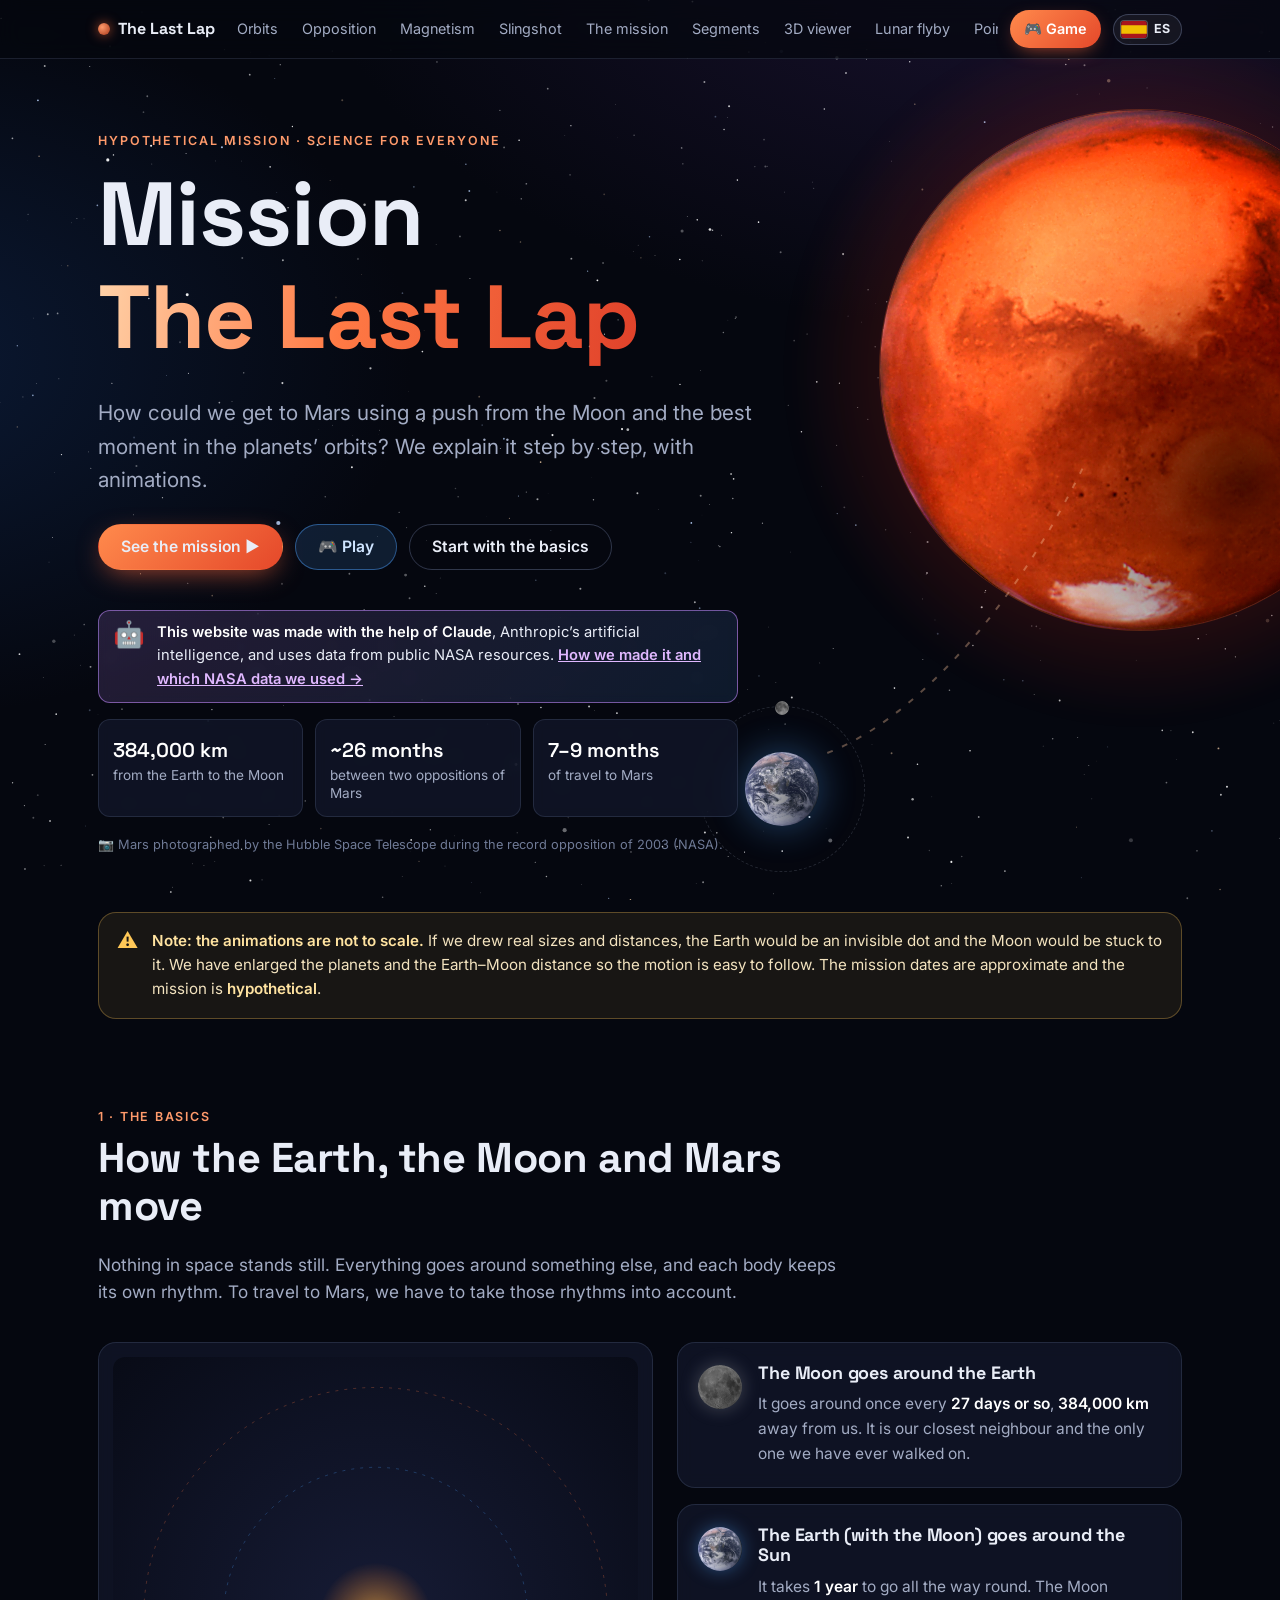
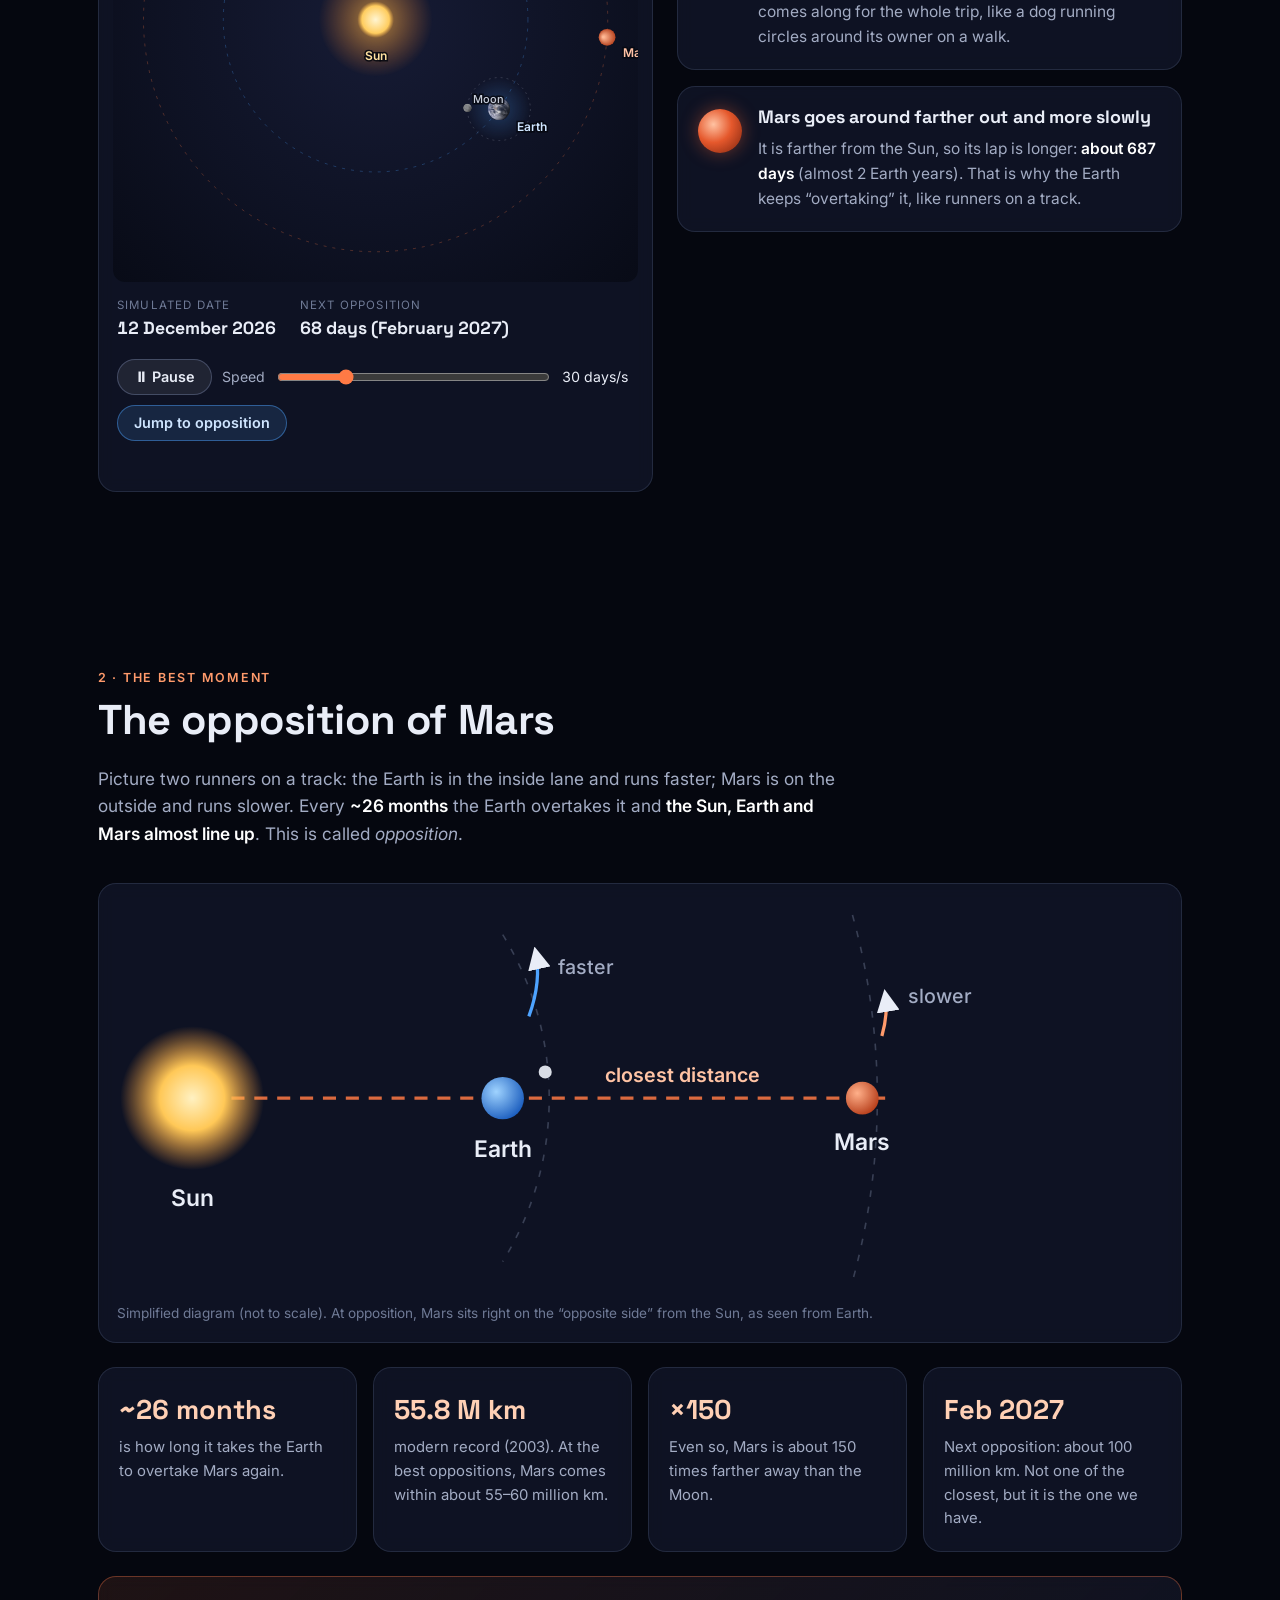
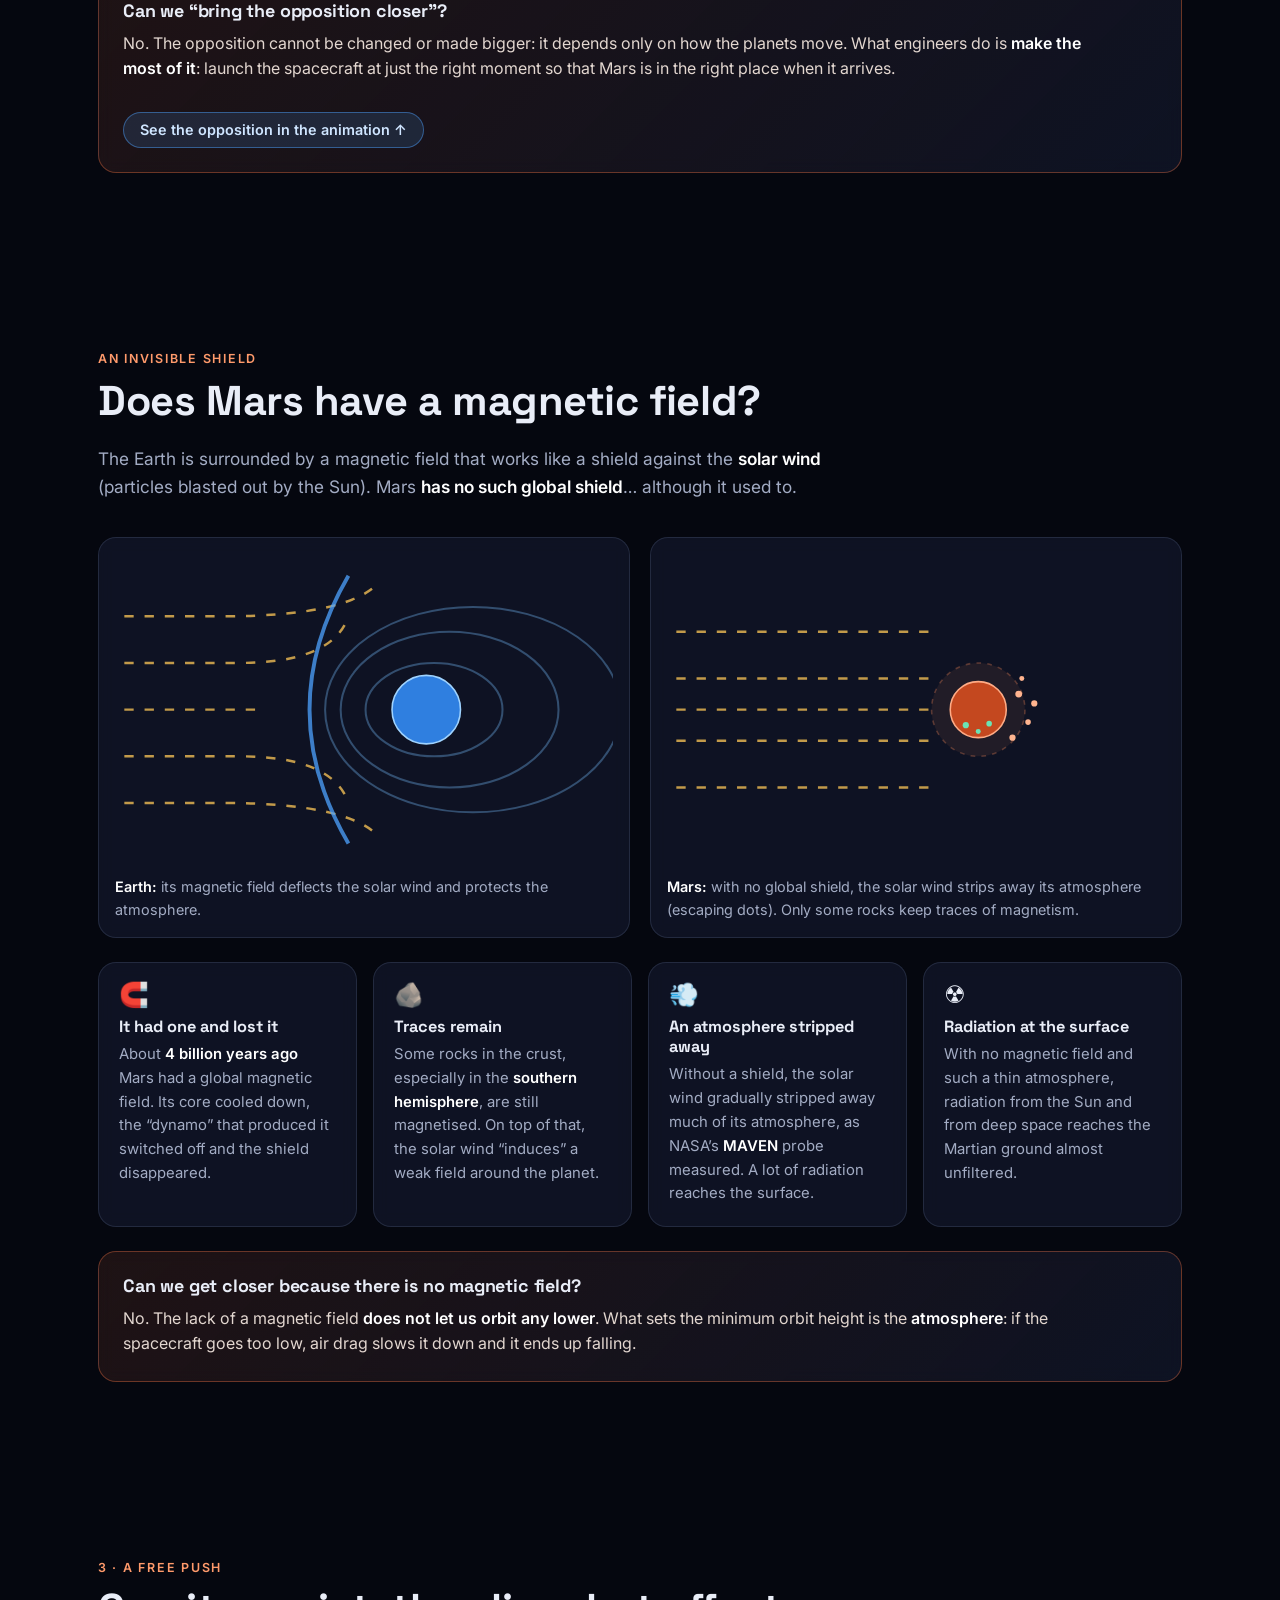
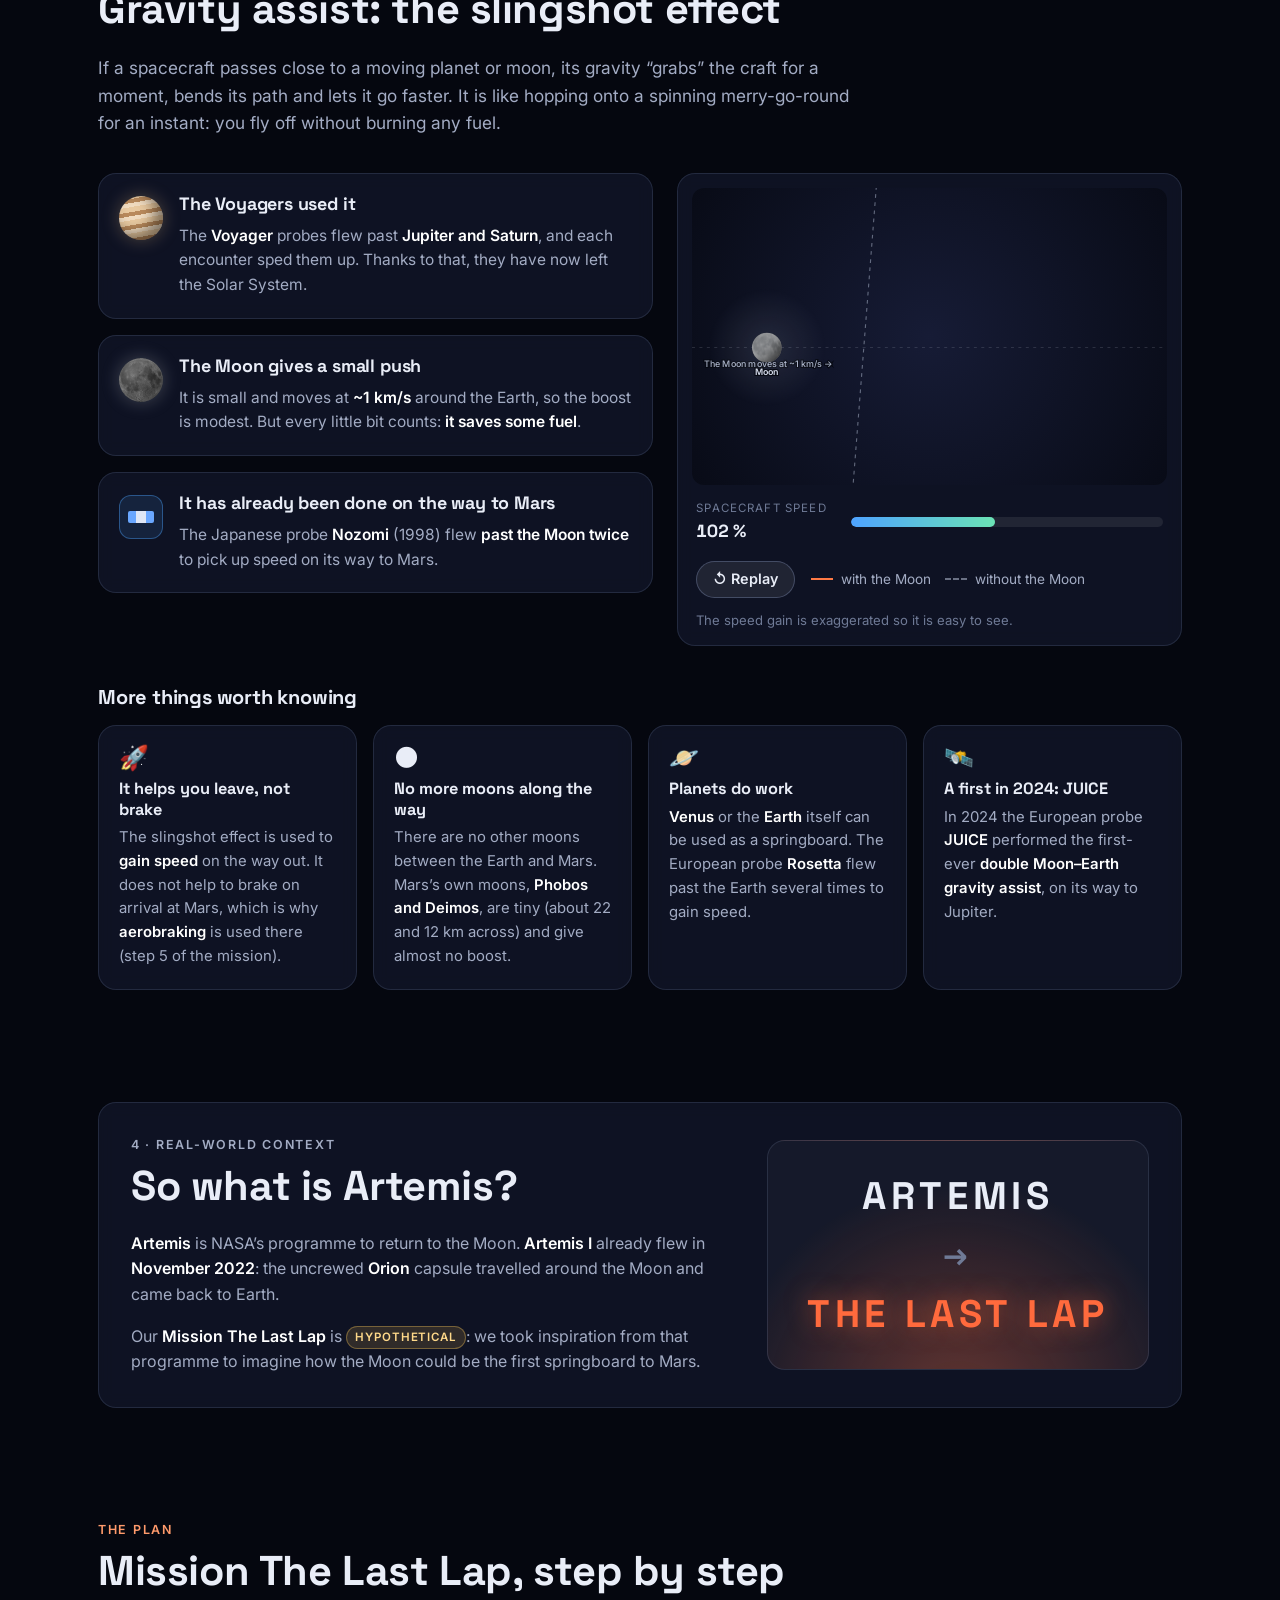
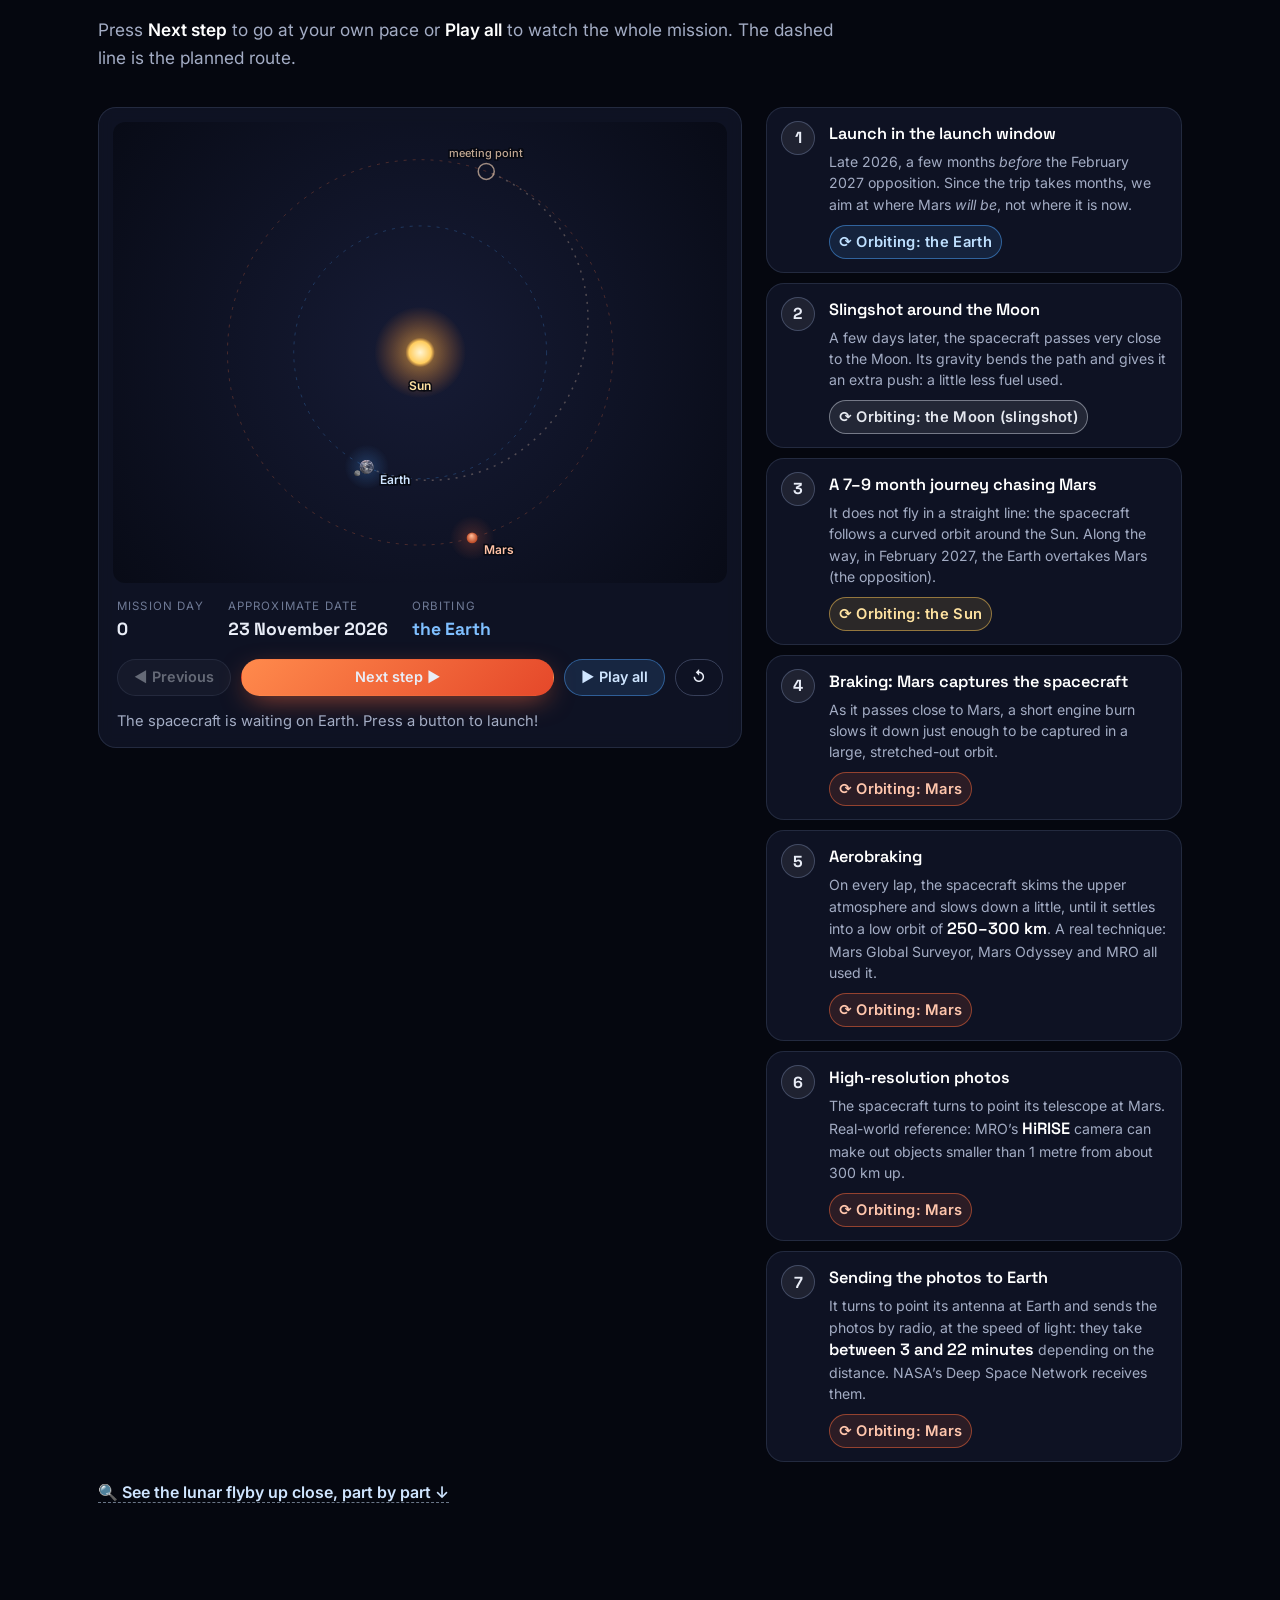
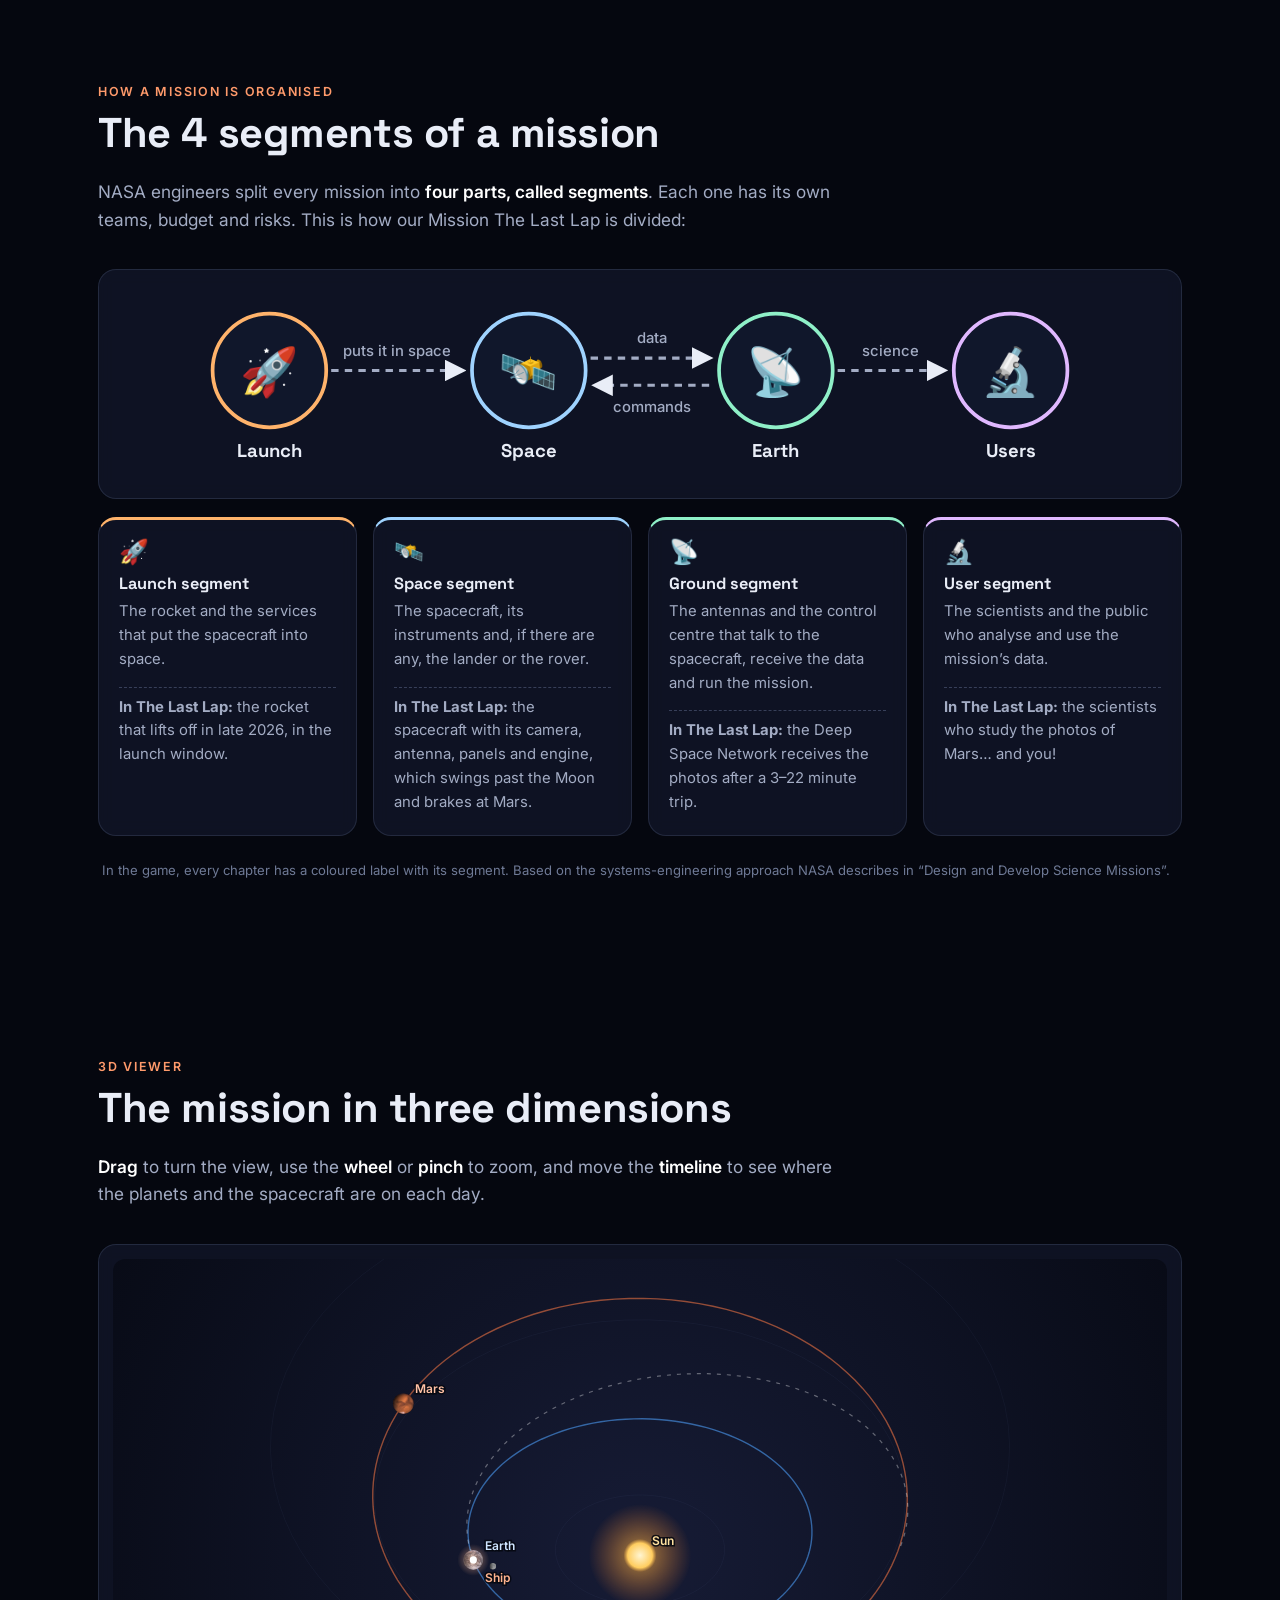
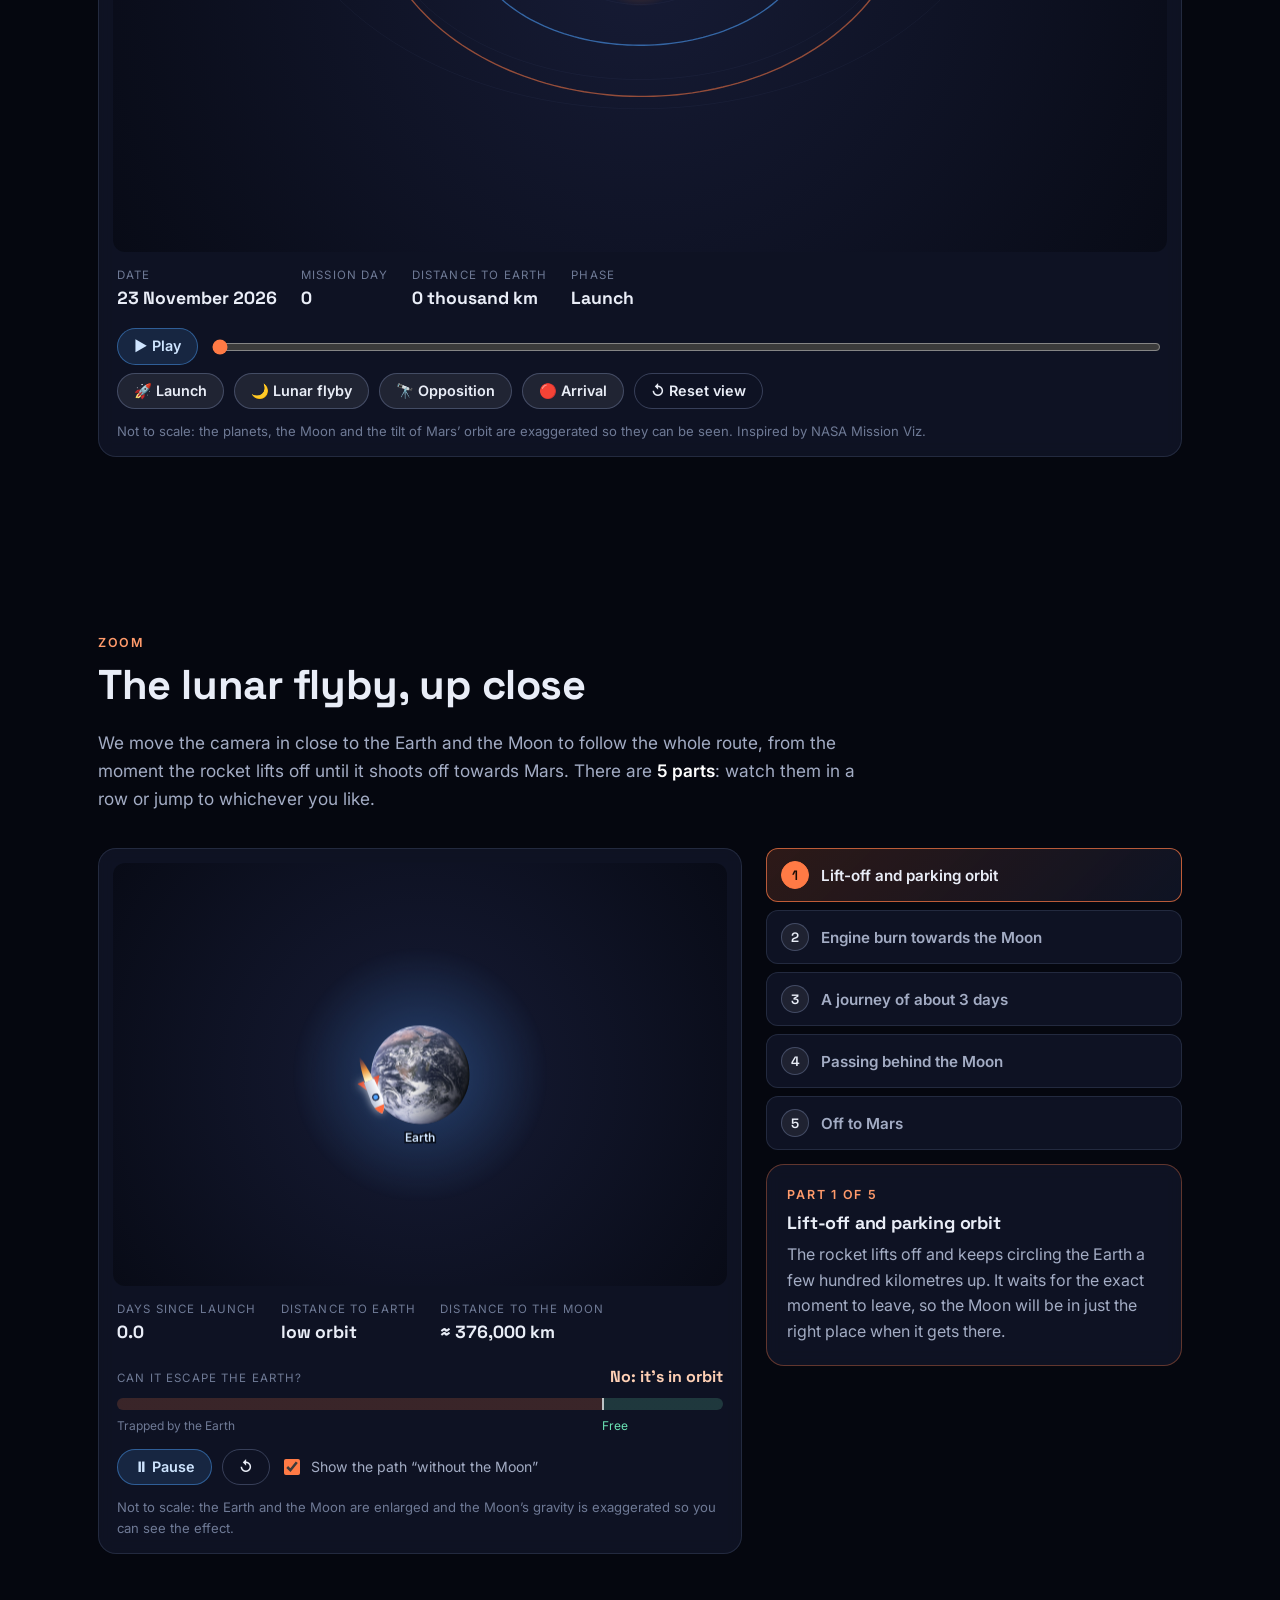
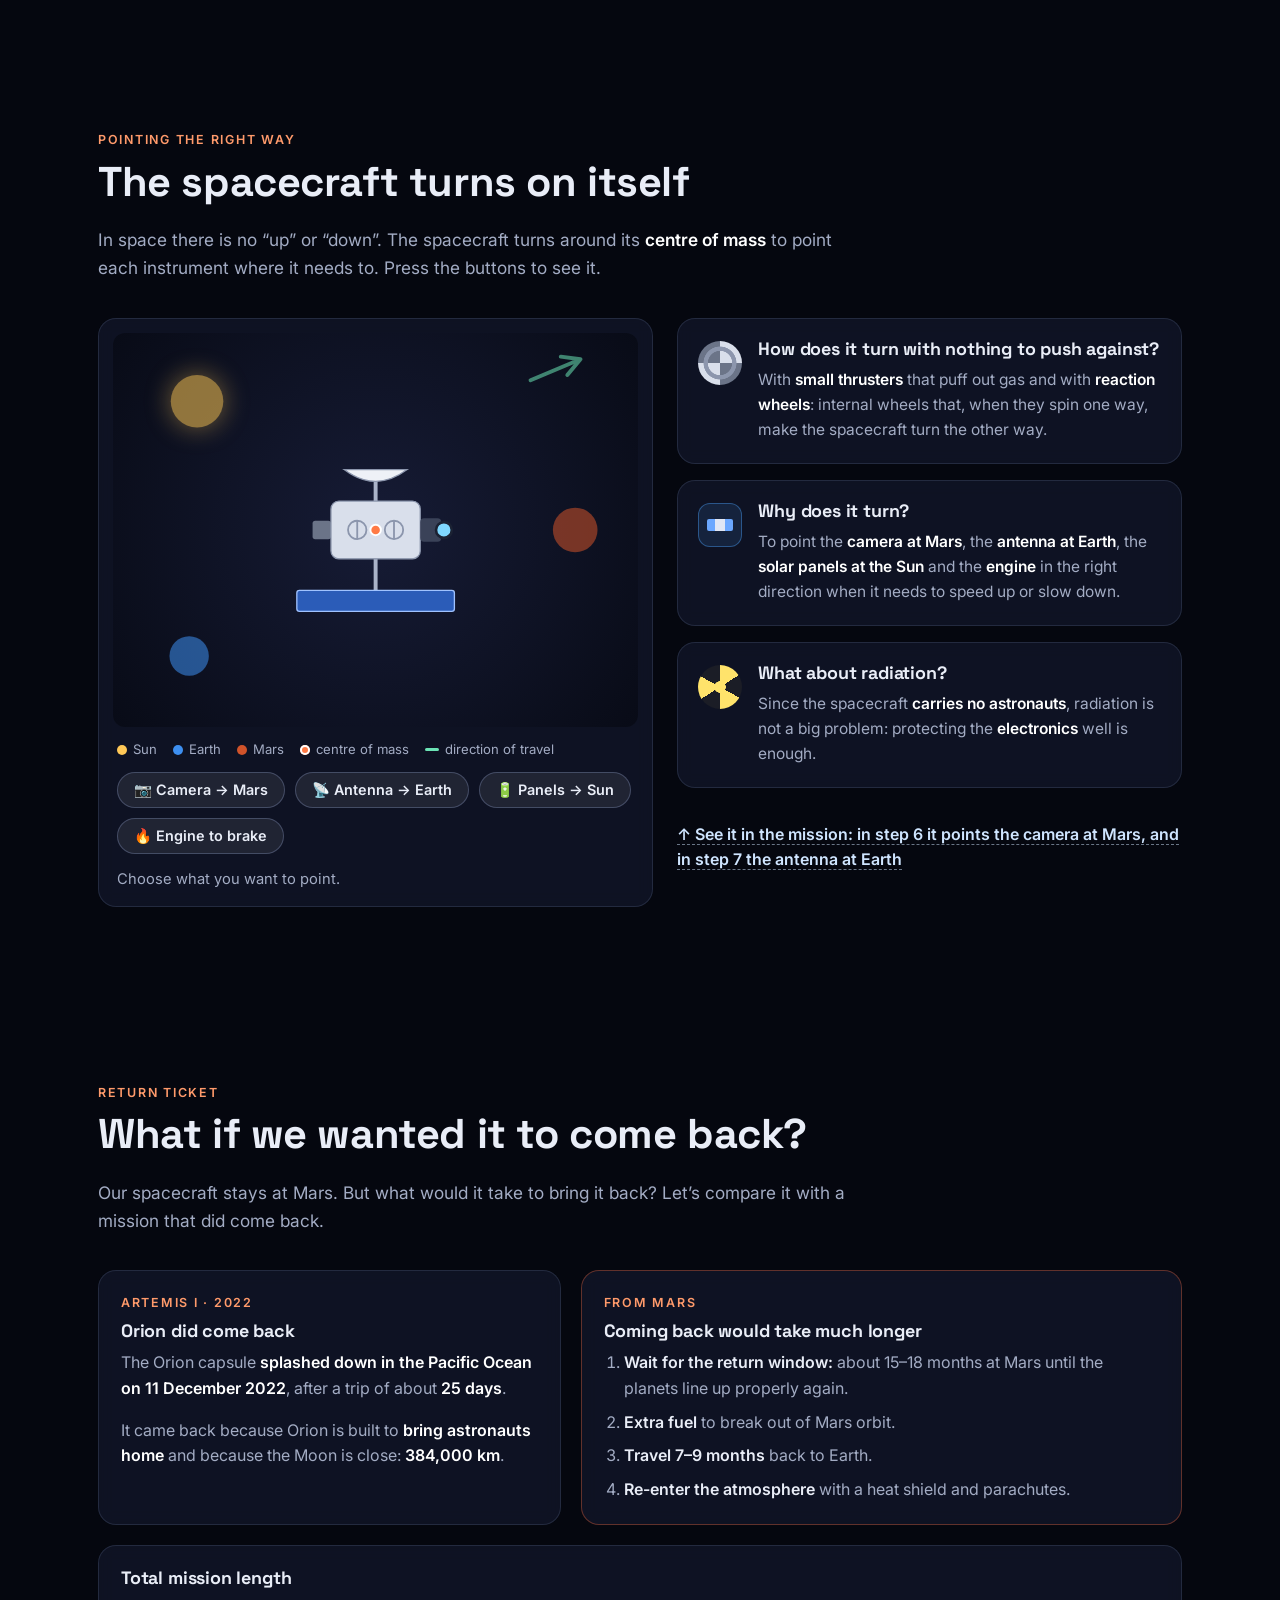
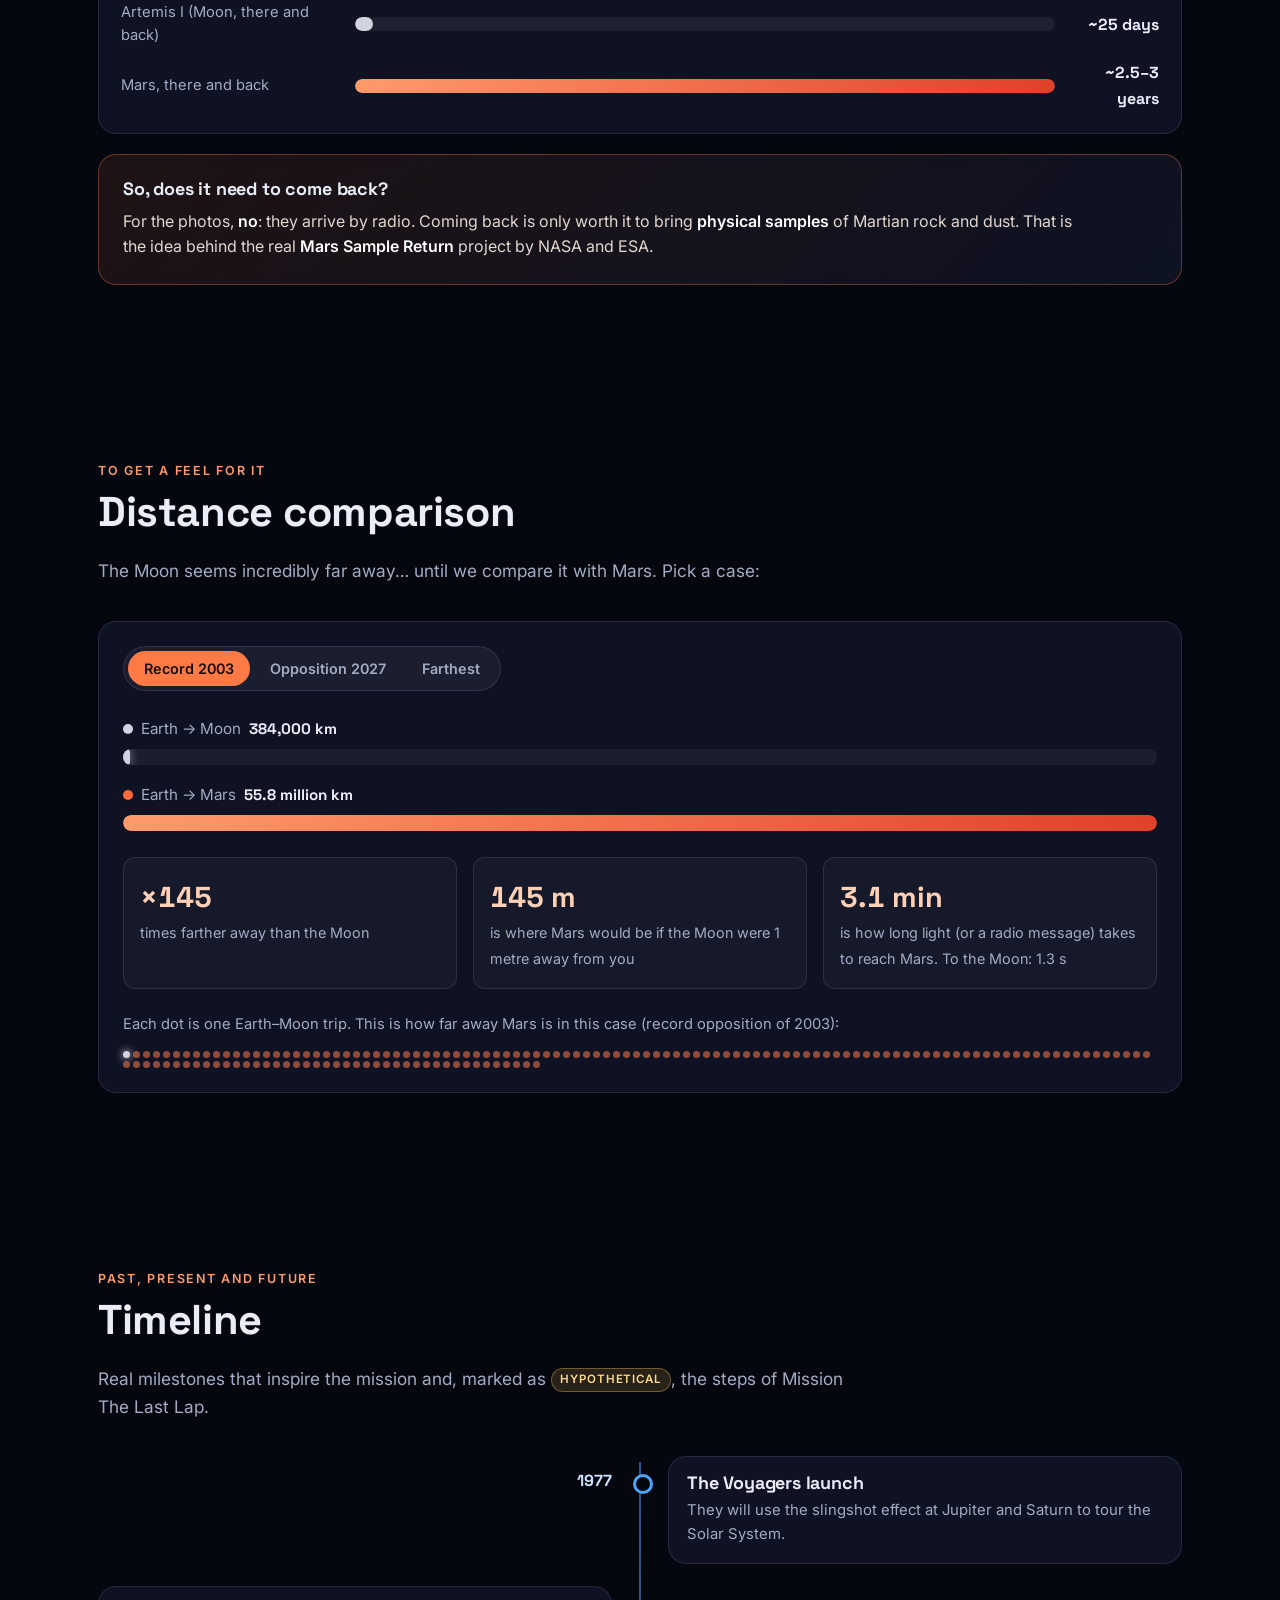
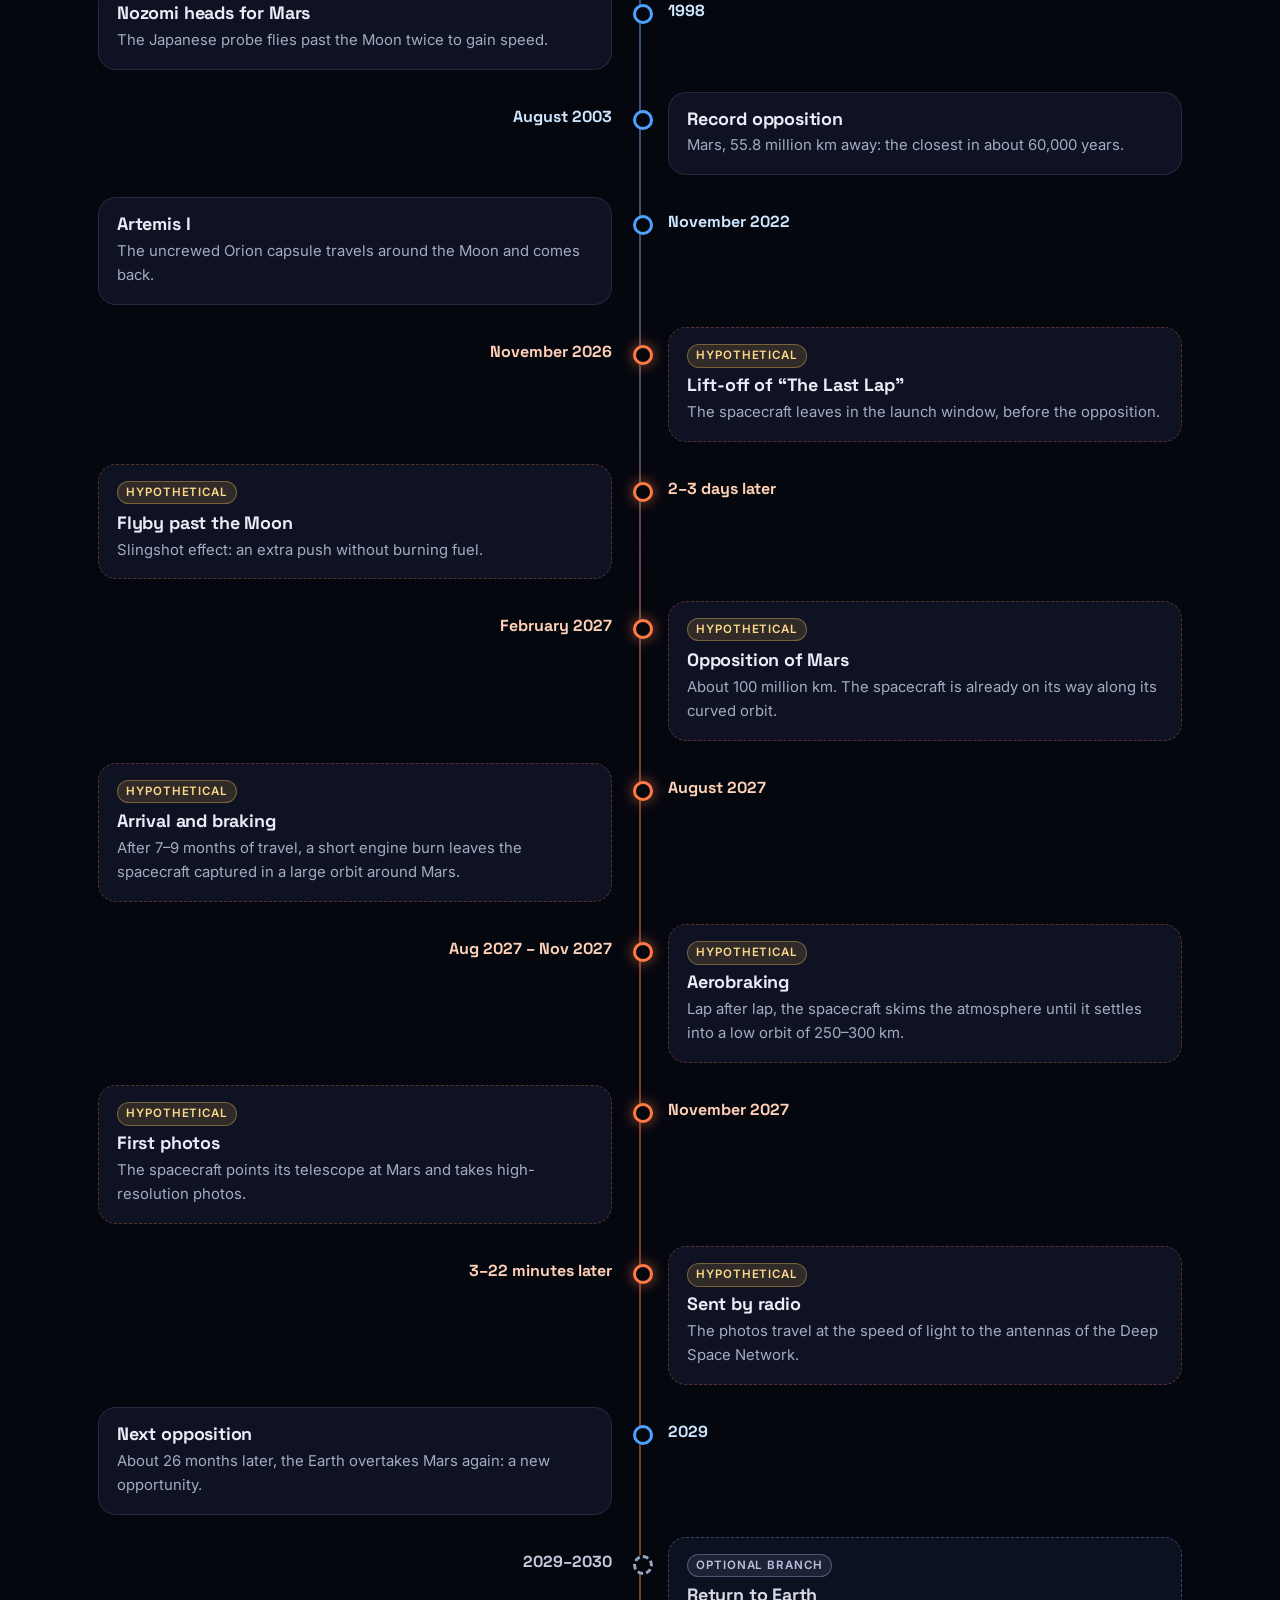
<file: index.html>
<!doctype html>
<html lang="en">
<head>
  <meta charset="utf-8">
  <meta name="viewport" content="width=device-width, initial-scale=1">
  <title>Misión The Last Lap</title>
  <meta name="description" content="Web educativa e interactiva sobre una misión hipotética a Marte que usa la Luna como impulso: órbitas, oposición de Marte, efecto honda y plan de la misión.">
  <meta name="theme-color" content="#05070f">
  <link rel="preconnect" href="https://fonts.googleapis.com">
  <link rel="preconnect" href="https://fonts.gstatic.com" crossorigin>
  <link href="https://fonts.googleapis.com/css2?family=Inter:wght@400;500;600&family=Space+Grotesk:wght@500;700&display=swap" rel="stylesheet">
  <link rel="stylesheet" href="styles.css">
</head>
<body>
  <canvas id="stars" aria-hidden="true"></canvas>

  <header class="nav">
    <div class="container nav-inner">
      <a class="brand" href="#inicio"><span class="brand-dot" aria-hidden="true"></span>The Last Lap</a>
      <button class="menu-btn" id="menu-btn" type="button" aria-expanded="false" aria-controls="site-nav" aria-label="Menú de secciones"></button>
      <nav id="site-nav" aria-label="Secciones">
        <a href="#orbitas">Órbitas</a>
        <a href="#oposicion">Oposición</a>
        <a href="#magnetismo">Magnetismo</a>
        <a href="#honda">Efecto honda</a>
        <a href="#mision">La misión</a>
        <a href="#segmentos">Segmentos</a>
        <a href="#visor3d">Visor 3D</a>
        <a href="#zoom-luna">Paso lunar</a>
        <a href="#orientacion">Orientación</a>
        <a href="#regreso">Regreso</a>
        <a href="#distancias">Distancias</a>
        <a href="#cronologia">Cronología</a>
        <a href="#estacion">Estación</a>
        <a href="#gravedad">Simulador de gravedad</a>
        <a href="#reto-luna">Reto lunar</a>
        <a href="#recursos">Recursos</a>
        <a href="#impacto">Impacto</a>
        <a href="#transparencia">Cómo se hizo</a>
      </nav>
      <a class="game-btn" href="#juego">🎮 Juego</a>
      <button class="lang-btn" id="lang-btn" type="button" aria-label="Switch to English" title="English">
        <svg class="flag flag-uk" viewBox="0 0 60 30" aria-hidden="true">
          <clipPath id="uk-s"><path d="M0,0 v30 h60 v-30 z"/></clipPath>
          <clipPath id="uk-t"><path d="M30,15 h30 v15 z v15 h-30 z h-30 v-15 z v-15 h30 z"/></clipPath>
          <g clip-path="url(#uk-s)">
            <path d="M0,0 v30 h60 v-30 z" fill="#012169"/>
            <path d="M0,0 L60,30 M60,0 L0,30" stroke="#fff" stroke-width="6"/>
            <path d="M0,0 L60,30 M60,0 L0,30" clip-path="url(#uk-t)" stroke="#C8102E" stroke-width="4"/>
            <path d="M30,0 v30 M0,15 h60" stroke="#fff" stroke-width="10"/>
            <path d="M30,0 v30 M0,15 h60" stroke="#C8102E" stroke-width="6"/>
          </g>
        </svg>
        <svg class="flag flag-es" viewBox="0 0 60 40" aria-hidden="true">
          <rect width="60" height="40" fill="#AA151B"/>
          <rect y="10" width="60" height="20" fill="#F1BF00"/>
        </svg>
        <span class="lang-code lang-code-en">EN</span><span class="lang-code lang-code-es">ES</span>
      </button>
    </div>
  </header>

  <main>
    <!-- PORTADA -->
    <section id="inicio" class="hero">
      <div class="hero-art" aria-hidden="true">
        <div class="hero-mars"></div>
        <div class="hero-earth"><div class="hero-moon-orbit"><div class="hero-moon"></div></div></div>
        <svg class="hero-path" viewBox="0 0 600 400" preserveAspectRatio="none">
          <path d="M60 360 C 200 330, 380 230, 520 70" />
        </svg>
      </div>
      <div class="container hero-content">
        <p class="eyebrow">Misión hipotética · Divulgación científica</p>
        <h1>Misión <span class="grad">The Last Lap</span></h1>
        <p class="lead">¿Cómo llegaríamos a Marte aprovechando el empujón de la Luna y el mejor momento de las órbitas? Te lo contamos paso a paso, con animaciones.</p>
        <div class="hero-cta">
          <a class="btn primary" href="#mision">Ver la misión ▶</a>
          <a class="btn accent" href="#juego">🎮 Jugar</a>
          <a class="btn ghost" href="#orbitas">Empezar por lo básico</a>
        </div>
        <aside class="ai-banner" role="note">
          <span class="ai-banner-icon" aria-hidden="true">🤖</span>
          <p><strong>Esta web se hizo con ayuda de Claude</strong>, la inteligencia artificial de Anthropic, y usa datos de recursos públicos de la NASA. <a href="#transparencia">Cómo la hicimos y qué datos de la NASA usamos →</a></p>
        </aside>
        <ul class="hero-stats">
          <li><strong>384.000 km</strong><span>de la Tierra a la Luna</span></li>
          <li><strong>~26 meses</strong><span>entre dos oposiciones de Marte</span></li>
          <li><strong>7–9 meses</strong><span>de viaje hasta Marte</span></li>
        </ul>
        <p class="photo-credit">📷 Marte fotografiado por el telescopio espacial Hubble durante la oposición récord de 2003 (NASA).</p>
      </div>
    </section>

    <div class="container">
      <aside class="notice" role="note">
        <span class="notice-icon" aria-hidden="true">⚠</span>
        <p><strong>Ojo: las animaciones no están a escala real.</strong> Si dibujáramos tamaños y distancias reales, la Tierra sería un puntito invisible y la Luna estaría pegada a ella. Hemos agrandado los planetas y la distancia Tierra–Luna para que se entienda el movimiento. Las fechas de la misión son aproximadas y la misión es <strong>hipotética</strong>.</p>
      </aside>
    </div>

    <!-- 1. ÓRBITAS -->
    <section id="orbitas" class="section">
      <div class="container">
        <header class="section-head">
          <p class="kicker">1 · Lo básico</p>
          <h2>Cómo se mueven la Tierra, la Luna y Marte</h2>
          <p class="section-lead">Nada en el espacio está quieto. Todo gira alrededor de algo, y cada cuerpo lleva su propio ritmo. Para ir a Marte hay que tener en cuenta esos ritmos.</p>
        </header>

        <div class="split">
          <figure class="viz card" id="solar-wrap">
            <canvas id="solar" class="canvas-square" role="img" aria-label="Animación del Sol con la Tierra, la Luna y Marte girando en sus órbitas"></canvas>
            <figcaption class="viz-bar">
              <div class="readout">
                <span class="readout-label">Fecha simulada</span>
                <span class="readout-value" id="solar-date">—</span>
              </div>
              <div class="readout">
                <span class="readout-label">Próxima oposición</span>
                <span class="readout-value" id="solar-next">—</span>
              </div>
            </figcaption>
            <div class="controls">
              <button class="btn small" id="solar-play" type="button">⏸ Pausa</button>
              <label class="speed">
                <span>Velocidad</span>
                <input type="range" id="solar-speed" min="2" max="120" value="30" aria-describedby="solar-speed-out">
                <output id="solar-speed-out">30 días/s</output>
              </label>
              <button class="btn small accent" id="solar-opp" type="button">Saltar a la oposición</button>
            </div>
            <p class="status" id="solar-status" aria-live="polite"></p>
          </figure>

          <div class="stack">
            <article class="card info">
              <div class="info-icon moon-ic" aria-hidden="true"></div>
              <div>
                <h3>La Luna gira alrededor de la Tierra</h3>
                <p>Da una vuelta cada <strong>unos 27 días</strong>, a <strong>384.000 km</strong> de nosotros. Es el astro más cercano y el único que ya hemos pisado.</p>
              </div>
            </article>
            <article class="card info">
              <div class="info-icon earth-ic" aria-hidden="true"></div>
              <div>
                <h3>La Tierra (con la Luna) gira alrededor del Sol</h3>
                <p>Tarda <strong>1 año</strong> en dar la vuelta completa. La Luna nos acompaña en todo el recorrido, como un perro que da vueltas a su dueño mientras pasean.</p>
              </div>
            </article>
            <article class="card info">
              <div class="info-icon mars-ic" aria-hidden="true"></div>
              <div>
                <h3>Marte gira más lejos y más despacio</h3>
                <p>Está más alejado del Sol, así que su vuelta es más larga: <strong>unos 687 días</strong> (casi 2 años terrestres). Por eso la Tierra lo va «adelantando» como en una pista de atletismo.</p>
              </div>
            </article>
          </div>
        </div>
      </div>
    </section>

    <!-- 2. OPOSICIÓN -->
    <section id="oposicion" class="section">
      <div class="container">
        <header class="section-head">
          <p class="kicker">2 · El mejor momento</p>
          <h2>La oposición de Marte</h2>
          <p class="section-lead">Imagina dos corredores en una pista: la Tierra va por la calle de dentro y más rápido; Marte, por fuera y más lento. Cada <strong>~26 meses</strong> la Tierra lo adelanta y quedan <strong>Sol, Tierra y Marte casi en línea</strong>. A eso se le llama <em>oposición</em>.</p>
        </header>

        <figure class="card diagram">
          <svg viewBox="0 0 640 240" role="img" aria-label="Esquema: el Sol, la Tierra y Marte alineados durante la oposición">
            <defs>
              <radialGradient id="g-sun" cx="50%" cy="50%" r="50%">
                <stop offset="0%" stop-color="#fff1c2"/><stop offset="45%" stop-color="#ffc857"/><stop offset="100%" stop-color="#ff9a3c" stop-opacity="0"/>
              </radialGradient>
              <radialGradient id="g-earth" cx="35%" cy="35%" r="70%">
                <stop offset="0%" stop-color="#9fd3ff"/><stop offset="100%" stop-color="#1d5fbf"/>
              </radialGradient>
              <radialGradient id="g-mars" cx="35%" cy="35%" r="70%">
                <stop offset="0%" stop-color="#ffb08a"/><stop offset="100%" stop-color="#b8401c"/>
              </radialGradient>
              <marker id="arrow" viewBox="0 0 10 10" refX="8" refY="5" markerWidth="7" markerHeight="7" orient="auto-start-reverse">
                <path d="M0 0 L10 5 L0 10 z" fill="currentColor"/>
              </marker>
            </defs>
            <path d="M 236 20 A 190 190 0 0 1 236 220" class="d-orbit"/>
            <path d="M 450 8 A 420 420 0 0 1 450 232" class="d-orbit"/>
            <line x1="56" y1="120" x2="470" y2="120" class="d-line"/>
            <circle cx="46" cy="120" r="44" fill="url(#g-sun)"/>
            <circle cx="236" cy="120" r="13" fill="url(#g-earth)"/>
            <circle cx="262" cy="104" r="4" fill="#d9dde6"/>
            <circle cx="456" cy="120" r="10" fill="url(#g-mars)"/>
            <path d="M 252 70 q 8 -22 4 -40" class="d-move earth-move" marker-end="url(#arrow)"/>
            <path d="M 468 82 q 4 -14 2 -26" class="d-move mars-move" marker-end="url(#arrow)"/>
            <text x="46" y="186" class="d-label" text-anchor="middle">Sol</text>
            <text x="236" y="156" class="d-label" text-anchor="middle">Tierra</text>
            <text x="456" y="152" class="d-label" text-anchor="middle">Marte</text>
            <text x="346" y="110" class="d-dist" text-anchor="middle">distancia mínima</text>
            <text x="270" y="44" class="d-small">más rápida</text>
            <text x="484" y="62" class="d-small">más lento</text>
          </svg>
          <figcaption>Esquema simplificado (no a escala). En la oposición, Marte queda justo «al otro lado» del Sol visto desde la Tierra.</figcaption>
        </figure>

        <div class="facts">
          <div class="fact card"><span class="fact-num">~26 meses</span><p>es lo que tarda la Tierra en volver a adelantar a Marte.</p></div>
          <div class="fact card"><span class="fact-num">55,8 M km</span><p>récord moderno (2003). En las mejores oposiciones, Marte se queda a unos 55–60 millones de km.</p></div>
          <div class="fact card"><span class="fact-num">×150</span><p>Aun así, Marte está unas 150 veces más lejos que la Luna.</p></div>
          <div class="fact card"><span class="fact-num">Feb 2027</span><p>Próxima oposición: unos 100 millones de km. No es de las más cercanas, pero es la que tenemos.</p></div>
        </div>

        <div class="callout card">
          <h3>¿Podemos «acercar» la oposición?</h3>
          <p>No. La oposición no se puede cambiar ni agrandar: depende solo de cómo giran los planetas. Lo que hacen los ingenieros es <strong>aprovecharla</strong>: lanzar la nave en el momento justo para que Marte esté en el sitio adecuado cuando ella llegue.</p>
          <button class="btn small accent" id="goto-opp" type="button">Ver la oposición en la animación ↑</button>
        </div>
      </div>
    </section>

    <!-- ¿MARTE TIENE CAMPO MAGNÉTICO? -->
    <section id="magnetismo" class="section">
      <div class="container">
        <header class="section-head">
          <p class="kicker">Escudo invisible</p>
          <h2>¿Marte tiene campo magnético?</h2>
          <p class="section-lead">La Tierra está rodeada por un campo magnético que funciona como un escudo contra el <strong>viento solar</strong> (partículas que salen disparadas del Sol). Marte <strong>no tiene ese escudo global</strong>… aunque lo tuvo.</p>
        </header>

        <div class="mag-compare">
          <figure class="card mag-fig">
            <svg viewBox="0 0 320 200" role="img" aria-label="La Tierra con su campo magnético desviando el viento solar">
              <g class="wind">
                <path d="M6 40 H70 Q150 40 170 18"/><path d="M6 70 H80 Q140 70 150 40"/><path d="M6 100 H96"/>
                <path d="M6 130 H80 Q140 130 150 160"/><path d="M6 160 H70 Q150 160 170 182"/>
              </g>
              <path class="bow" d="M150 14 Q100 100 150 186"/>
              <g class="field">
                <ellipse cx="205" cy="100" rx="44" ry="30"/><ellipse cx="215" cy="100" rx="70" ry="50"/><ellipse cx="230" cy="100" rx="95" ry="66"/>
              </g>
              <circle cx="200" cy="100" r="22" class="planet-earth"/>
            </svg>
            <figcaption><strong>Tierra:</strong> su campo magnético desvía el viento solar y protege la atmósfera.</figcaption>
          </figure>
          <figure class="card mag-fig">
            <svg viewBox="0 0 320 200" role="img" aria-label="Marte sin campo magnético: el viento solar choca con él y arranca parte de su atmósfera">
              <g class="wind">
                <path d="M6 50 H170"/><path d="M6 80 H170"/><path d="M6 100 H170"/><path d="M6 120 H170"/><path d="M6 150 H170"/>
              </g>
              <circle cx="200" cy="100" r="30" class="atmo-thin"/>
              <circle cx="200" cy="100" r="18" class="planet-mars"/>
              <g class="escape-dots">
                <circle cx="226" cy="90" r="2.2"/><circle cx="232" cy="108" r="1.8"/><circle cx="222" cy="118" r="2"/>
                <circle cx="228" cy="80" r="1.6"/><circle cx="236" cy="96" r="2"/>
              </g>
              <g class="crust"><circle cx="192" cy="110" r="2"/><circle cx="200" cy="114" r="1.6"/><circle cx="207" cy="109" r="1.8"/></g>
            </svg>
            <figcaption><strong>Marte:</strong> sin escudo global, el viento solar le arranca atmósfera (puntos que escapan). Solo quedan restos magnéticos en algunas rocas.</figcaption>
          </figure>
        </div>

        <div class="facts">
          <div class="fact card"><span class="fact-icon" aria-hidden="true">🧲</span><h4>Lo tuvo y lo perdió</h4><p>Hace unos <strong>4.000 millones de años</strong> Marte tenía un campo magnético global. Su núcleo se enfrió, la «dinamo» que lo generaba se apagó y el escudo desapareció.</p></div>
          <div class="fact card"><span class="fact-icon" aria-hidden="true">🪨</span><h4>Quedan restos</h4><p>Algunas rocas de la corteza, sobre todo en el <strong>hemisferio sur</strong>, siguen magnetizadas. Además, el viento solar «induce» un campo débil alrededor del planeta.</p></div>
          <div class="fact card"><span class="fact-icon" aria-hidden="true">💨</span><h4>Atmósfera arrancada</h4><p>Sin escudo, el viento solar le fue arrancando gran parte de la atmósfera: lo midió la sonda <strong>MAVEN</strong> de la NASA. A la superficie llega mucha radiación.</p></div>
          <div class="fact card"><span class="fact-icon" aria-hidden="true">☢️</span><h4>Radiación en la superficie</h4><p>Sin campo magnético y con una atmósfera tan fina, la radiación del Sol y del espacio llega casi sin filtro al suelo marciano.</p></div>
        </div>

        <div class="callout card">
          <h3>¿Podemos acercarnos más al no haber campo magnético?</h3>
          <p>No. Que Marte no tenga campo magnético <strong>no permite orbitar más bajo</strong>. Lo que marca la altura mínima de la órbita es la <strong>atmósfera</strong>: si la nave baja demasiado, el rozamiento la frena y acaba cayendo.</p>
        </div>
      </div>
    </section>

    <!-- 3. EFECTO HONDA -->
    <section id="honda" class="section">
      <div class="container">
        <header class="section-head">
          <p class="kicker">3 · Un empujón gratis</p>
          <h2>Asistencia gravitatoria: el efecto honda</h2>
          <p class="section-lead">Si una nave pasa cerca de un astro que se mueve, su gravedad la «engancha» un momento, la curva y la suelta más rápido. Es como subirse un instante a un tiovivo en marcha: sales disparado sin gastar combustible.</p>
        </header>

        <div class="split reverse">
          <figure class="viz card">
            <canvas id="sling" class="canvas-wide" role="img" aria-label="Animación: una nave pasa por detrás de la Luna en movimiento y sale con más velocidad"></canvas>
            <figcaption class="viz-bar">
              <div class="readout">
                <span class="readout-label">Velocidad de la nave</span>
                <span class="readout-value" id="sling-speed">100 %</span>
              </div>
              <div class="meter" aria-hidden="true"><div class="meter-fill" id="sling-meter"></div></div>
            </figcaption>
            <div class="controls">
              <button class="btn small" id="sling-replay" type="button">↺ Repetir</button>
              <span class="legend"><i class="lg-ship"></i>con la Luna <i class="lg-ghost"></i>sin la Luna</span>
            </div>
            <p class="fine">El aumento de velocidad está exagerado para que se vea bien.</p>
          </figure>

          <div class="stack">
            <article class="card info">
              <div class="info-icon jup-ic" aria-hidden="true"></div>
              <div>
                <h3>Lo usaron las Voyager</h3>
                <p>Las sondas <strong>Voyager</strong> pasaron junto a <strong>Júpiter y Saturno</strong> y cada encuentro las aceleró. Gracias a eso hoy están fuera del sistema solar.</p>
              </div>
            </article>
            <article class="card info">
              <div class="info-icon moon-ic" aria-hidden="true"></div>
              <div>
                <h3>La Luna da un empujón pequeño</h3>
                <p>Es un astro pequeño y se mueve a <strong>~1 km/s</strong> alrededor de la Tierra, así que el impulso es modesto. Pero cada poco cuenta: <strong>ahorra algo de combustible</strong>.</p>
              </div>
            </article>
            <article class="card info">
              <div class="info-icon probe-ic" aria-hidden="true"></div>
              <div>
                <h3>Ya se ha hecho rumbo a Marte</h3>
                <p>La sonda japonesa <strong>Nozomi</strong> (1998) pasó <strong>dos veces junto a la Luna</strong> para coger impulso en su camino hacia Marte.</p>
              </div>
            </article>
          </div>
        </div>

        <h3 class="sub-head">Más cosas que conviene saber</h3>
        <div class="facts honda-more">
          <div class="fact card"><span class="fact-icon" aria-hidden="true">🚀</span><h4>Sirve para salir, no para frenar</h4><p>El efecto honda se usa para <strong>ganar velocidad</strong> al salir. Para frenar al llegar a Marte no ayuda, por eso allí se usa el <strong>aerofrenado</strong> (paso 5 de la misión).</p></div>
          <div class="fact card"><span class="fact-icon" aria-hidden="true">🌑</span><h4>No hay más lunas por el camino</h4><p>Entre la Tierra y Marte no hay otras lunas. Las de Marte, <strong>Fobos y Deimos</strong>, son diminutas (unos 22 y 12 km) y casi no dan impulso.</p></div>
          <div class="fact card"><span class="fact-icon" aria-hidden="true">🪐</span><h4>Los planetas sí sirven</h4><p>Se puede usar a <strong>Venus</strong> o a la propia <strong>Tierra</strong> como trampolín. La sonda europea <strong>Rosetta</strong> pasó varias veces junto a la Tierra para ganar velocidad.</p></div>
          <div class="fact card"><span class="fact-icon" aria-hidden="true">🛰️</span><h4>Un estreno en 2024: JUICE</h4><p>La sonda europea <strong>JUICE</strong> hizo en 2024 la primera <strong>doble asistencia Luna–Tierra</strong> de la historia, camino a Júpiter.</p></div>
        </div>
      </div>
    </section>

    <!-- 4. ARTEMIS -->
    <section id="artemis" class="section tight">
      <div class="container">
        <div class="artemis card">
          <div>
            <p class="kicker">4 · Contexto real</p>
            <h2>¿Y qué es Artemis?</h2>
            <p><strong>Artemis</strong> es el programa de la NASA para volver a la Luna. <strong>Artemis I</strong> ya voló en <strong>noviembre de 2022</strong>: la cápsula <strong>Orion</strong>, sin tripulación, viajó alrededor de la Luna y regresó a la Tierra.</p>
            <p>Nuestra <strong>Misión The Last Lap</strong> es <span class="tag">hipotética</span>: nos inspiramos en ese programa para imaginar cómo la Luna podría ser el primer trampolín hacia Marte.</p>
          </div>
          <div class="artemis-badge" aria-hidden="true">
            <span>ARTEMIS</span><span class="arrow">→</span><span class="mars-word">THE LAST LAP</span>
          </div>
        </div>
      </div>
    </section>

    <!-- MISIÓN -->
    <section id="mision" class="section mission">
      <div class="container">
        <header class="section-head">
          <p class="kicker">El plan</p>
          <h2>Misión The Last Lap, paso a paso</h2>
          <p class="section-lead">Pulsa <strong>Siguiente paso</strong> para avanzar a tu ritmo o <strong>Reproducir todo</strong> para ver la misión completa. La línea discontinua es la ruta prevista.</p>
        </header>

        <div class="mission-grid">
          <figure class="viz card mission-viz">
            <canvas id="mission" class="canvas-mission" role="img" aria-label="Animación de la misión en 7 pasos: despegue, paso junto a la Luna, viaje, frenado, aerofrenado, fotos y envío a la Tierra"></canvas>
            <figcaption class="viz-bar">
              <div class="readout">
                <span class="readout-label">Día de misión</span>
                <span class="readout-value" id="m-day">0</span>
              </div>
              <div class="readout">
                <span class="readout-label">Fecha aproximada</span>
                <span class="readout-value" id="m-date">—</span>
              </div>
              <div class="readout">
                <span class="readout-label">Gira alrededor de</span>
                <span class="readout-value around" id="m-around">Tierra</span>
              </div>
              <div class="readout" id="m-photos-wrap" hidden>
                <span class="readout-label">Fotos tomadas</span>
                <span class="readout-value" id="m-photos">0</span>
              </div>
              <div class="readout" id="m-delay-wrap" hidden>
                <span class="readout-label">Retraso de la señal</span>
                <span class="readout-value" id="m-delay">—</span>
              </div>
            </figcaption>
            <div class="controls">
              <button class="btn small" id="m-prev" type="button">◀ Anterior</button>
              <button class="btn small primary" id="m-next" type="button">Siguiente paso ▶</button>
              <button class="btn small accent" id="m-play" type="button">▶ Reproducir todo</button>
              <button class="btn small ghost" id="m-reset" type="button" aria-label="Reiniciar la misión">↺</button>
            </div>
            <p class="status" id="m-status" aria-live="polite">La nave espera en la Tierra. ¡Pulsa un botón para despegar!</p>
          </figure>

          <ol class="steps" id="m-steps">
            <li data-step="1">
              <button type="button" class="step-btn">
                <span class="step-num">1</span>
                <span class="step-body">
                  <strong>Despegue en la ventana de lanzamiento</strong>
                  <span>Finales de 2026, unos meses <em>antes</em> de la oposición de febrero de 2027. Como el viaje dura meses, apuntamos a donde <em>estará</em> Marte, no a donde está.</span>
                  <span class="orbit-chip earth">⟳ Gira alrededor de: la Tierra</span>
                </span>
              </button>
            </li>
            <li data-step="2">
              <button type="button" class="step-btn">
                <span class="step-num">2</span>
                <span class="step-body">
                  <strong>Efecto honda con la Luna</strong>
                  <span>A los pocos días, la nave pasa muy cerca de la Luna. Su gravedad la curva y le da un empujón extra: algo menos de combustible gastado.</span>
                  <span class="orbit-chip moon">⟳ Gira alrededor de: la Luna (efecto honda)</span>
                </span>
              </button>
            </li>
            <li data-step="3">
              <button type="button" class="step-btn">
                <span class="step-num">3</span>
                <span class="step-body">
                  <strong>Viaje de 7–9 meses persiguiendo a Marte</strong>
                  <span>No se va en línea recta: la nave sigue una órbita curva alrededor del Sol. Por el camino, en febrero de 2027, la Tierra adelanta a Marte (la oposición).</span>
                  <span class="orbit-chip sun">⟳ Gira alrededor de: el Sol</span>
                </span>
              </button>
            </li>
            <li data-step="4">
              <button type="button" class="step-btn">
                <span class="step-num">4</span>
                <span class="step-body">
                  <strong>Frenado: Marte atrapa la nave</strong>
                  <span>Al pasar cerca de Marte, un encendido corto del motor la frena lo justo para quedar atrapada en una órbita grande y alargada.</span>
                  <span class="orbit-chip mars">⟳ Gira alrededor de: Marte</span>
                </span>
              </button>
            </li>
            <li data-step="5">
              <button type="button" class="step-btn">
                <span class="step-num">5</span>
                <span class="step-body">
                  <strong>Aerofrenado</strong>
                  <span>En cada vuelta, la nave roza la parte alta de la atmósfera y se frena un poco, hasta quedar en una órbita baja de <strong>250–300 km</strong>. Técnica real: la usaron Mars Global Surveyor, Mars Odyssey y MRO.</span>
                  <span class="orbit-chip mars">⟳ Gira alrededor de: Marte</span>
                </span>
              </button>
            </li>
            <li data-step="6">
              <button type="button" class="step-btn">
                <span class="step-num">6</span>
                <span class="step-body">
                  <strong>Fotos de alta resolución</strong>
                  <span>La nave gira para apuntar su telescopio a Marte. Referencia real: la cámara <strong>HiRISE</strong> de MRO distingue objetos de menos de 1 metro desde unos 300 km.</span>
                  <span class="orbit-chip mars">⟳ Gira alrededor de: Marte</span>
                </span>
              </button>
            </li>
            <li data-step="7">
              <button type="button" class="step-btn">
                <span class="step-num">7</span>
                <span class="step-body">
                  <strong>Envío de las fotos a la Tierra</strong>
                  <span>Gira para apuntar la antena a la Tierra y manda las fotos por radio, a la velocidad de la luz: tardan <strong>entre 3 y 22 minutos</strong> según la distancia. Las recibe la Red de Espacio Profundo de la NASA.</span>
                  <span class="orbit-chip mars">⟳ Gira alrededor de: Marte</span>
                </span>
              </button>
            </li>
          </ol>
        </div>
        <p class="zoom-link"><a href="#zoom-luna">🔍 Ver de cerca el paso por la Luna, parte a parte ↓</a></p>
      </div>
    </section>

    <!-- LOS 4 SEGMENTOS DE UNA MISIÓN -->
    <section id="segmentos" class="section">
      <div class="container">
        <header class="section-head">
          <p class="kicker">Cómo se organiza una misión</p>
          <h2>Los 4 segmentos de una misión</h2>
          <p class="section-lead">Los ingenieros de la NASA dividen cada misión en <strong>cuatro partes, llamadas segmentos</strong>. Cada una tiene sus propios equipos, presupuesto y riesgos. Así se reparte nuestra Misión The Last Lap:</p>
        </header>

        <figure class="card seg-flow">
          <svg viewBox="0 0 760 170" role="img" aria-label="Esquema: el segmento de lanzamiento pone la nave en el espacio, la nave y el segmento terrestre intercambian datos y órdenes, y los datos llegan a los científicos">
            <defs><marker id="seg-arrow" viewBox="0 0 10 10" refX="8" refY="5" markerWidth="7" markerHeight="7" orient="auto"><path d="M0 0 L10 5 L0 10z" fill="currentColor"/></marker></defs>
            <g class="seg-node launch"><circle cx="80" cy="70" r="46"/><text x="80" y="84" text-anchor="middle" class="seg-ic">🚀</text><text x="80" y="140" text-anchor="middle" class="seg-name">Lanzamiento</text></g>
            <g class="seg-node space"><circle cx="290" cy="70" r="46"/><text x="290" y="84" text-anchor="middle" class="seg-ic">🛰️</text><text x="290" y="140" text-anchor="middle" class="seg-name">Espacio</text></g>
            <g class="seg-node ground"><circle cx="490" cy="70" r="46"/><text x="490" y="84" text-anchor="middle" class="seg-ic">📡</text><text x="490" y="140" text-anchor="middle" class="seg-name">Tierra</text></g>
            <g class="seg-node user"><circle cx="680" cy="70" r="46"/><text x="680" y="84" text-anchor="middle" class="seg-ic">🔬</text><text x="680" y="140" text-anchor="middle" class="seg-name">Usuarios</text></g>
            <path d="M130 70 H236" class="seg-link" marker-end="url(#seg-arrow)"/><text x="183" y="58" text-anchor="middle" class="seg-lbl">pone en el espacio</text>
            <path d="M340 60 H436" class="seg-link" marker-end="url(#seg-arrow)"/><path d="M436 82 H344" class="seg-link" marker-end="url(#seg-arrow)"/>
            <text x="390" y="48" text-anchor="middle" class="seg-lbl">datos</text><text x="390" y="104" text-anchor="middle" class="seg-lbl">órdenes</text>
            <path d="M540 70 H626" class="seg-link" marker-end="url(#seg-arrow)"/><text x="583" y="58" text-anchor="middle" class="seg-lbl">ciencia</text>
          </svg>
        </figure>

        <div class="facts seg-cards">
          <div class="fact card seg-card launch"><span class="fact-icon" aria-hidden="true">🚀</span><h4>Segmento de lanzamiento</h4><p>El cohete y los servicios que ponen la nave en el espacio.</p><p class="seg-ex"><b>En The Last Lap:</b> el cohete que despega a finales de 2026, en la ventana de lanzamiento.</p></div>
          <div class="fact card seg-card space"><span class="fact-icon" aria-hidden="true">🛰️</span><h4>Segmento espacial</h4><p>La nave, sus instrumentos y, si los hay, el módulo de aterrizaje o el rover.</p><p class="seg-ex"><b>En The Last Lap:</b> la nave con su cámara, antena, paneles y motor, que pasa por la Luna y frena en Marte.</p></div>
          <div class="fact card seg-card ground"><span class="fact-icon" aria-hidden="true">📡</span><h4>Segmento terrestre</h4><p>Las antenas y el centro de control que hablan con la nave, reciben los datos y dirigen la misión.</p><p class="seg-ex"><b>En The Last Lap:</b> la Red de Espacio Profundo recibe las fotos tras 3–22 minutos de viaje.</p></div>
          <div class="fact card seg-card user"><span class="fact-icon" aria-hidden="true">🔬</span><h4>Segmento de usuarios</h4><p>Los científicos y el público que analizan y usan los datos de la misión.</p><p class="seg-ex"><b>En The Last Lap:</b> los científicos que estudian las fotos de Marte… ¡y tú!</p></div>
        </div>
        <p class="fine">En el juego, cada capítulo lleva una etiqueta de color con su segmento. Basado en el enfoque de ingeniería de sistemas que describe la NASA en «Design and Develop Science Missions».</p>
      </div>
    </section>

    <!-- VISOR 3D -->
    <section id="visor3d" class="section">
      <div class="container">
        <header class="section-head">
          <p class="kicker">Visor 3D</p>
          <h2>La misión en tres dimensiones</h2>
          <p class="section-lead"><strong>Arrastra</strong> para girar la vista, usa la <strong>rueda</strong> o <strong>pellizca</strong> para acercarte y mueve la <strong>línea de tiempo</strong> para ver dónde están los planetas y la nave cada día.</p>
        </header>
        <figure class="viz card v3d-card">
          <canvas id="v3d" class="canvas-v3d" tabindex="0" role="img" aria-label="Visor 3D: el Sol, las órbitas de la Tierra y Marte y la trayectoria de la nave, que se puede girar y recorrer en el tiempo"></canvas>
          <figcaption class="viz-bar">
            <div class="readout"><span class="readout-label">Fecha</span><span class="readout-value" id="v3d-date">—</span></div>
            <div class="readout"><span class="readout-label">Día de misión</span><span class="readout-value" id="v3d-day">0</span></div>
            <div class="readout"><span class="readout-label">Distancia a la Tierra</span><span class="readout-value" id="v3d-dist">—</span></div>
            <div class="readout"><span class="readout-label">Fase</span><span class="readout-value" id="v3d-phase">—</span></div>
          </figcaption>
          <div class="v3d-time">
            <button class="btn small accent" id="v3d-play" type="button">▶ Reproducir</button>
            <input type="range" id="v3d-slider" min="0" max="320" step="1" value="0" aria-label="Día de misión">
          </div>
          <div class="controls v3d-events">
            <button class="btn small" type="button" data-v3d-day="0">🚀 Despegue</button>
            <button class="btn small" type="button" data-v3d-day="3">🌙 Paso por la Luna</button>
            <button class="btn small" type="button" data-v3d-day="96">🔭 Oposición</button>
            <button class="btn small" type="button" data-v3d-day="259">🔴 Llegada</button>
            <button class="btn small ghost" type="button" id="v3d-reset">↺ Vista inicial</button>
          </div>
          <p class="fine">No está a escala: los planetas, la Luna y la inclinación de la órbita de Marte están exagerados para que se vean. Inspirado en NASA Mission Viz.</p>
        </figure>
      </div>
    </section>

    <!-- ZOOM: PASO POR LA LUNA -->
    <section id="zoom-luna" class="section">
      <div class="container">
        <header class="section-head">
          <p class="kicker">Zoom</p>
          <h2>El paso por la Luna, de cerca</h2>
          <p class="section-lead">Acercamos la cámara a la Tierra y a la Luna para ver todo el recorrido, desde que el cohete despega hasta que sale disparado hacia Marte. Son <strong>5 partes</strong>: puedes verlas seguidas o saltar a la que quieras.</p>
        </header>

        <div class="flyby-grid">
          <figure class="viz card">
            <canvas id="flyby" class="canvas-flyby" role="img" aria-label="Animación de cerca: el cohete sale de la Tierra, viaja hasta la Luna, pasa por detrás de ella y sale acelerado hacia Marte"></canvas>
            <figcaption class="viz-bar">
              <div class="readout">
                <span class="readout-label">Días desde el despegue</span>
                <span class="readout-value" id="fb-days">0</span>
              </div>
              <div class="readout">
                <span class="readout-label">Distancia a la Tierra</span>
                <span class="readout-value" id="fb-dist">—</span>
              </div>
              <div class="readout">
                <span class="readout-label">Distancia a la Luna</span>
                <span class="readout-value" id="fb-moon">—</span>
              </div>
            </figcaption>
            <div class="escape">
              <div class="escape-head">
                <span class="readout-label">¿Puede escapar de la Tierra?</span>
                <span class="escape-state" id="fb-escape">No: está atrapada</span>
              </div>
              <div class="escape-track" aria-hidden="true">
                <div class="escape-fill" id="fb-escape-fill"></div>
                <span class="escape-mark"></span>
              </div>
              <div class="escape-scale" aria-hidden="true"><span>Atrapada por la Tierra</span><span>Libre</span></div>
            </div>
            <div class="controls">
              <button class="btn small accent" id="fb-play" type="button">▶ Reproducir</button>
              <button class="btn small ghost" id="fb-reset" type="button" aria-label="Volver al principio">↺</button>
              <label class="check"><input type="checkbox" id="fb-ghost" checked> <span>Ver el camino «sin la Luna»</span></label>
            </div>
            <p class="fine">No está a escala: la Tierra y la Luna están agrandadas y la gravedad de la Luna, exagerada para que se vea el efecto.</p>
          </figure>

          <div class="parts">
            <ol class="part-list" id="fb-parts">
              <li><button type="button" data-part="0"><span class="part-num">1</span>Despegue y órbita de espera</button></li>
              <li><button type="button" data-part="1"><span class="part-num">2</span>Encendido hacia la Luna</button></li>
              <li><button type="button" data-part="2"><span class="part-num">3</span>Travesía de unos 3 días</button></li>
              <li><button type="button" data-part="3"><span class="part-num">4</span>Paso por detrás de la Luna</button></li>
              <li><button type="button" data-part="4"><span class="part-num">5</span>Salida hacia Marte</button></li>
            </ol>
            <article class="card part-card" aria-live="polite">
              <p class="kicker" id="fb-part-kicker">Parte 1 de 5</p>
              <h3 id="fb-part-title">Despegue y órbita de espera</h3>
              <p id="fb-part-text"></p>
            </article>
          </div>
        </div>
      </div>
    </section>

    <!-- LA NAVE GIRA SOBRE SÍ MISMA -->
    <section id="orientacion" class="section">
      <div class="container">
        <header class="section-head">
          <p class="kicker">Apuntar bien</p>
          <h2>La nave gira sobre sí misma</h2>
          <p class="section-lead">En el espacio no hay «arriba» ni «abajo». La nave gira alrededor de su <strong>centro de masa</strong> para apuntar cada aparato hacia donde lo necesita. Pulsa los botones para verlo.</p>
        </header>

        <div class="split">
          <figure class="viz card spin-viz">
            <svg viewBox="0 0 400 300" class="spin-svg" role="img" aria-label="Esquema de la nave girando para apuntar la cámara, la antena, los paneles o el motor">
              <g class="spin-targets">
                <g class="tgt" data-tgt="sun"><circle cx="64" cy="52" r="20" class="tgt-sun"/></g>
                <g class="tgt" data-tgt="earth"><circle cx="58" cy="246" r="15" class="tgt-earth"/></g>
                <g class="tgt" data-tgt="mars"><circle cx="352" cy="150" r="17" class="tgt-mars"/></g>
                <g class="tgt" data-tgt="thrust"><path d="M318 36 L356 20 M356 20 L346 32 M356 20 L341 18" class="tgt-thrust"/></g>
              </g>
              <line id="spin-line" x1="200" y1="150" x2="352" y2="150" class="spin-line"/>
              <g id="probe" class="probe">
                <g class="probe-flame"><path d="M154 140 L120 150 L154 160 Z"/></g>
                <rect x="152" y="143" width="14" height="14" rx="2" class="probe-engine"/>
                <line x1="200" y1="172" x2="200" y2="196" class="probe-boom"/>
                <rect x="140" y="196" width="120" height="16" rx="2" class="probe-panel"/>
                <line x1="200" y1="128" x2="200" y2="110" class="probe-boom"/>
                <path d="M176 104 Q200 122 224 104 Z" class="probe-dish"/>
                <rect x="166" y="128" width="68" height="44" rx="6" class="probe-body"/>
                <rect x="234" y="141" width="16" height="18" rx="3" class="probe-cam"/>
                <circle cx="252" cy="150" r="6" class="probe-lens"/>
                <g class="wheels"><circle cx="186" cy="150" r="7"/><circle cx="214" cy="150" r="7"/><path d="M186 143 V157 M214 143 V157"/></g>
                <circle cx="200" cy="150" r="4" class="probe-cm"/>
              </g>
            </svg>
            <div class="spin-legend" aria-hidden="true">
              <span><i class="lg lg-sun"></i>Sol</span><span><i class="lg lg-earth"></i>Tierra</span><span><i class="lg lg-mars"></i>Marte</span><span><i class="lg lg-cm"></i>centro de masa</span><span><i class="lg lg-thrust"></i>sentido de la marcha</span>
            </div>
            <div class="controls spin-controls">
              <button class="btn small" type="button" data-aim="camera">📷 Cámara → Marte</button>
              <button class="btn small" type="button" data-aim="antenna">📡 Antena → Tierra</button>
              <button class="btn small" type="button" data-aim="panels">🔋 Paneles → Sol</button>
              <button class="btn small" type="button" data-aim="engine">🔥 Motor para frenar</button>
            </div>
            <p class="status" id="spin-caption" aria-live="polite">Elige qué quieres apuntar.</p>
          </figure>

          <div class="stack">
            <article class="card info">
              <div class="info-icon wheel-ic" aria-hidden="true"></div>
              <div>
                <h3>¿Cómo gira sin rozar con nada?</h3>
                <p>Con <strong>pequeños propulsores</strong> que expulsan gas y con <strong>ruedas de reacción</strong>: ruedas internas que, al girar en un sentido, hacen girar la nave en el contrario.</p>
              </div>
            </article>
            <article class="card info">
              <div class="info-icon probe-ic" aria-hidden="true"></div>
              <div>
                <h3>¿Para qué gira?</h3>
                <p>Para apuntar la <strong>cámara a Marte</strong>, la <strong>antena a la Tierra</strong>, los <strong>paneles solares al Sol</strong> y el <strong>motor</strong> en la dirección correcta cuando hay que acelerar o frenar.</p>
              </div>
            </article>
            <article class="card info">
              <div class="info-icon rad-ic" aria-hidden="true"></div>
              <div>
                <h3>¿Y la radiación?</h3>
                <p>Como la nave <strong>no lleva astronautas</strong>, la radiación no es un gran problema: basta con proteger bien la <strong>electrónica</strong>.</p>
              </div>
            </article>
            <p class="zoom-link"><a href="#mision">↑ Míralo en la misión: en el paso 6 apunta la cámara a Marte y en el 7, la antena a la Tierra</a></p>
          </div>
        </div>
      </div>
    </section>

    <!-- ¿Y SI QUISIÉRAMOS QUE VOLVIERA? -->
    <section id="regreso" class="section">
      <div class="container">
        <header class="section-head">
          <p class="kicker">Billete de vuelta</p>
          <h2>¿Y si quisiéramos que volviera?</h2>
          <p class="section-lead">Nuestra nave se queda en Marte. Pero ¿qué haría falta para traerla de vuelta? Comparémoslo con una misión que sí volvió.</p>
        </header>

        <div class="return-grid">
          <article class="card return-card">
            <p class="kicker">Artemis I · 2022</p>
            <h3>Orion sí volvió</h3>
            <p>La cápsula Orion <strong>amerizó en el océano Pacífico el 11 de diciembre de 2022</strong>, tras unos <strong>25 días</strong> de viaje.</p>
            <p>Volvió porque Orion está hecha para <strong>traer astronautas</strong> y porque la Luna está cerca: <strong>384.000 km</strong>.</p>
          </article>
          <article class="card return-card mars">
            <p class="kicker">Desde Marte</p>
            <h3>Volver sería mucho más largo</h3>
            <ol class="return-steps">
              <li><strong>Esperar la ventana de regreso:</strong> unos 15–18 meses en Marte hasta que los planetas vuelvan a estar bien colocados.</li>
              <li><strong>Combustible extra</strong> para salir de la órbita de Marte.</li>
              <li><strong>Viajar 7–9 meses</strong> de vuelta a la Tierra.</li>
              <li><strong>Reentrar en la atmósfera</strong> con escudo térmico y paracaídas.</li>
            </ol>
          </article>
        </div>

        <div class="card duration">
          <h3>Duración total de la misión</h3>
          <div class="dur-row">
            <span class="dur-label">Artemis I (Luna, ida y vuelta)</span>
            <div class="dur-track"><div class="dur-bar moon" style="width: 2.5%"></div></div>
            <span class="dur-val">~25 días</span>
          </div>
          <div class="dur-row">
            <span class="dur-label">Marte, ida y vuelta</span>
            <div class="dur-track"><div class="dur-bar mars" style="width: 100%"></div></div>
            <span class="dur-val">~2,5–3 años</span>
          </div>
        </div>

        <div class="callout card">
          <h3>Entonces, ¿hace falta volver?</h3>
          <p>Para tener las fotos, <strong>no</strong>: llegan por radio. Solo merece la pena volver para traer <strong>muestras físicas</strong> de rocas y polvo marciano. Es la idea del proyecto real <strong>Mars Sample Return</strong>, de la NASA y la ESA.</p>
        </div>
      </div>
    </section>

    <!-- DISTANCIAS -->
    <section id="distancias" class="section">
      <div class="container">
        <header class="section-head">
          <p class="kicker">Para hacerse una idea</p>
          <h2>Comparador de distancias</h2>
          <p class="section-lead">La Luna nos parece lejísimos… hasta que la comparamos con Marte. Elige un caso:</p>
        </header>

        <div class="card compare">
          <div class="seg" role="tablist" aria-label="Distancia Tierra–Marte">
            <button type="button" role="tab" data-case="record" aria-selected="true">Récord 2003</button>
            <button type="button" role="tab" data-case="y2027" aria-selected="false">Oposición 2027</button>
            <button type="button" role="tab" data-case="max" aria-selected="false">Lo más lejos</button>
          </div>

          <div class="bars">
            <div class="bar-row">
              <div class="bar-head"><span class="dot moon"></span>Tierra → Luna <b>384.000 km</b></div>
              <div class="bar-track"><div class="bar moon" id="bar-moon"></div></div>
            </div>
            <div class="bar-row">
              <div class="bar-head"><span class="dot mars"></span><span>Tierra → Marte</span> <b id="dist-mars">55,8 millones de km</b></div>
              <div class="bar-track"><div class="bar mars" id="bar-mars"></div></div>
            </div>
          </div>

          <div class="compare-facts">
            <div><span class="big" id="dist-ratio">×145</span><span>veces más lejos que la Luna</span></div>
            <div><span class="big" id="dist-meters">145 m</span><span>estaría Marte si la Luna estuviera a 1 metro de ti</span></div>
            <div><span class="big" id="dist-light">3,1 min</span><span>tarda la luz (o un mensaje de radio) en llegar a Marte. A la Luna: 1,3 s</span></div>
          </div>

          <p class="dots-caption"><span>Cada punto es un viaje Tierra–Luna. Así de lejos está Marte en este caso</span> <span id="dist-case-note"></span>:</p>
          <div class="dots" id="dist-dots" aria-hidden="true"></div>
        </div>
      </div>
    </section>

    <!-- CRONOLOGÍA -->
    <section id="cronologia" class="section">
      <div class="container">
        <header class="section-head">
          <p class="kicker">Antes, ahora y después</p>
          <h2>Línea de tiempo</h2>
          <p class="section-lead">Hitos reales que inspiran la misión y, marcados como <span class="tag">hipotético</span>, los pasos de la Misión The Last Lap.</p>
        </header>

        <ol class="timeline">
          <li><time>1977</time><div class="tl-card card"><h3>Despegan las Voyager</h3><p>Usarán el efecto honda con Júpiter y Saturno para recorrer el sistema solar.</p></div></li>
          <li><time>1998</time><div class="tl-card card"><h3>Nozomi rumbo a Marte</h3><p>La sonda japonesa pasa dos veces junto a la Luna para ganar impulso.</p></div></li>
          <li><time>Agosto 2003</time><div class="tl-card card"><h3>Oposición récord</h3><p>Marte, a 55,8 millones de km: lo más cerca en unos 60.000 años.</p></div></li>
          <li><time>Noviembre 2022</time><div class="tl-card card"><h3>Artemis I</h3><p>La cápsula Orion, sin tripulación, viaja alrededor de la Luna y vuelve.</p></div></li>
          <li class="hypo"><time id="tl-launch">Finales de 2026</time><div class="tl-card card"><span class="tag">hipotético</span><h3>Despegue de «The Last Lap»</h3><p>La nave sale en la ventana de lanzamiento, antes de la oposición.</p></div></li>
          <li class="hypo"><time>2–3 días después</time><div class="tl-card card"><span class="tag">hipotético</span><h3>Paso junto a la Luna</h3><p>Efecto honda: un empujón extra sin gastar combustible.</p></div></li>
          <li class="hypo"><time>Febrero 2027</time><div class="tl-card card"><span class="tag">hipotético</span><h3>Oposición de Marte</h3><p>Unos 100 millones de km. La nave ya va de camino por su órbita curva.</p></div></li>
          <li class="hypo"><time id="tl-arrival">Verano de 2027</time><div class="tl-card card"><span class="tag">hipotético</span><h3>Llegada y frenado</h3><p>Tras 7–9 meses de viaje, un encendido corto del motor deja la nave atrapada en una órbita grande alrededor de Marte.</p></div></li>
          <li class="hypo"><time id="tl-aero">Ago – nov 2027</time><div class="tl-card card"><span class="tag">hipotético</span><h3>Aerofrenado</h3><p>Vuelta a vuelta, la nave roza la atmósfera hasta quedar en una órbita baja de 250–300 km.</p></div></li>
          <li class="hypo"><time id="tl-photos">Noviembre de 2027</time><div class="tl-card card"><span class="tag">hipotético</span><h3>Primeras fotos</h3><p>La nave apunta su telescopio a Marte y toma fotos de alta resolución.</p></div></li>
          <li class="hypo"><time>3–22 minutos después</time><div class="tl-card card"><span class="tag">hipotético</span><h3>Envío por radio</h3><p>Las fotos viajan a la velocidad de la luz hasta las antenas de la Red de Espacio Profundo.</p></div></li>
          <li><time>2029</time><div class="tl-card card"><h3>Siguiente oposición</h3><p>Unos 26 meses después, la Tierra vuelve a adelantar a Marte: nueva oportunidad.</p></div></li>
          <li class="hypo optional"><time>2029–2030</time><div class="tl-card card"><span class="tag tag-opt">rama opcional</span><h3>Regreso a la Tierra</h3><p>Solo si quisiéramos traerla de vuelta: esperar la ventana, salir de la órbita, 7–9 meses de viaje y reentrada con escudo térmico. Misión total: unos 2,5–3 años.</p></div></li>
        </ol>
      </div>
    </section>
    <!-- EL FUTURO: UNA ESTACIÓN EN ÓRBITA DE MARTE -->
    <section id="estacion" class="section">
      <div class="container">
        <header class="section-head">
          <p class="kicker">El futuro</p>
          <h2>Una estación en órbita de Marte</h2>
          <p class="section-lead">Imagina una base fija dando vueltas a Marte, como una gasolinera y un puerto espacial a la vez. Está inspirada en <strong>Gateway</strong>, la estación que la NASA planeaba poner en órbita de la Luna, y que se canceló o quedó en pausa en marzo de 2026 para priorizar una base en la superficie lunar.</p>
        </header>

        <div class="split">
          <figure class="viz card">
            <canvas id="station" class="canvas-wide" role="img" aria-label="Ilustración animada: una estación espacial orbita Marte junto a su luna Fobos, recibe una nave y retransmite datos de un rover"></canvas>
            <p class="fine">Ilustración no a escala. Marte, Fobos y la estación están agrandados.</p>
          </figure>

          <div class="stack">
            <article class="card info">
              <div class="info-icon station-ic" aria-hidden="true"></div>
              <div>
                <h3>¿Para qué serviría?</h3>
                <ul class="ticks">
                  <li><strong>Gasolinera espacial</strong> para repostar naves.</li>
                  <li><strong>Antena repetidora</strong> de los datos de rovers y sondas.</li>
                  <li><strong>Parada</strong> para astronautas camino de la superficie.</li>
                  <li><strong>Observatorio fijo</strong> de Marte.</li>
                </ul>
              </div>
            </article>
            <article class="card info">
              <div class="info-icon phobos-ic" aria-hidden="true"></div>
              <div>
                <h3>Junto a Fobos</h3>
                <p>Una idea curiosa: colocarla cerca de <strong>Fobos</strong>, la luna mayor de Marte, que haría de <strong>escudo parcial</strong> contra la radiación. Una idea real parecida es <strong>Mars Base Camp</strong>, de Lockheed Martin.</p>
              </div>
            </article>
          </div>
        </div>

      </div>
    </section>
    <!-- SIMULADOR DE GRAVEDAD -->
    <section id="gravedad" class="section">
      <div class="container">
        <header class="section-head">
          <p class="kicker">Simulador de gravedad</p>
          <h2>¿Y si lanzo una pelota de tenis en la Luna?</h2>
          <p class="section-lead">Cada astro tiene un <strong>campo gravitatorio</strong>: la fuerza con la que atrae a los objetos hacia él. La pelota tiene la <strong>misma masa en todas partes (58 g)</strong>; lo que cambia es <strong>con cuánta fuerza</strong> la atrae cada astro.</p>
        </header>

        <div class="grav-intro">
          <aside class="card grav-note">
            <span class="fact-icon" aria-hidden="true">💡</span>
            <p><strong>Ojo, no son «ondas gravitacionales».</strong> Esas son vibraciones del propio espacio que se producen, por ejemplo, cuando chocan agujeros negros. Aquí hablamos de algo más sencillo: lo fuerte que tira cada astro.</p>
          </aside>

          <div class="card grav-table">
            <h3>¿Con cuánta fuerza atrae cada astro?</h3>
            <div class="g-row">
              <span class="g-name earth">Tierra</span>
              <div class="g-track"><div class="g-bar earth" style="width: 100%"></div></div>
              <span class="g-val"><b>9,81 m/s²</b> 100 %</span>
            </div>
            <div class="g-row">
              <span class="g-name mars">Marte</span>
              <div class="g-track"><div class="g-bar mars" style="width: 37.8%"></div></div>
              <span class="g-val"><b>3,71 m/s²</b> 38 %</span>
            </div>
            <div class="g-row">
              <span class="g-name moon">Luna</span>
              <div class="g-track"><div class="g-bar moon" style="width: 16.5%"></div></div>
              <span class="g-val"><b>1,62 m/s²</b> 16,5 %</span>
            </div>
          </div>
        </div>

        <figure class="viz card gsim-card">
          <div class="gsim-top">
            <div class="seg gs-bodies" role="group" aria-label="Elige el astro">
              <button type="button" data-body="earth">Tierra</button>
              <button type="button" data-body="moon">Luna</button>
              <button type="button" data-body="mars">Marte</button>
              <button type="button" data-body="all" class="on">Los tres</button>
            </div>
            <div class="gs-badges">
              <span class="gs-badge" id="gs-mode">Vista: suelo</span>
              <span class="gs-badge time" id="gs-speedup">Tiempo real (x1)</span>
            </div>
          </div>
          <canvas id="gsim" class="canvas-gsim" role="img" aria-label="Simulador: una pelota de tenis lanzada en la Tierra, la Luna o Marte"></canvas>
          <div class="gs-results" id="gs-results" aria-live="polite"></div>

          <div class="gs-controls">
            <label class="gs-slider">
              <span class="gs-slider-head"><span>Velocidad de lanzamiento</span><output id="gs-speed-out">20 m/s</output></span>
              <input type="range" id="gs-speed" min="0" max="1000" step="1" value="315">
            </label>
            <label class="gs-slider">
              <span class="gs-slider-head"><span>Ángulo</span><output id="gs-angle-out">45°</output></span>
              <input type="range" id="gs-angle" min="0" max="90" step="1" value="45">
            </label>
          </div>
          <div class="controls gs-buttons">
            <button class="btn small primary" id="gs-launch" type="button">🎾 Lanzar</button>
            <button class="btn small ghost" id="gs-reset" type="button">↺ Reiniciar</button>
          </div>
          <div class="controls gs-quick">
            <button class="btn small" type="button" data-quick="human">🙋 Lanzamiento humano (20 m/s)</button>
            <button class="btn small" type="button" data-quick="orbit">🛰️ Velocidad de órbita</button>
            <button class="btn small" type="button" data-quick="escape">🚀 Velocidad de escape</button>
          </div>
          <p class="fine">Simulación simplificada y <strong>sin aire</strong>. Hasta ~1.000 m/s se ve el suelo plano; por encima, el astro entero, con la gravedad debilitándose con la distancia. Los astros no están a la misma escala entre sí.</p>
        </figure>

        <div id="reto-luna" class="reto">
          <h3 class="sub-head">🎯 Reto: lleva la pelota hasta la Luna</h3>
          <p class="reto-lead">Ahora lanzas desde la Tierra hacia la Luna, que se mueve. <strong>Arrastra desde la pelota</strong> para trazar la dirección y la fuerza, y verás la trayectoria prevista. El objetivo: llegar a la Luna y, como el cohete de la misión, aprovechar su <strong>efecto honda</strong> para salir disparada hacia Marte.</p>

          <figure class="viz card game-card">
            <ul class="game-goals">
              <li id="mg-g1"><span class="goal-stars">⭐</span>Llegar a la Luna</li>
              <li id="mg-g2"><span class="goal-stars">⭐⭐</span>Ganar velocidad con el efecto honda</li>
              <li id="mg-g3"><span class="goal-stars">⭐⭐⭐</span>Escapar hacia Marte gracias a la Luna</li>
              <li id="mg-g4" class="bonus"><span class="goal-stars">🌙</span>Extra: quedarse un rato en órbita de la Luna</li>
            </ul>
            <canvas id="moongame" class="canvas-game" role="img" aria-label="Reto: lanza una pelota desde la Tierra para que pase junto a la Luna y salga impulsada por el efecto honda"></canvas>
            <div class="game-result" id="mg-result" aria-live="polite"></div>
            <div class="gs-controls">
              <label class="gs-slider">
                <span class="gs-slider-head"><span>Dirección</span><output id="mg-angle-out">60°</output></span>
                <input type="range" id="mg-angle" min="0" max="180" step="0.5" value="60">
              </label>
              <label class="gs-slider">
                <span class="gs-slider-head"><span>Fuerza</span><output id="mg-power-out">50 %</output></span>
                <input type="range" id="mg-power" min="0" max="1000" step="1" value="500">
              </label>
            </div>
            <div class="controls">
              <button class="btn small primary" id="mg-launch" type="button">🚀 Lanzar</button>
              <button class="btn small ghost" id="mg-reset" type="button">↺ Otra vez</button>
              <button class="btn small" id="mg-shuffle" type="button">🎲 Mover la Luna</button>
              <label class="check"><input type="checkbox" id="mg-easy"> <span>Modo fácil: ver la trayectoria completa</span></label>
            </div>
            <p class="fine"><strong>Pista:</strong> apunta a donde <em>estará</em> la Luna, no a donde está, y pasa por detrás de ella (por el lado del que viene). Simplificado y sin aire: la Tierra y la Luna están agrandadas y la gravedad de la Luna, exagerada.</p>
          </figure>
        </div>

        <h3 class="sub-head">Datos curiosos</h3>
        <div class="facts auto">
          <div class="fact card"><span class="fact-icon" aria-hidden="true">🌙</span><h4>6 veces más lejos</h4><p>En la Luna, la misma pelota llega unas <strong>6 veces más lejos</strong> que en la Tierra y tarda <strong>casi 18 segundos</strong> en caer.</p></div>
          <div class="fact card"><span class="fact-icon" aria-hidden="true">💨</span><h4>El aire frena</h4><p>En la Tierra de verdad llegaría aún <strong>menos lejos</strong>, porque el aire la frena. La Luna no tiene aire y Marte casi no tiene.</p></div>
          <div class="fact card"><span class="fact-icon" aria-hidden="true">💪</span><h4>Nadie puede ponerla en órbita</h4><p>Una persona lanza a unos <strong>30 m/s</strong> (0,03 km/s). Ni siquiera en la Luna bastaría: haría falta unas <strong>55 veces más velocidad</strong>.</p></div>
          <div class="fact card"><span class="fact-icon" aria-hidden="true">🛰️</span><h4>Caer sin tocar el suelo</h4><p>Una pelota en órbita es como un satélite: <strong>está cayendo todo el rato</strong>, pero va tan rápido que el suelo se curva por debajo y nunca lo alcanza.</p></div>
          <div class="fact card"><span class="fact-icon" aria-hidden="true">🚀</span><h4>Conexión con la misión</h4><p>Por eso es mucho <strong>más fácil despegar desde la Luna o Marte</strong> que desde la Tierra, y por eso una futura estación en Marte haría más barato lanzar naves.</p></div>
        </div>
      </div>
    </section>

    <section id="juego" class="section">
      <div class="container">
        <a class="btn small ghost game-back" href="#inicio">◀ Volver a la web</a>
        <header class="section-head">
          <p class="kicker">Juego · Tú diriges la misión</p>
          <h2>Del despegue a Marte: tus decisiones</h2>
          <p class="section-lead">Eres la directora o el director de la misión. Tienes un <strong>presupuesto de 1.000 millones de euros</strong> para elegir el cohete, el equipo, las provisiones y las herramientas. Después, durante el viaje, cada decisión gasta <strong>dinero, combustible, provisiones</strong> o pone en juego la <strong>salud de la tripulación</strong> y la <strong>nave</strong>. ¿Llegaréis a Marte?</p>
        </header>

        <div class="card adv" id="adv-game">
          <noscript><p>Este juego necesita JavaScript.</p></noscript>
        </div>
        <p class="fine">Historia inventada con fines educativos. Los precios, las probabilidades y las cifras están simplificados para que el juego sea jugable.</p>

        <div id="foto-marte" class="reto">
          <h3 class="sub-head">📸 Fotógrafo de Marte</h3>
          <p class="reto-lead">La nave da una vuelta a Marte a <strong>400 km de altura</strong> y el suelo pasa a toda velocidad por debajo. <strong>Toca o haz clic</strong> donde quieras hacer cada foto. Tienes <strong>8 fotos</strong> y una sola vuelta, así que no las gastes en la zona de noche.</p>

          <figure class="viz card game-card">
            <ul class="game-goals pg-goals">
              <li data-t="cap"><span class="goal-stars">🧊</span>Casquete polar</li>
              <li data-t="olympus"><span class="goal-stars">🌋</span>Monte Olimpo</li>
              <li data-t="phobos"><span class="goal-stars">🥔</span>Fobos</li>
              <li data-t="valles"><span class="goal-stars">🏞️</span>Valles Marineris</li>
              <li data-t="rover"><span class="goal-stars">🤖</span>Un rover</li>
              <li data-t="storm"><span class="goal-stars">🌪️</span>Tormenta de polvo</li>
            </ul>
            <canvas id="pgame" class="canvas-game canvas-photo" tabindex="0" role="img" aria-label="Juego: el suelo de Marte pasa por debajo de la nave; toca para hacer fotos de los lugares de la lista"></canvas>
            <div class="pg-hud" id="pg-hud" aria-live="off"></div>
            <div class="game-result" id="pg-result" aria-live="polite"></div>
            <div class="pg-gallery" id="pg-gallery"></div>
            <div class="controls">
              <button class="btn small primary" id="pg-start" type="button">▶ Empezar la vuelta</button>
              <button class="btn small ghost" id="pg-reset" type="button">↺ Otra vez</button>
            </div>
            <p class="fine">Cuanto más centrado esté el objetivo en el visor, más estrellas. Simplificado: el mapa no está a escala y en la realidad una vuelta dura casi 2 horas, no 50 segundos.</p>
          </figure>
        </div>
      </div>
    </section>

    <!-- IMPACTO -->
    <section id="impacto" class="section">
      <div class="container">
        <header class="section-head">
          <p class="kicker">Impacto</p>
          <h2>¿Por qué importa The Last Lap?</h2>
          <p class="section-lead">Los recursos de diseño de misiones de la NASA son muy potentes, pero están escritos para profesionales. <strong>The Last Lap los convierte en algo que cualquier estudiante puede entender jugando.</strong></p>
        </header>

        <div class="imp-grid">
          <article class="card imp-card"><span class="imp-ic" aria-hidden="true">🎯</span><h3>El problema</h3><p>Un estudiante ve despegar un cohete, pero no sabe por qué se lanza ese día, cómo la Luna puede darle un empujón gratis ni cómo los ingenieros reparten el dinero, el riesgo y la ciencia. Los documentos que lo explican (segmentos de misión, niveles CML, estudios de alternativas, trayectorias de GMAT) son técnicos y casi siempre están en inglés.</p></article>
          <article class="card imp-card"><span class="imp-ic" aria-hidden="true">👩‍🎓</span><h3>A quién ayuda</h3><ul class="imp-list"><li>Estudiantes de 12 a 18 años.</li><li>Docentes de ciencias y tecnología.</li><li>Equipos que preparan retos como el NASA Space Apps.</li><li>Cualquier persona curiosa por el espacio.</li></ul></article>
          <article class="card imp-card"><span class="imp-ic" aria-hidden="true">🌍</span><h3>Por qué puede llegar a mucha gente</h3><ul class="imp-list"><li>Es gratis y no pide registro.</li><li>Funciona en móvil, tableta y ordenador, sin instalar nada.</li><li>Está en inglés y en español.</li><li>Se entiende jugando, sin conocimientos previos.</li></ul></article>
        </div>

        <h3 class="sub-head">Qué se aprende y dónde</h3>
        <div class="card ai-table-wrap">
          <table class="ai-table imp-table">
            <thead><tr><th>Concepto</th><th>Dónde se trabaja</th></tr></thead>
            <tbody>
              <tr><td><span aria-hidden="true">🪐</span> Las órbitas y la oposición de Marte</td><td><a href="#orbitas">Órbitas</a>, <a href="#oposicion">Oposición</a> y <a href="#visor3d">visor 3D</a></td></tr>
              <tr><td><span aria-hidden="true">🚀</span> La ventana de lanzamiento</td><td>El despegue del <a href="#juego">juego</a> y la <a href="#cronologia">línea de tiempo</a></td></tr>
              <tr><td><span aria-hidden="true">🌙</span> El efecto honda</td><td><a href="#honda">Efecto honda</a>, <a href="#zoom-luna">paso lunar</a> y el minijuego de la Luna</td></tr>
              <tr><td><span aria-hidden="true">🔥</span> El aerofrenado</td><td><a href="#mision">La misión</a> y el minijuego del aerofrenado</td></tr>
              <tr><td><span aria-hidden="true">📡</span> El retraso de las comunicaciones</td><td><a href="#distancias">Distancias</a> y el minijuego de la antena</td></tr>
              <tr><td><span aria-hidden="true">🧭</span> Cómo se diseña una misión: objetivo, niveles CML, segmentos, coste y riesgo</td><td>La preparación del <a href="#juego">juego</a> y <a href="#segmentos">los 4 segmentos</a></td></tr>
              <tr><td><span aria-hidden="true">🧲</span> Por qué Marte perdió su atmósfera</td><td><a href="#magnetismo">Magnetismo</a></td></tr>
              <tr><td><span aria-hidden="true">🎾</span> La gravedad en otros mundos</td><td><a href="#gravedad">Simulador de gravedad</a></td></tr>
            </tbody>
          </table>
        </div>

        <h3 class="sub-head">Para docentes: una clase de 45 minutos</h3>
        <ol class="imp-steps">
          <li class="card"><b class="imp-time">10 min</b><h4>Introducción</h4><p>Ver juntos <a href="#orbitas">Órbitas</a>, <a href="#oposicion">Oposición</a> y <a href="#honda">Efecto honda</a>. Pregunta inicial: ¿por qué no vamos a Marte en línea recta?</p></li>
          <li class="card"><b class="imp-time">20 min</b><h4>Partida por parejas</h4><p>Jugar una partida de <a href="#juego">«Tú diriges la misión»</a> en dificultad normal. Anotar qué objetivo eligieron, qué decisión fue la más difícil y por qué.</p></li>
          <li class="card"><b class="imp-time">10 min</b><h4>Puesta en común</h4><p>Comparar los resultados y las misiones reales que salen al final. Relacionar las decisiones con <a href="#segmentos">los 4 segmentos</a> y los niveles CML.</p></li>
          <li class="card"><b class="imp-time">5 min</b><h4>Cierre y evaluación</h4><p>Las preguntas del juego y el diario de a bordo sirven como evaluación rápida de lo aprendido.</p></li>
        </ol>
        <div class="card imp-questions">
          <h4>Preguntas para el alumnado</h4>
          <ul class="imp-list"><li>¿Por qué se lanza la nave cerca de la oposición de Marte?</li><li>¿Qué gana la nave al pasar cerca de la Luna?</li><li>¿Por qué no se puede hablar en directo con una nave en Marte?</li><li>¿Qué harías distinto en tu próxima partida y por qué?</li></ul>
        </div>

        <aside class="card imp-next">
          <h3>Siguientes pasos</h3>
          <p>Todavía no hemos medido el impacto con estudiantes. Nuestro siguiente paso es probar la web en clases de nuestra región, usar las preguntas del juego para ver qué conceptos se aprenden y añadir más idiomas.</p>
        </aside>
      </div>
    </section>

    <!-- CÓMO HICIMOS ESTA WEB (TRANSPARENCIA) -->
    <section id="transparencia" class="section">
      <div class="container">
        <header class="section-head">
          <p class="kicker">Transparencia</p>
          <h2>Cómo hicimos esta web</h2>
        </header>
        <div class="card ai-card">
          <div class="ai-card-head"><span class="ai-big" aria-hidden="true">🤖</span><p><strong>Esta web y su juego se hicieron con ayuda de Claude, la inteligencia artificial de Anthropic.</strong></p></div>
          <ul class="ai-list">
            <li><b>El equipo</b> decidió la idea de la misión, qué se cuenta, cómo es el juego y qué mejoras hacer, y revisó el resultado.</li>
            <li><b>Claude</b> ayudó a programar la web, el juego, los minijuegos, las animaciones y el visor 3D, a escribir y traducir los textos al inglés, y a buscar y resumir los recursos de la NASA.</li>
            <li><b>Los datos científicos</b> salen de los recursos públicos de la NASA y de otras agencias de esta tabla. Las misiones reales que se citan (Phoenix, Perseverance, Curiosity, MAVEN, InSight, Viking…) y las cifras de la web (distancias, periodos, fechas) son datos públicos conocidos.</li>
          </ul>
        </div>
        <h3 class="sub-head">Enlaces de la NASA y otras agencias de los que usamos datos</h3>
        <div class="card ai-table-wrap">
          <table class="ai-table">
            <thead><tr><th>Recurso (enlace oficial)</th><th>Dato que usamos</th></tr></thead>
            <tbody>
              <tr><td><a href="https://ntrs.nasa.gov/api/citations/20250002492/downloads/Design%20and%20Develop%20Science%20Mission_03262025.pdf" target="_blank" rel="noopener">Design and Develop Science Missions (NASA, 2025) ↗</a></td><td>Los 4 segmentos de una misión y las fases de la Pre-Fase A a la Fase E</td></tr>
              <tr><td><a href="https://etd.gsfc.nasa.gov/capabilities/capabilities-listing/general-mission-analysis-tool-gmat/" target="_blank" rel="noopener">GMAT – General Mission Analysis Tool (NASA Goddard) ↗</a></td><td>Tipos de órbita y trayectoria, ventanas de lanzamiento y maniobras</td></tr>
              <tr><td><a href="https://ntrs.nasa.gov/citations/20150007816" target="_blank" rel="noopener">Concept Maturity Levels (JPL, 2013) ↗</a></td><td>Nombres de los niveles CML 1–4 que se usan en la preparación del juego</td></tr>
              <tr><td><a href="https://etd.gsfc.nasa.gov/capabilities/integrated-design-center/mission-design-lab" target="_blank" rel="noopener">Mission Design Lab (NASA Goddard) ↗</a></td><td>Niveles de estudio: office hours, desarrollo del concepto, estudios de alternativas y diseño puntual</td></tr>
              <tr><td><a href="https://nasa.github.io/mission-viz" target="_blank" rel="noopener">NASA Mission Viz ↗</a></td><td>Idea de visualizar trayectorias en 3D en el navegador, sin complementos</td></tr>
              <tr><td><a href="https://science.nasa.gov/mission/webb/game-build-it-yourself/" target="_blank" rel="noopener">A Learning Game About Telescopes – Build It Yourself: Satellite! (NASA) ↗</a></td><td>El objetivo científico decide los instrumentos, las opciones que no encajan salen en gris y al final se muestran misiones reales parecidas</td></tr>
              <tr><td><a href="https://www.nasa.gov/wp-content/uploads/2017/03/nasa_csli_cubesat_101_508.pdf" target="_blank" rel="noopener">CubeSat 101 (NASA, 2017) ↗</a></td><td>Fases de una misión, del concepto de operaciones al lanzamiento y la operación</td></tr>
              <tr><td><a href="https://www.spaceappschallenge.org/" target="_blank" rel="noopener">Visualize a Space Mission Using Virtual Reality (NASA Space Apps, 2023) ↗</a></td><td>Mostrar el concepto, las trayectorias, la cronología y la vista 3D de una misión completa</td></tr>
              <tr><td><a href="https://www.asc-csa.gc.ca/eng/youth-educators/digital-games-and-activities.asp" target="_blank" rel="noopener">Juegos y actividades digitales de la Agencia Espacial Canadiense ↗</a></td><td>Aprender jugando («Mission: Astronaut», «Tomatosphere Adventure»)</td></tr>
              <tr><td>Fotos de la Tierra (Apollo 17), la Luna (Lunar Reconnaissance Orbiter) y Marte (telescopio espacial Hubble), de la NASA</td><td>Imágenes de dominio público de los planetas en la web y el juego</td></tr>
            </tbody>
          </table>
        </div>
        <p class="fine">Los enlaces y los datos se comprobaron con el buscador; si alguno cambia, avísanos. La NASA no respalda este proyecto. Más detalle en <a href="#recursos">Recursos y créditos</a>.</p>
      </div>
    </section>

    <!-- RECURSOS Y CRÉDITOS -->
    <section id="recursos" class="section">
      <div class="container">
        <header class="section-head">
          <p class="kicker">Para saber más</p>
          <h2>Recursos y créditos</h2>
          <p class="section-lead">Esta web se ha creado para el <strong>NASA Space Apps Challenge</strong> a partir de recursos públicos de la NASA y de otras agencias espaciales. En cada tarjeta indicamos el dato concreto que hemos usado de cada recurso, dónde aparece en la web y el enlace a la fuente oficial:</p>
        </header>
        <div class="res-grid">
          <article class="card res-card"><h3>🧭 Design and Develop Science Missions</h3><p>Presentación de la NASA (marzo de 2025, serie de seminarios «Access to Space for All»).</p><p class="res-data"><b>Dato que usamos:</b> Una misión se divide en 4 segmentos (lanzamiento, espacio, tierra y usuarios) y avanza por fases desde la Pre-Fase A hasta la Fase E.</p><p class="res-use"><b>Dónde:</b> <a href="#segmentos">Los 4 segmentos</a> y la etiqueta de cada capítulo del <a href="#juego">juego</a></p><p class="res-srcp"><a class="res-src" href="https://ntrs.nasa.gov/api/citations/20250002492/downloads/Design%20and%20Develop%20Science%20Mission_03262025.pdf" target="_blank" rel="noopener">Ver la fuente oficial ↗</a></p></article>
          <article class="card res-card"><h3>🛰️ GMAT (General Mission Analysis Tool)</h3><p>Programa libre de la NASA (Goddard) para diseñar y optimizar misiones.</p><p class="res-data"><b>Dato que usamos:</b> Modela órbitas bajas, geoestacionarias, lunares e interplanetarias, ventanas de lanzamiento y maniobras; se usa con interfaz gráfica o con su propio lenguaje de guiones.</p><p class="res-use"><b>Dónde:</b> La transferencia de Hohmann de 259 días del <a href="#visor3d">visor 3D</a>, la <a href="#oposicion">ventana de lanzamiento</a> y la <a href="#honda">asistencia gravitatoria</a></p><p class="res-srcp"><a class="res-src" href="https://etd.gsfc.nasa.gov/capabilities/capabilities-listing/general-mission-analysis-tool-gmat/" target="_blank" rel="noopener">Ver la fuente oficial ↗</a></p></article>
          <article class="card res-card"><h3>📈 Concept Maturity Levels (CML)</h3><p>Escala del JPL (Wessen y otros, 2013) para medir lo maduro que está un concepto de misión.</p><p class="res-data"><b>Dato que usamos:</b> CML 1: idea «en una servilleta»; CML 2: viabilidad inicial; CML 3: espacio de opciones; CML 4: diseño puntual. Los niveles 1–4 se trabajan antes de la Fase A.</p><p class="res-use"><b>Dónde:</b> Los 4 pasos de la preparación del <a href="#juego">juego</a>, con esos mismos nombres</p><p class="res-srcp"><a class="res-src" href="https://ntrs.nasa.gov/citations/20150007816" target="_blank" rel="noopener">Ver la fuente oficial ↗</a></p></article>
          <article class="card res-card"><h3>🏗️ Mission Design Lab (MDL)</h3><p>Laboratorio de diseño colaborativo del Centro Goddard de la NASA.</p><p class="res-data"><b>Dato que usamos:</b> Ofrece estudios cada vez más profundos: «office hours» (~1 hora, lluvia de ideas y grandes retos), desarrollo del concepto (unas medias jornadas: viabilidad y riesgos), estudios de alternativas y diseño puntual.</p><p class="res-use"><b>Dónde:</b> Cada decisión del <a href="#juego">juego</a> compara opciones con su coste, riesgo y beneficio, como un estudio de alternativas</p><p class="res-srcp"><a class="res-src" href="https://etd.gsfc.nasa.gov/capabilities/integrated-design-center/mission-design-lab" target="_blank" rel="noopener">Ver la fuente oficial ↗</a></p></article>
          <article class="card res-card"><h3>🌐 NASA Mission Viz</h3><p>«Web-based Space Mission Visualization», proyecto de software libre de la NASA.</p><p class="res-data"><b>Dato que usamos:</b> Simulaciones 3D de astros, naves y trayectorias que funcionan en el navegador sin complementos (WebGL), con trayectorias que pueden venir de GMAT.</p><p class="res-use"><b>Dónde:</b> El <a href="#visor3d">visor 3D</a>: también funciona en el navegador sin complementos y recorre la trayectoria en el tiempo</p><p class="res-srcp"><a class="res-src" href="https://nasa.github.io/mission-viz" target="_blank" rel="noopener">Ver la fuente oficial ↗</a></p></article>
          <article class="card res-card"><h3>🔭 Build It Yourself: Satellite!</h3><p>Juego educativo de la NASA (Goddard, 2012), inspirado en el telescopio James Webb.</p><p class="res-data"><b>Dato que usamos:</b> El objetivo científico decide las longitudes de onda, los instrumentos y la óptica; las opciones que no encajan salen en gris; tiene 3 niveles y, tras el lanzamiento, muestra misiones reales con datos parecidos.</p><p class="res-use"><b>Dónde:</b> El objetivo científico del <a href="#juego">juego</a>: solo un instrumento encaja (los demás salen apagados) y al final se muestran misiones reales parecidas</p><p class="res-srcp"><a class="res-src" href="https://science.nasa.gov/mission/webb/game-build-it-yourself/" target="_blank" rel="noopener">Ver la fuente oficial ↗</a></p></article>
          <article class="card res-card"><h3>📦 CubeSat 101</h3><p>Guía de la Iniciativa de Lanzamiento de CubeSats de la NASA (revisión de octubre de 2017, elaborada por Cal Poly).</p><p class="res-data"><b>Dato que usamos:</b> Recorre todas las fases de una misión para quien la hace por primera vez: concepto de operaciones, lanzadores, modelos de misión, licencias, lanzamiento y operación.</p><p class="res-use"><b>Dónde:</b> La <a href="#cronologia">línea de tiempo</a> y el orden de la preparación del <a href="#juego">juego</a> (concepto → lanzador → operación)</p><p class="res-srcp"><a class="res-src" href="https://www.nasa.gov/wp-content/uploads/2017/03/nasa_csli_cubesat_101_508.pdf" target="_blank" rel="noopener">Ver la fuente oficial ↗</a></p></article>
          <article class="card res-card"><h3>🥽 Visualize a Space Mission Using VR</h3><p>Reto del NASA Space Apps Challenge 2023.</p><p class="res-data"><b>Dato que usamos:</b> Pide mostrar una misión completa: concepto, trayectorias (órbita terrestre, paso Tierra–Luna, órbitas planetarias), cronología de eventos y visión en 3D.</p><p class="res-use"><b>Dónde:</b> El <a href="#visor3d">visor 3D</a> con su línea de tiempo, la <a href="#mision">misión paso a paso</a> y la <a href="#cronologia">cronología</a></p><p class="res-srcp"><a class="res-src" href="https://www.spaceappschallenge.org/" target="_blank" rel="noopener">Ver la fuente oficial ↗</a></p></article>
          <article class="card res-card"><h3>🍁 Agencia Espacial Canadiense (CSA)</h3><p>Juegos y actividades digitales para jóvenes y docentes.</p><p class="res-data"><b>Dato que usamos:</b> Incluye el juego educativo gratuito «Mission: Astronaut» y «Tomatosphere Adventure», en el que se cultivan tomates en Marte.</p><p class="res-use"><b>Dónde:</b> La idea de aprender jugando del <a href="#juego">juego</a> y los <a href="#reto-luna">retos</a>, con minijuegos dentro de la misión</p><p class="res-srcp"><a class="res-src" href="https://www.asc-csa.gc.ca/eng/youth-educators/digital-games-and-activities.asp" target="_blank" rel="noopener">Ver la fuente oficial ↗</a></p></article>
        </div>
        <p class="res-links">Más información: <a href="https://www.spaceappschallenge.org/" target="_blank" rel="noopener">NASA Space Apps Challenge ↗</a> · <a href="https://www.nasa.gov/" target="_blank" rel="noopener">NASA ↗</a> · <a href="https://www.jpl.nasa.gov/" target="_blank" rel="noopener">JPL ↗</a> · <a href="https://eyes.nasa.gov/" target="_blank" rel="noopener">NASA’s Eyes ↗</a></p>
        <aside class="card nasa-note" role="note">
          <h3>Aviso</h3>
          <p><strong>The Last Lap es un proyecto educativo independiente.</strong> La NASA no respalda a ninguna entidad que no pertenezca al Gobierno de EE. UU. y no es responsable de la información de los sitios web ajenos a él. Las fotos de la NASA se usan como material de dominio público, sin que eso implique su respaldo. Al usar datos de otros sitios web, se respetan sus condiciones de uso.</p>
          <p class="nasa-orig" lang="en">“NASA does not endorse any non-U.S. Government entity and is not responsible for information contained on non-U.S. Government websites.”</p>
        </aside>
      </div>
    </section>
  </main>

  <footer class="footer" id="pie">
    <div class="container">
      <p><strong>Misión The Last Lap</strong> es una misión hipotética con fines educativos. Datos aproximados; las animaciones no están a escala real.</p>
      <p class="photo-credit">📷 Fotos: la Tierra, tripulación del Apollo 17 (NASA); la Luna, sonda Lunar Reconnaissance Orbiter (NASA); Marte, telescopio espacial Hubble (NASA).</p>
      <p class="photo-credit">Proyecto para el NASA Space Apps Challenge. La NASA no respalda este proyecto. <a href="#recursos">Recursos y créditos</a></p>
      <p class="photo-credit">🤖 Hecha con ayuda de Claude (Anthropic). <a href="#transparencia">Cómo hicimos esta web</a></p>
    </div>
  </footer>

  <script src="i18n.js"></script>
  <script src="voces/guion.js"></script>
  <script src="voces/lista.js"></script>
  <script src="script.js"></script>
</body>
</html>
</file>
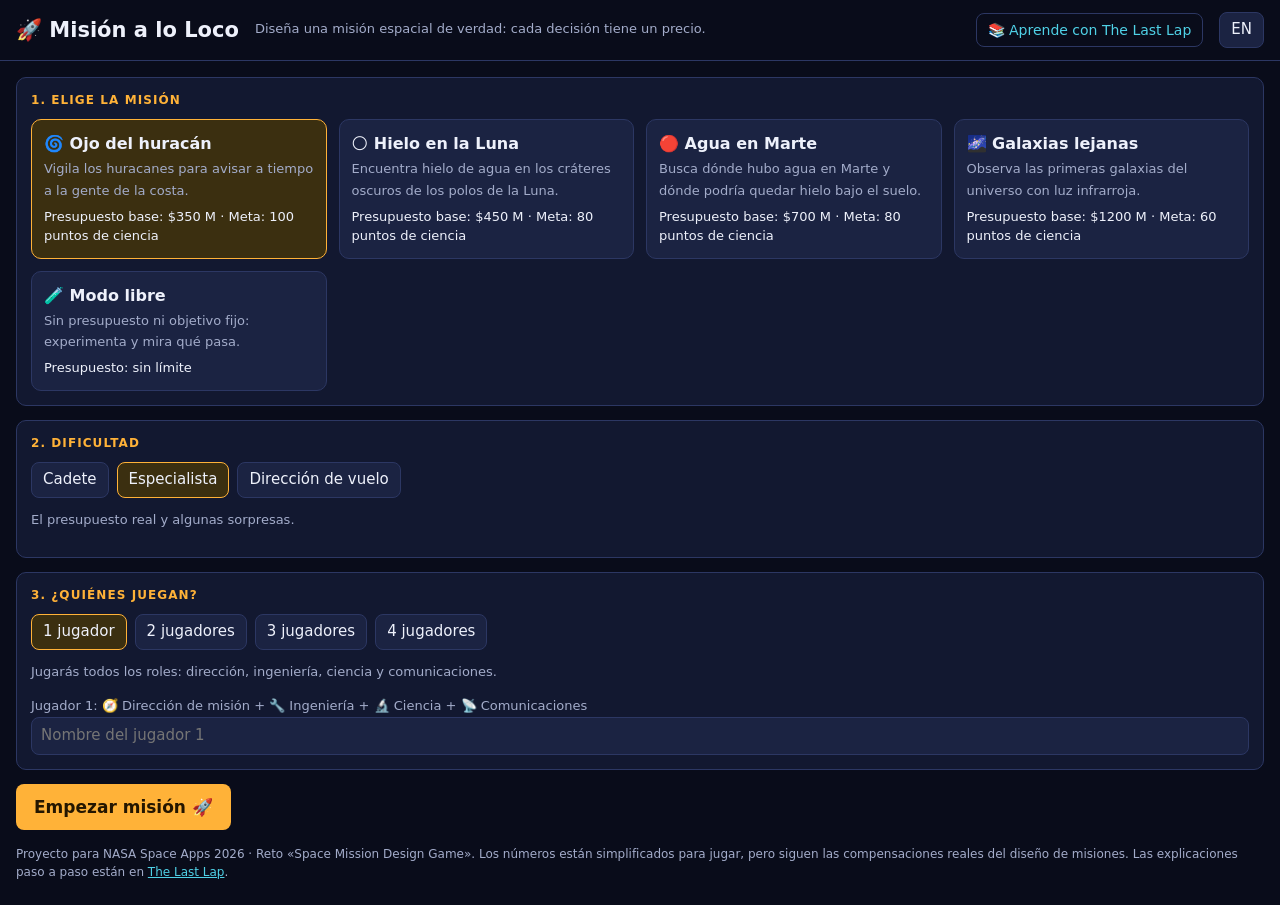
<file: juego/index.html>
<!DOCTYPE html>
<html lang="es">
<head>
<meta charset="utf-8">
<meta name="viewport" content="width=device-width, initial-scale=1">
<title>Misión a lo Loco</title>
<style>
  :root {
    --bg: #090c1a; --panel: #121830; --panel2: #1b2342; --line: #2c3763;
    --text: #eef1fb; --muted: #a3acca; --accent: #ffb238; --good: #5fd38d; --bad: #ff6b6b; --cyan: #4fd1e6;
  }
  * { box-sizing: border-box; }
  [hidden] { display: none !important; }
  body { margin: 0; background: var(--bg); color: var(--text); font: 15px/1.45 system-ui, "Segoe UI", sans-serif; }
  header { padding: 12px 16px; border-bottom: 1px solid var(--line); display: flex; gap: 6px 16px; flex-wrap: wrap; align-items: center; }
  header h1 { margin: 0; font-size: 21px; }
  header .sub { color: var(--muted); font-size: 13px; flex: 1 1 240px; }
  main { padding: 16px; max-width: 1320px; margin: 0 auto; }
  h2 { margin: 0 0 10px; font-size: 12px; letter-spacing: .09em; text-transform: uppercase; color: var(--accent); }
  h3 { margin: 14px 0 6px; font-size: 13px; color: var(--muted); }
  .card { background: var(--panel); border: 1px solid var(--line); border-radius: 10px; padding: 14px; }
  button, input, select { font: inherit; color: var(--text); }
  button { background: var(--panel2); border: 1px solid var(--line); border-radius: 8px; padding: 6px 11px; cursor: pointer; }
  button:hover:not(:disabled) { border-color: var(--accent); }
  button:disabled { opacity: .45; cursor: not-allowed; }
  button[aria-pressed="true"] { background: #3b2f10; border-color: var(--accent); }
  button:focus-visible, input:focus-visible, select:focus-visible { outline: 2px solid var(--accent); outline-offset: 1px; }
  .primary { background: var(--accent); color: #241600; border: 0; font-weight: 700; }
  .big { font-size: 17px; padding: 11px 18px; }
  input[type=text], select { background: var(--panel2); border: 1px solid var(--line); border-radius: 8px; padding: 7px 9px; width: 100%; }
  input[type=range] { width: 100%; accent-color: var(--accent); }
  .grid2 { display: grid; grid-template-columns: repeat(auto-fit, minmax(260px, 1fr)); gap: 12px; }
  .choice { text-align: left; padding: 12px; border-radius: 10px; display: block; width: 100%; }
  .choice b { display: block; font-size: 16px; margin-bottom: 3px; }
  .choice span { color: var(--muted); font-size: 13px; }
  .row { display: flex; flex-wrap: wrap; gap: 8px; align-items: center; }
  .muted { color: var(--muted); }
  .small { font-size: 13px; }
  .stack > * + * { margin-top: 14px; }
  /* design */
  .design { display: grid; grid-template-columns: minmax(0, 1fr) 380px; gap: 14px; align-items: start; }
  @media (max-width: 1000px) { .design { grid-template-columns: 1fr; } }
  .tabs { display: flex; flex-wrap: wrap; gap: 6px; margin-bottom: 12px; }
  .tabs button { padding: 7px 12px; }
  .tabs small { display: block; font-size: 11px; color: var(--muted); }
  .part { display: grid; grid-template-columns: minmax(0, 1fr) auto; gap: 4px 10px; padding: 9px 0; border-bottom: 1px solid var(--line); align-items: center; }
  .part .name { font-weight: 600; }
  .part .stats { font-size: 12px; color: var(--cyan); font-variant-numeric: tabular-nums; }
  .part .desc { font-size: 12px; color: var(--muted); grid-column: 1 / -1; }
  .counter { display: flex; align-items: center; gap: 6px; }
  .counter output { min-width: 18px; text-align: center; font-variant-numeric: tabular-nums; font-weight: 700; }
  .counter button { width: 34px; padding: 4px 0; }
  .orbit { text-align: left; padding: 10px; }
  .orbit b { display: block; }
  .orbit span { font-size: 12px; color: var(--muted); }
  .orbit .fit { font-size: 12px; margin-top: 4px; }
  .seg { font-size: 11px; letter-spacing: .08em; text-transform: uppercase; color: var(--muted); margin: 12px 0 6px; border-top: 1px solid var(--line); padding-top: 10px; }
  .seg:first-of-type { border-top: 0; padding-top: 0; margin-top: 0; }
  .meter { margin-bottom: 9px; }
  .meter .top { display: flex; justify-content: space-between; gap: 8px; font-size: 13px; }
  .meter .top b { font-variant-numeric: tabular-nums; font-weight: 600; text-align: right; }
  .bar { height: 7px; background: var(--panel2); border-radius: 4px; overflow: hidden; margin-top: 3px; }
  .bar i { display: block; height: 100%; background: var(--good); transition: width .2s; }
  .meter.warn .bar i { background: var(--accent); } .meter.bad .bar i { background: var(--bad); }
  .meter.bad b { color: var(--bad); } .meter.warn b { color: var(--accent); }
  .meter p { margin: 2px 0 0; font-size: 11.5px; color: var(--muted); }
  .alerts { list-style: none; padding: 0; margin: 8px 0; font-size: 13px; }
  .alerts li { padding: 4px 0 4px 10px; border-left: 3px solid var(--accent); margin-bottom: 4px; }
  .alerts li.block { border-color: var(--bad); }
  #craft { width: 100%; height: 190px; display: block; }
  .sticky { position: sticky; top: 10px; }
  /* sim */
  .sim { display: grid; grid-template-columns: minmax(0, 1fr) 360px; gap: 14px; }
  @media (max-width: 1000px) { .sim { grid-template-columns: 1fr; } }
  #space { width: 100%; height: 380px; display: block; background: #050814; border-radius: 10px; }
  .modal-wrap { position: fixed; inset: 0; background: rgba(5,8,20,.8); display: flex; align-items: center; justify-content: center; padding: 16px; z-index: 10; }
  .modal { max-width: 520px; width: 100%; background: var(--panel); border: 2px solid var(--accent); border-radius: 12px; padding: 18px; }
  .modal h3 { color: var(--text); font-size: 20px; margin: 0 0 6px; }
  .modal .who { color: var(--accent); font-size: 13px; margin-bottom: 10px; }
  .modal button { display: block; width: 100%; text-align: left; margin-top: 8px; padding: 10px 12px; }
  /* report */
  .score { font-size: 54px; font-weight: 800; color: var(--accent); line-height: 1; }
  .why { list-style: none; padding: 0; margin: 0; }
  .why li { padding: 7px 0 7px 12px; border-left: 3px solid var(--good); margin-bottom: 6px; }
  .why li.bad { border-color: var(--bad); }
  table { width: 100%; border-collapse: collapse; font-size: 13px; }
  th, td { text-align: left; padding: 5px 8px; border-bottom: 1px solid var(--line); }
  th { color: var(--muted); font-weight: 600; }
  td.n, th.n { text-align: right; font-variant-numeric: tabular-nums; }
  .secret { background: var(--panel2); border: 1px dashed var(--accent); border-radius: 10px; padding: 14px; margin-top: 10px; }
  .pill { display: inline-block; padding: 2px 9px; border-radius: 20px; font-size: 12px; background: var(--panel2); border: 1px solid var(--line); }
  .learn-link { color: var(--cyan); font-size: 14px; text-decoration: none; border: 1px solid var(--line); border-radius: 8px; padding: 6px 11px; }
  .learn-link:hover { border-color: var(--cyan); }
  .learn { margin: 10px 0 0; font-size: 13px; }
  .learn a { color: var(--cyan); }
  footer { color: var(--muted); font-size: 12px; padding: 0 16px 24px; max-width: 1320px; margin: 0 auto; }
</style>
</head>
<body>
<header>
  <h1 id="brand">🚀 Misión a lo Loco</h1>
  <span class="sub" id="tagline">Diseña una misión espacial de verdad: cada decisión tiene un precio.</span>
  <a class="learn-link" href="../" id="learnLink">📚 Aprende con The Last Lap</a>
  <button type="button" id="homeBtn" hidden>⟲ Nueva misión</button>
  <button type="button" id="langBtn" aria-label="Switch to English">EN</button>
</header>
<main id="app"></main>
<footer><span id="footText">Proyecto para NASA Space Apps 2026 · Reto «Space Mission Design Game». Las explicaciones paso a paso están en </span><a href="../" style="color:var(--cyan)">The Last Lap</a>.</footer>
<script src="model.js"></script>
<script src="app.js"></script>
</body>
</html>
</file>
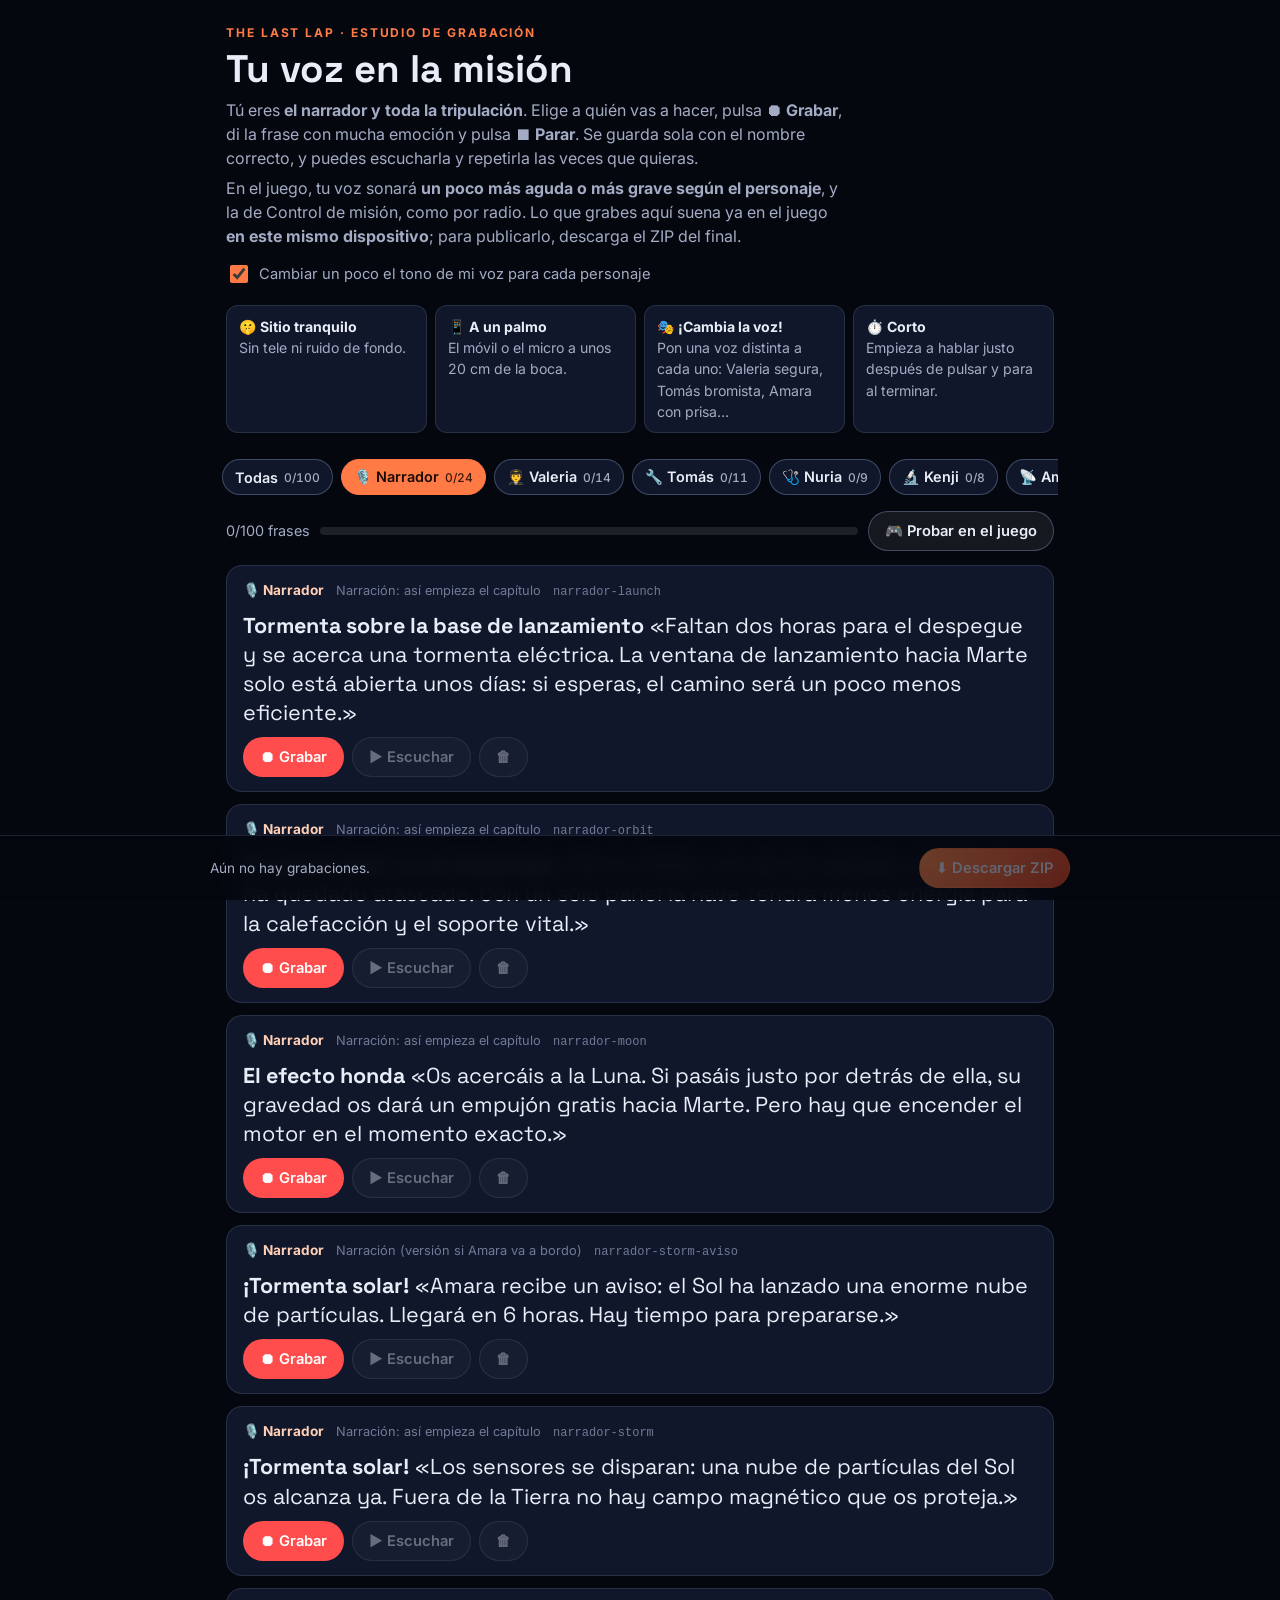
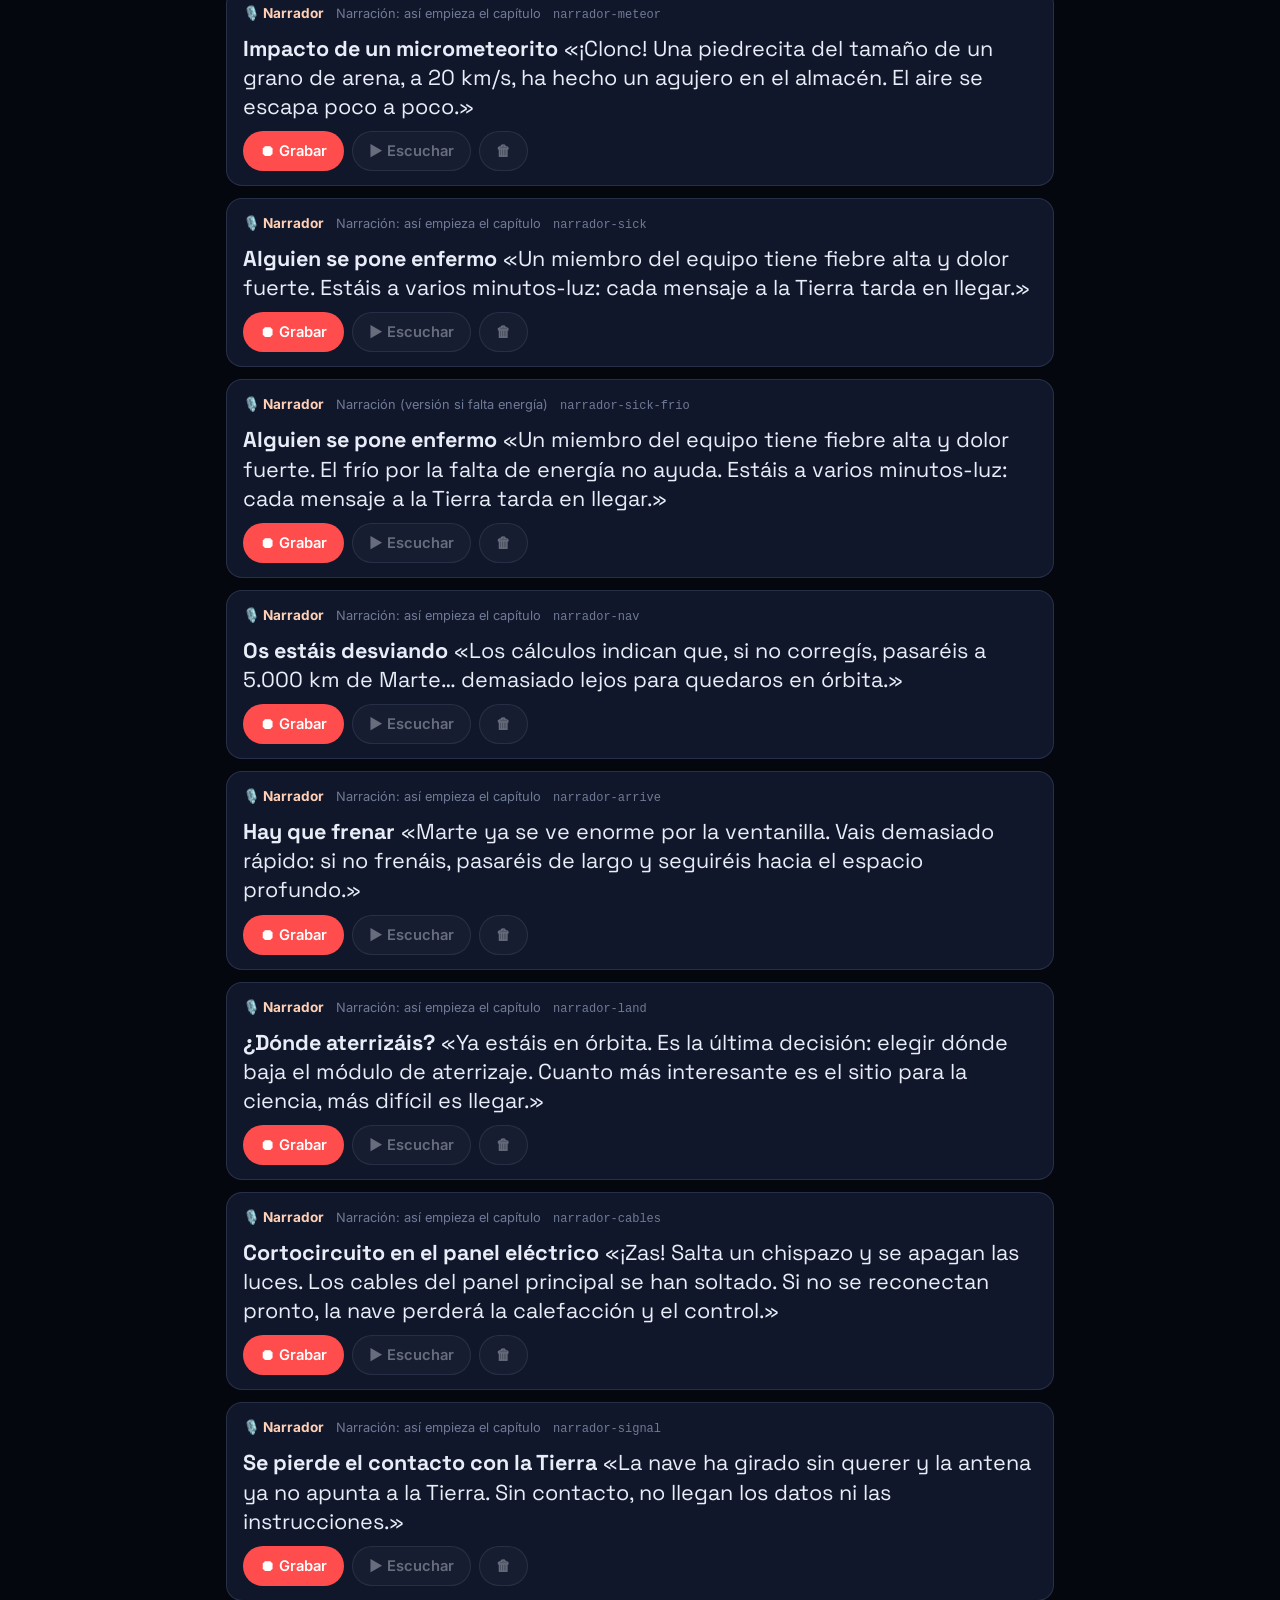
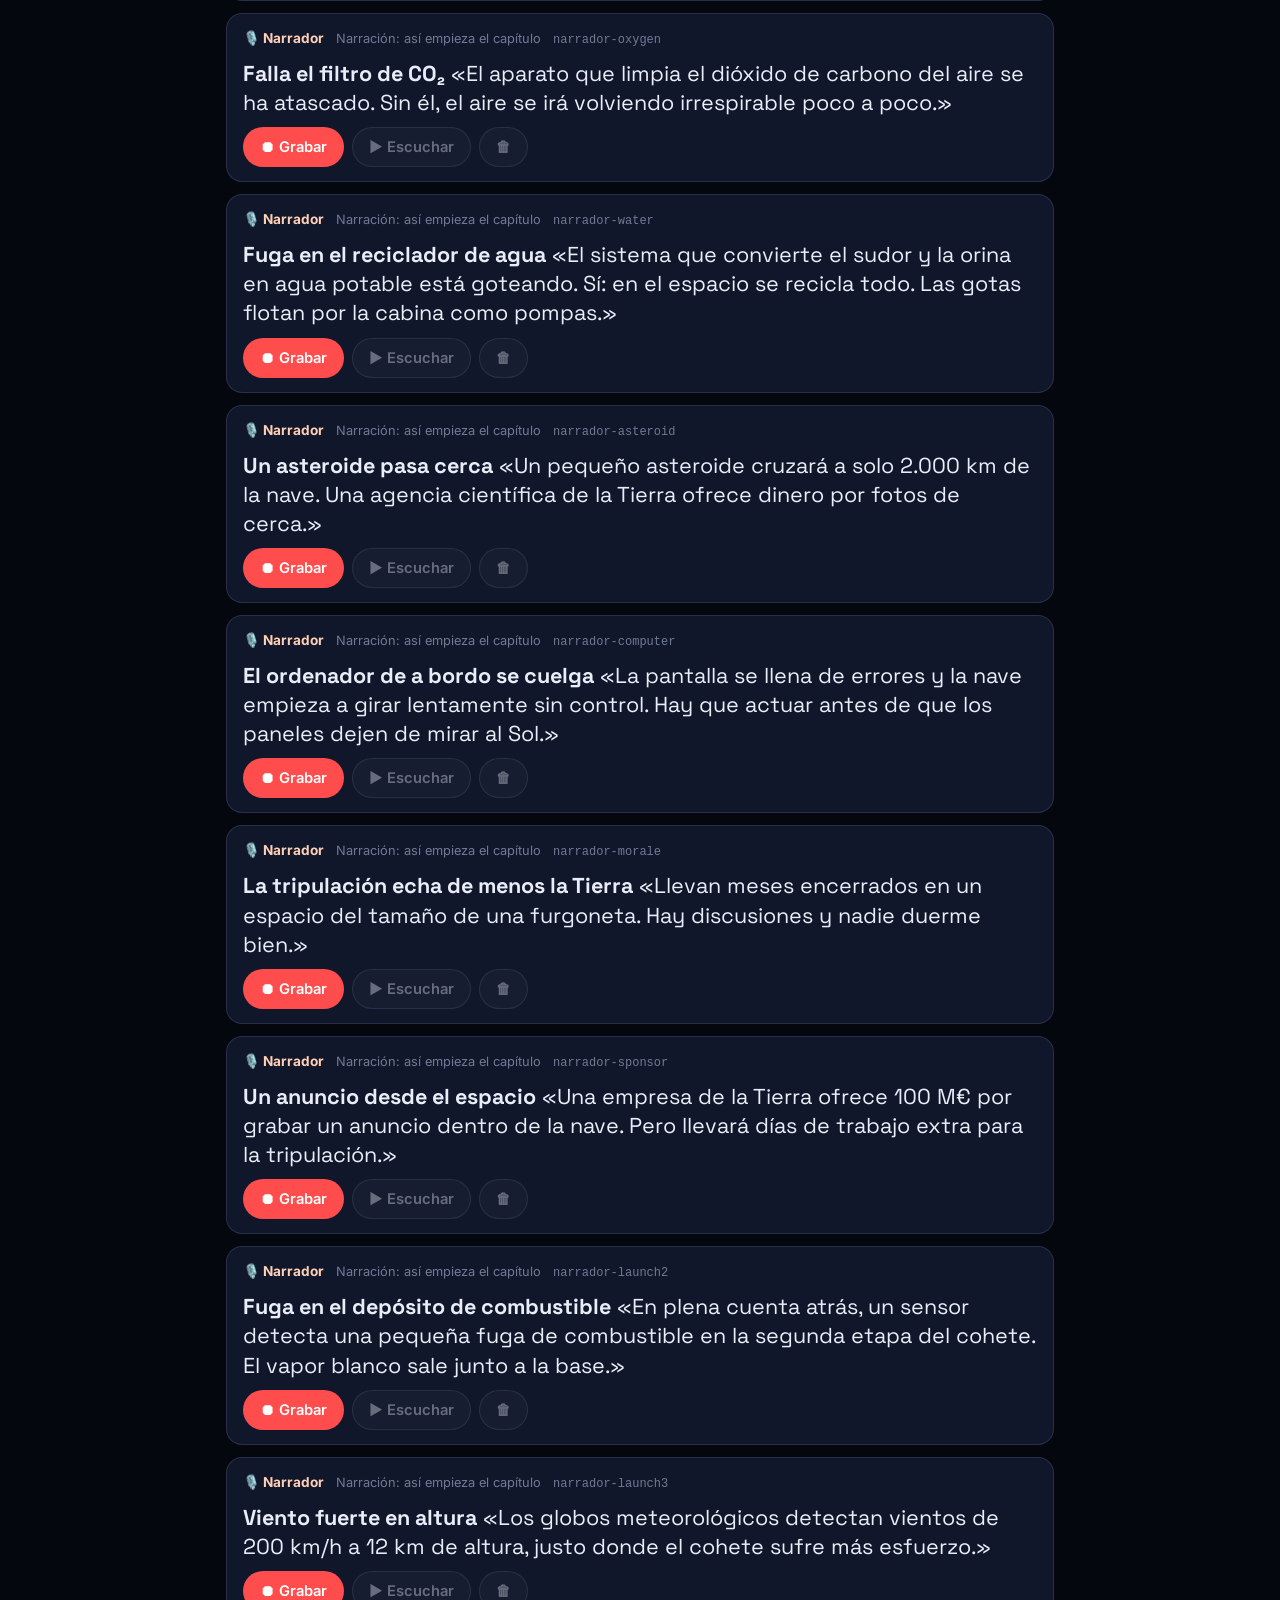
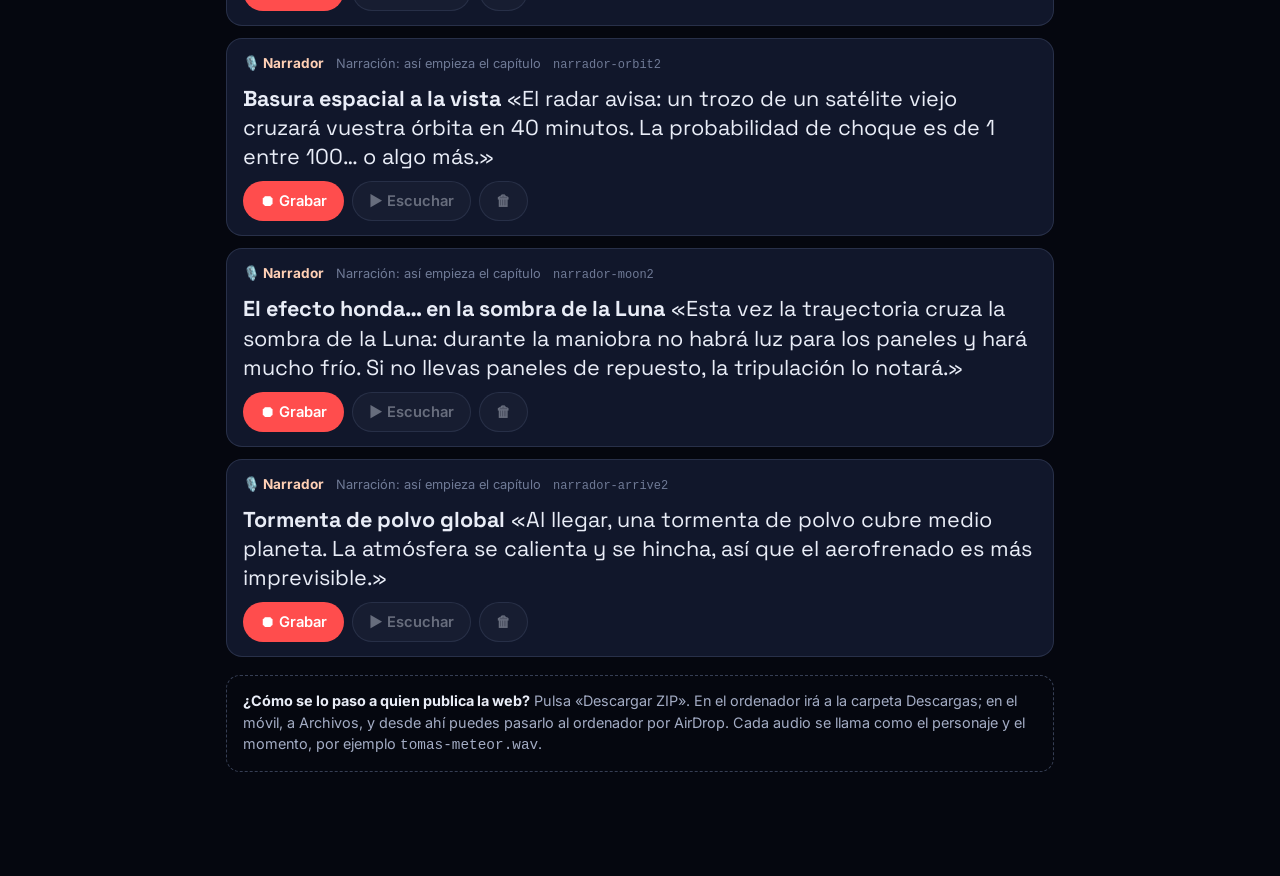
<file: estudio.html>
<!doctype html>
<html lang="es">
<head>
  <meta charset="utf-8">
  <meta name="viewport" content="width=device-width, initial-scale=1, viewport-fit=cover">
  <title>Estudio de grabación · The Last Lap</title>
  <meta name="robots" content="noindex">
  <meta name="theme-color" content="#05070f">
  <link rel="preconnect" href="https://fonts.googleapis.com">
  <link rel="preconnect" href="https://fonts.gstatic.com" crossorigin>
  <link href="https://fonts.googleapis.com/css2?family=Inter:wght@400;500;600;700&family=Space+Grotesk:wght@500;700&display=swap" rel="stylesheet">
  <style>
    :root {
      --bg: #05070f; --panel: #11172b; --panel-2: #172038; --border: rgba(160,180,230,.16); --border-strong: rgba(160,180,230,.32);
      --text: #e9edf7; --muted: #a3acc4; --faint: #6f7a96; --accent: #ff7a45; --rec: #ff4d4d; --ok: #6be3b5; --earth: #4ea3ff;
      --font: "Inter", system-ui, -apple-system, "Segoe UI", Roboto, sans-serif; --display: "Space Grotesk", var(--font);
      color-scheme: dark;
    }
    * { box-sizing: border-box; }
    body { margin: 0; background: radial-gradient(1200px 600px at 80% -10%, #1b1430, transparent 60%), var(--bg); color: var(--text); font: 16px/1.5 var(--font); min-height: 100vh; }
    .wrap { max-width: 860px; margin: 0 auto; padding: 24px max(16px, env(safe-area-inset-right, 0px)) 120px max(16px, env(safe-area-inset-left, 0px)); }
    a { color: #9fd0ff; }
    header h1 { font-family: var(--display); font-size: clamp(1.7rem, 5vw, 2.4rem); line-height: 1.1; margin: 6px 0 8px; text-wrap: balance; }
    .kicker { margin: 0; font-size: .75rem; letter-spacing: .16em; text-transform: uppercase; color: var(--accent); font-weight: 700; }
    .lead { color: var(--muted); margin: 0 0 6px; max-width: 62ch; }
    .opt { display: inline-flex; align-items: center; gap: 8px; margin-top: 8px; color: var(--muted); font-size: .92rem; cursor: pointer; }
    .opt input { width: 18px; height: 18px; accent-color: var(--accent); }
    .tips { display: grid; grid-template-columns: repeat(auto-fit, minmax(140px, 1fr)); gap: 8px; margin: 16px 0; padding: 0; list-style: none; }
    .tips li { padding: 10px 12px; border-radius: 12px; background: var(--panel); border: 1px solid var(--border); font-size: .88rem; color: var(--muted); }
    .tips b { color: var(--text); display: block; }
    .who { position: sticky; top: 0; z-index: 5; padding: 10px 0; margin: 0 -4px; background: linear-gradient(var(--bg) 75%, transparent); display: flex; gap: 8px; overflow-x: auto; scrollbar-width: none; }
    .who::-webkit-scrollbar { display: none; }
    .chip { flex: none; display: inline-flex; align-items: center; gap: 6px; padding: 8px 12px; border-radius: 999px; border: 1px solid var(--border-strong); background: var(--panel); color: var(--text); font: 600 .9rem var(--font); cursor: pointer; }
    .chip small { color: var(--muted); font-weight: 500; font-variant-numeric: tabular-nums; }
    .chip[aria-pressed="true"] { background: var(--accent); border-color: var(--accent); color: #1a0b05; }
    .chip[aria-pressed="true"] small { color: #3a1a0a; }
    .chip.done small::after { content: " ✅"; }
    .bar { display: flex; flex-wrap: wrap; gap: 10px; align-items: center; justify-content: space-between; margin: 6px 0 14px; }
    .progress { flex: 1 1 220px; display: flex; align-items: center; gap: 10px; color: var(--muted); font-size: .9rem; }
    .progress .track { flex: 1; height: 8px; border-radius: 999px; background: rgba(255,255,255,.1); overflow: hidden; }
    .progress .track i { display: block; height: 100%; width: 0; background: var(--ok); transition: width .4s; }
    .btn { display: inline-flex; align-items: center; gap: 8px; padding: 10px 16px; border-radius: 999px; border: 1px solid var(--border-strong); background: rgba(255,255,255,.07); color: var(--text); font: 600 .92rem var(--font); cursor: pointer; text-decoration: none; }
    .btn:hover { background: rgba(255,255,255,.14); }
    .btn:disabled { opacity: .4; cursor: not-allowed; }
    .btn.primary { background: linear-gradient(135deg, #ff8a4c, #e5482a); border-color: transparent; }
    .btn.rec { background: var(--rec); border-color: transparent; color: #fff; }
    .btn.rec.on { animation: pulse 1s ease-in-out infinite; }
    @keyframes pulse { 50% { box-shadow: 0 0 0 8px rgba(255,77,77,.25); } }
    .list { display: grid; gap: 12px; }
    .line { display: grid; gap: 10px; padding: 14px 16px; border-radius: 16px; background: var(--panel); border: 1px solid var(--border); }
    .line.has { border-color: rgba(107,227,181,.45); }
    .line.rec-now { border-color: var(--rec); box-shadow: 0 0 0 3px rgba(255,77,77,.18); }
    .meta { display: flex; flex-wrap: wrap; gap: 6px 12px; align-items: baseline; font-size: .8rem; color: var(--faint); }
    .meta b { color: #ffd0b5; font-size: .85rem; }
    .meta code { font-size: .75rem; color: var(--faint); }
    .say { margin: 0; font-family: var(--display); font-size: clamp(1.15rem, 3.4vw, 1.35rem); line-height: 1.35; color: var(--text); }
    .acts { display: flex; flex-wrap: wrap; gap: 8px; align-items: center; }
    .level { width: 90px; height: 8px; border-radius: 999px; background: rgba(255,255,255,.1); overflow: hidden; display: none; }
    .level i { display: block; height: 100%; width: 0; background: linear-gradient(90deg, var(--ok), #ffd34d, var(--rec)); }
    .rec-now .level { display: block; }
    .time { font-variant-numeric: tabular-nums; color: var(--muted); font-size: .85rem; min-width: 3em; }
    .state { margin-left: auto; font-size: .82rem; color: var(--ok); font-weight: 600; }
    .note { margin: 18px 0 0; padding: 14px 16px; border-radius: 14px; border: 1px dashed var(--border-strong); color: var(--muted); font-size: .9rem; }
    .note b { color: var(--text); }
    .err { color: #ffb48f; }
    .foot { position: fixed; left: 0; right: 0; bottom: 0; z-index: 6; padding: 12px max(16px, env(safe-area-inset-right, 0px)) calc(12px + env(safe-area-inset-bottom, 0px)) max(16px, env(safe-area-inset-left, 0px)); background: rgba(5,7,15,.92); backdrop-filter: blur(8px); -webkit-backdrop-filter: blur(8px); border-top: 1px solid var(--border); }
    .foot .in { max-width: 860px; margin: 0 auto; display: flex; flex-wrap: wrap; gap: 8px; align-items: center; justify-content: space-between; }
    .foot p { margin: 0; font-size: .85rem; color: var(--muted); }
    @media (max-width: 520px) { .btn { padding: 9px 13px; font-size: .88rem; } .state { margin-left: 0; width: 100%; } }
  </style>
</head>
<body>
  <div class="wrap">
    <header>
      <p class="kicker">The Last Lap · Estudio de grabación</p>
      <h1>Tu voz en la misión</h1>
      <p class="lead">Tú eres <b>el narrador y toda la tripulación</b>. Elige a quién vas a hacer, pulsa <b>⏺ Grabar</b>, di la frase con mucha emoción y pulsa <b>⏹ Parar</b>. Se guarda sola con el nombre correcto, y puedes escucharla y repetirla las veces que quieras.</p>
      <p class="lead">En el juego, tu voz sonará <b>un poco más aguda o más grave según el personaje</b>, y la de Control de misión, como por radio. Lo que grabes aquí suena ya en el juego <b>en este mismo dispositivo</b>; para publicarlo, descarga el ZIP del final.</p>
      <label class="opt"><input type="checkbox" id="pitch" checked> Cambiar un poco el tono de mi voz para cada personaje</label>
    </header>
    <ul class="tips">
      <li><b>🤫 Sitio tranquilo</b>Sin tele ni ruido de fondo.</li>
      <li><b>📱 A un palmo</b>El móvil o el micro a unos 20 cm de la boca.</li>
      <li><b>🎭 ¡Cambia la voz!</b>Pon una voz distinta a cada uno: Valeria segura, Tomás bromista, Amara con prisa…</li>
      <li><b>⏱️ Corto</b>Empieza a hablar justo después de pulsar y para al terminar.</li>
    </ul>

    <nav class="who" id="who" aria-label="Personajes"></nav>
    <div class="bar">
      <div class="progress"><span id="count">0/0</span><span class="track"><i id="prog"></i></span></div>
      <a class="btn" href="index.html#juego">🎮 Probar en el juego</a>
    </div>
    <p class="err" id="err" hidden></p>
    <div class="list" id="list"></div>

    <p class="note"><b>¿Cómo se lo paso a quien publica la web?</b> Pulsa «Descargar ZIP». En el ordenador irá a la carpeta Descargas; en el móvil, a Archivos, y desde ahí puedes pasarlo al ordenador por AirDrop. Cada audio se llama como el personaje y el momento, por ejemplo <code>tomas-meteor.wav</code>.</p>
  </div>

  <div class="foot"><div class="in">
    <p id="foot-txt">Aún no hay grabaciones.</p>
    <div class="acts">
      <button class="btn primary" id="zip" type="button" disabled>⬇️ Descargar ZIP</button>
    </div>
  </div></div>

  <script src="voces/guion.js"></script>
  <script>
  (() => {
    'use strict';
    const G = window.GUION;
    const $ = (s) => document.querySelector(s);
    const ORDER = ['nar', 'pilot', 'eng', 'med', 'geo', 'com', 'ctl'];
    const ICON = { nar: '🎙️', pilot: '🧑‍✈️', eng: '🔧', med: '🩺', geo: '🔬', com: '📡', ctl: '🎧' };

    // Todas las frases del guion, con su momento
    const LINES = [];
    (G.narration || []).forEach((n) => LINES.push({ id: G.clipId('nar', n.key), who: 'nar', title: n.title, text: n.text,
      when: n.key.endsWith('-aviso') ? 'Narración (versión si Amara va a bordo)' : n.key.endsWith('-frio') ? 'Narración (versión si falta energía)' : 'Narración: así empieza el capítulo' }));
    Object.keys(G.scenes).forEach((key) => {
      (G.says[key] || []).forEach(([who, b]) => LINES.push({ id: G.clipId(who, key), who, text: b.es, when: `Al empezar el capítulo «${G.scenes[key]}»` }));
    });
    ORDER.forEach((who) => ['ok', 'mid', 'bad'].forEach((tone) => {
      const b = G.react[who] && G.react[who][tone];
      if (b) LINES.push({ id: G.clipId(who, tone), who, text: b.es, when: G.tones[tone] });
    }));
    LINES.push({ id: G.clipId('ctl', 'fin-win'), who: 'ctl', text: G.end.win.es, when: 'Final: la misión sale bien' });
    LINES.push({ id: G.clipId('ctl', 'fin-lose'), who: 'ctl', text: G.end.lose.es, when: 'Final: la misión fracasa' });

    // --- Almacén en este dispositivo (IndexedDB) ---
    let db = null;
    const have = new Map(); // id → { blob, t }
    function openDb() {
      return new Promise((res, rej) => {
        const r = indexedDB.open('lastlap-voces', 1);
        r.onupgradeneeded = () => r.result.createObjectStore('clips');
        r.onsuccess = () => res(r.result);
        r.onerror = () => rej(r.error);
      });
    }
    const tx = (mode, fn) => new Promise((res, rej) => { const t = db.transaction('clips', mode); const st = t.objectStore('clips'); const out = fn(st); t.oncomplete = () => res(out && out.result); t.onerror = () => rej(t.error); });
    async function loadAll() {
      await new Promise((res) => {
        const cur = db.transaction('clips', 'readonly').objectStore('clips').openCursor();
        cur.onsuccess = () => { const c = cur.result; if (c) { have.set(c.key, c.value); c.continue(); } else res(); };
        cur.onerror = () => res();
      });
    }

    // --- Grabación en WAV (funciona en todos los navegadores y se convierte fácil) ---
    let rec = null;
    async function startRec(id) {
      if (rec) await stopRec();
      let stream;
      try {
        stream = await navigator.mediaDevices.getUserMedia({ audio: { echoCancellation: true, noiseSuppression: true, autoGainControl: true } });
      } catch (e) {
        showErr('No puedo usar el micrófono. Dale permiso en el navegador (icono del candado o los ajustes) y vuelve a pulsar Grabar.');
        return;
      }
      const C = window.AudioContext || window.webkitAudioContext;
      const ctx = new C();
      const srcN = ctx.createMediaStreamSource(stream);
      const proc = ctx.createScriptProcessor(4096, 1, 1);
      const chunks = [];
      let peak = 0;
      proc.onaudioprocess = (ev) => {
        const d = ev.inputBuffer.getChannelData(0);
        chunks.push(new Float32Array(d));
        let m = 0; for (let i = 0; i < d.length; i += 16) m = Math.max(m, Math.abs(d[i]));
        peak = Math.max(m, peak * 0.85);
      };
      srcN.connect(proc); proc.connect(ctx.destination);
      const t0 = performance.now();
      rec = { id, stream, ctx, proc, srcN, chunks, rate: ctx.sampleRate, timer: setInterval(() => {
        const card = document.querySelector(`[data-id="${id}"]`);
        if (!card) return;
        card.querySelector('.time').textContent = ((performance.now() - t0) / 1000).toFixed(1) + ' s';
        card.querySelector('.level i').style.width = Math.min(100, peak * 140) + '%';
        if (performance.now() - t0 > 30000) stopRec();
      }, 80) };
      render();
    }
    async function stopRec() {
      if (!rec) return;
      const r = rec; rec = null;
      clearInterval(r.timer);
      r.proc.disconnect(); r.srcN.disconnect();
      r.stream.getTracks().forEach((t) => t.stop());
      r.ctx.close();
      const blob = toWav(r.chunks, r.rate);
      if (blob) {
        const v = { blob, t: Date.now() };
        await tx('readwrite', (st) => st.put(v, r.id));
        have.set(r.id, v);
      }
      render();
    }
    // Junta los trozos, recorta el silencio del principio y del final, y lo deja en 24 kHz mono 16 bits
    function toWav(chunks, rate) {
      let n = 0; chunks.forEach((c) => (n += c.length));
      if (!n) return null;
      const all = new Float32Array(n); let o = 0; chunks.forEach((c) => { all.set(c, o); o += c.length; });
      let a = 0, b = all.length - 1;
      const thr = 0.02, pad = Math.round(rate * 0.12);
      while (a < b && Math.abs(all[a]) < thr) a++;
      while (b > a && Math.abs(all[b]) < thr) b--;
      a = Math.max(0, a - pad); b = Math.min(all.length - 1, b + pad);
      if (b - a < rate * 0.2) { a = 0; b = all.length - 1; }
      const out = 24000, step = rate / out, len = Math.floor((b - a) / step);
      let peak = 0.0001; for (let i = a; i <= b; i++) peak = Math.max(peak, Math.abs(all[i]));
      const gain = Math.min(4, 0.9 / peak);
      const buf = new ArrayBuffer(44 + len * 2), v = new DataView(buf);
      const w = (p, s) => { for (let i = 0; i < s.length; i++) v.setUint8(p + i, s.charCodeAt(i)); };
      w(0, 'RIFF'); v.setUint32(4, 36 + len * 2, true); w(8, 'WAVE'); w(12, 'fmt '); v.setUint32(16, 16, true); v.setUint16(20, 1, true); v.setUint16(22, 1, true);
      v.setUint32(24, out, true); v.setUint32(28, out * 2, true); v.setUint16(32, 2, true); v.setUint16(34, 16, true); w(36, 'data'); v.setUint32(40, len * 2, true);
      for (let i = 0; i < len; i++) {
        const x = Math.max(-1, Math.min(1, all[Math.floor(a + i * step)] * gain));
        v.setInt16(44 + i * 2, x < 0 ? x * 0x8000 : x * 0x7fff, true);
      }
      return new Blob([buf], { type: 'audio/wav' });
    }

    let player = null;
    function play(id) {
      const v = have.get(id); if (!v) return;
      if (player) { player.pause(); URL.revokeObjectURL(player.src); }
      player = new Audio(URL.createObjectURL(v.blob));
      player.play().catch(() => {});
    }
    async function del(id) {
      await tx('readwrite', (st) => st.delete(id));
      have.delete(id);
      render();
    }

    // --- ZIP sin comprimir (los WAV ya ocupan poco) ---
    const CRC = (() => { const t = new Uint32Array(256); for (let n = 0; n < 256; n++) { let c = n; for (let k = 0; k < 8; k++) c = c & 1 ? 0xEDB88320 ^ (c >>> 1) : c >>> 1; t[n] = c >>> 0; } return t; })();
    const crc32 = (u8) => { let c = 0xFFFFFFFF; for (let i = 0; i < u8.length; i++) c = CRC[(c ^ u8[i]) & 0xFF] ^ (c >>> 8); return (c ^ 0xFFFFFFFF) >>> 0; };
    async function makeZip(files) {
      const enc = new TextEncoder(), parts = [], central = [];
      let off = 0;
      for (const f of files) {
        const name = enc.encode(f.name), data = new Uint8Array(await f.blob.arrayBuffer()), crc = crc32(data);
        const h = new DataView(new ArrayBuffer(30));
        h.setUint32(0, 0x04034b50, true); h.setUint16(4, 20, true); h.setUint16(6, 0x0800, true); h.setUint16(8, 0, true);
        h.setUint32(14, crc, true); h.setUint32(18, data.length, true); h.setUint32(22, data.length, true); h.setUint16(26, name.length, true);
        parts.push(h.buffer, name, data);
        const c = new DataView(new ArrayBuffer(46));
        c.setUint32(0, 0x02014b50, true); c.setUint16(4, 20, true); c.setUint16(6, 20, true); c.setUint16(8, 0x0800, true);
        c.setUint32(16, crc, true); c.setUint32(20, data.length, true); c.setUint32(24, data.length, true); c.setUint16(28, name.length, true); c.setUint32(42, off, true);
        central.push(c.buffer, name);
        off += 30 + name.length + data.length;
      }
      const csize = central.reduce((a, p) => a + (p.byteLength || p.length), 0);
      const e = new DataView(new ArrayBuffer(22));
      e.setUint32(0, 0x06054b50, true); e.setUint16(8, files.length, true); e.setUint16(10, files.length, true); e.setUint32(12, csize, true); e.setUint32(16, off, true);
      return new Blob([...parts, ...central, e.buffer], { type: 'application/zip' });
    }
    async function downloadZip() {
      const files = LINES.filter((l) => have.has(l.id)).map((l) => ({ name: `${l.id}.wav`, blob: have.get(l.id).blob }));
      if (!files.length) return;
      const zip = await makeZip(files);
      const a = document.createElement('a');
      a.href = URL.createObjectURL(zip);
      a.download = `voces-the-last-lap-${new Date().toISOString().slice(0, 10)}.zip`;
      document.body.appendChild(a); a.click(); a.remove();
      setTimeout(() => URL.revokeObjectURL(a.href), 10000);
    }

    // --- Pantalla ---
    let filter = 'nar';
    try { filter = localStorage.getItem('studioWho') || 'nar'; } catch (e) { /* sin almacenamiento */ }
    const pitch = document.getElementById('pitch');
    try { pitch.checked = localStorage.getItem('voicePitch') !== '0'; } catch (e) { /* nada */ }
    pitch.addEventListener('change', () => { try { localStorage.setItem('voicePitch', pitch.checked ? '1' : '0'); } catch (e) { /* nada */ } });
    const esc = (t) => t.replace(/[&<>"]/g, (c) => ({ '&': '&amp;', '<': '&lt;', '>': '&gt;', '"': '&quot;' }[c]));
    function showErr(msg) { const e = $('#err'); e.textContent = msg; e.hidden = !msg; }
    function render() {
      const who = $('#who');
      who.innerHTML = ['all', ...ORDER].map((k) => {
        const ls = k === 'all' ? LINES : LINES.filter((l) => l.who === k);
        const got = ls.filter((l) => have.has(l.id)).length;
        const name = k === 'all' ? 'Todas' : `${ICON[k]} ${G.people[k].name}`;
        return `<button class="chip${got === ls.length ? ' done' : ''}" type="button" data-who="${k}" aria-pressed="${filter === k}">${name} <small>${got}/${ls.length}</small></button>`;
      }).join('');
      const shown = filter === 'all' ? LINES : LINES.filter((l) => l.who === filter);
      $('#list').innerHTML = shown.map((l) => {
        const h = have.has(l.id), now = rec && rec.id === l.id;
        return `<article class="line${h ? ' has' : ''}${now ? ' rec-now' : ''}" data-id="${l.id}">
          <div class="meta"><b>${ICON[l.who]} ${esc(G.people[l.who].name)}</b><span>${esc(l.when)}</span><code>${l.id}</code></div>
          <p class="say">${l.title ? `<b>${esc(l.title)}</b> ` : ''}«${esc(l.text)}»</p>
          <div class="acts">
            <button class="btn rec${now ? ' on' : ''}" type="button" data-act="${now ? 'stop' : 'rec'}">${now ? '⏹ Parar' : h ? '⏺ Repetir' : '⏺ Grabar'}</button>
            <button class="btn" type="button" data-act="play" ${h ? '' : 'disabled'}>▶ Escuchar</button>
            <button class="btn" type="button" data-act="del" ${h ? '' : 'disabled'} aria-label="Borrar esta grabación">🗑</button>
            <span class="level" aria-hidden="true"><i></i></span><span class="time">${now ? '0.0 s' : ''}</span>
            ${h ? '<span class="state">✅ Grabada</span>' : ''}
          </div></article>`;
      }).join('');
      const got = LINES.filter((l) => have.has(l.id)).length;
      $('#count').textContent = `${got}/${LINES.length} frases`;
      $('#prog').style.width = `${(got / LINES.length) * 100}%`;
      $('#zip').disabled = !got;
      $('#foot-txt').textContent = got ? `Tienes ${got} grabaciones en este dispositivo.` : 'Aún no hay grabaciones.';
    }

    document.addEventListener('click', (e) => {
      const b = e.target.closest('button'); if (!b || b.disabled) return;
      if (b.dataset.who) { filter = b.dataset.who; try { localStorage.setItem('studioWho', filter); } catch (err) { /* nada */ } render(); window.scrollTo({ top: $('#who').offsetTop - 4 }); return; }
      if (b.id === 'zip') return downloadZip();
      const card = b.closest('[data-id]'); if (!card) return;
      const id = card.dataset.id, act = b.dataset.act;
      showErr('');
      if (act === 'rec') startRec(id);
      else if (act === 'stop') stopRec();
      else if (act === 'play') play(id);
      else if (act === 'del') del(id);
    });

    (async () => {
      if (!window.indexedDB || !navigator.mediaDevices) showErr('Este navegador no permite grabar. Prueba con Chrome, Safari o Edge actualizados.');
      try { db = await openDb(); await loadAll(); } catch (e) { showErr('No se pueden guardar grabaciones en este navegador (¿modo privado?).'); }
      render();
    })();
  })();
  </script>
</body>
</html>
</file>
<file: styles.css>
:root {
  color-scheme: dark;
  --bg: #05070f;
  --bg-2: #0a0f1f;
  --panel: rgba(18, 24, 44, 0.72);
  --panel-solid: #11172b;
  --border: rgba(160, 180, 230, 0.14);
  --border-strong: rgba(160, 180, 230, 0.28);
  --text: #e9edf7;
  --muted: #a3acc4;
  --faint: #6f7a96;
  --earth: #4ea3ff;
  --moon: #cfd4df;
  --mars: #ff6a3d;
  --mars-2: #ff9a6b;
  --sun: #ffc857;
  --accent: #ff7a45;
  --ok: #6be3b5;
  --radius: 18px;
  --radius-sm: 12px;
  --font: "Inter", system-ui, -apple-system, "Segoe UI", Roboto, sans-serif;
  --display: "Space Grotesk", var(--font);
}

* { box-sizing: border-box; }
[hidden] { display: none !important; }
html { scroll-behavior: smooth; scroll-padding-top: 72px; }
@media (prefers-reduced-motion: reduce) { html { scroll-behavior: auto; } }

body {
  margin: 0;
  background: radial-gradient(1200px 700px at 80% -10%, #1a1230 0%, transparent 60%),
              radial-gradient(900px 600px at -10% 40%, #0b1a35 0%, transparent 60%),
              var(--bg);
  background-attachment: fixed;
  color: var(--text);
  font: 400 16px/1.6 var(--font);
  -webkit-font-smoothing: antialiased;
  overflow-x: hidden;
}

#stars { position: fixed; inset: 0; width: 100%; height: 100%; z-index: -1; pointer-events: none; }

h1, h2, h3 { font-family: var(--display); line-height: 1.15; margin: 0 0 .5em; letter-spacing: -0.01em; }
h2 { font-size: clamp(1.7rem, 4vw, 2.6rem); }
h3 { font-size: 1.12rem; }
p { margin: 0 0 1em; }
p:last-child { margin-bottom: 0; }
a { color: inherit; }
strong { color: #fff; font-weight: 600; }

.container { width: 100%; max-width: 1140px; margin: 0 auto; padding: 0 16px; }
@media (min-width: 720px) { .container { padding: 0 28px; } }

/* NAV */
.nav {
  position: sticky; top: env(safe-area-inset-top, 0px); z-index: 20;
  background: rgba(5, 7, 15, 0.72);
  backdrop-filter: blur(12px); -webkit-backdrop-filter: blur(12px);
  border-bottom: 1px solid var(--border);
}
.nav-inner { display: flex; align-items: center; gap: 20px; height: 58px; }
.brand { font-family: var(--display); font-weight: 700; text-decoration: none; white-space: nowrap; display: flex; align-items: center; gap: 8px; }
.brand-dot { width: 12px; height: 12px; border-radius: 50%; background: radial-gradient(circle at 35% 35%, var(--mars-2), #a8381a); box-shadow: 0 0 12px rgba(255,106,61,.7); }
.nav nav { display: flex; gap: 4px; overflow-x: auto; scrollbar-width: none; margin-left: auto; mask-image: linear-gradient(90deg, #000 85%, transparent); }
.nav nav::-webkit-scrollbar { display: none; }
.nav nav a { text-decoration: none; color: var(--muted); font-size: .9rem; padding: 6px 10px; border-radius: 999px; white-space: nowrap; transition: color .2s, background .2s; }
.nav nav a:hover { color: var(--text); background: rgba(255,255,255,.06); }
@media (min-width: 900px) { .nav nav { mask-image: none; } }

/* BUTTONS */
.btn {
  --b: rgba(255,255,255,.08);
  display: inline-flex; align-items: center; justify-content: center; gap: 6px;
  font: 600 .98rem/1 var(--font); color: var(--text);
  padding: 14px 22px; border-radius: 999px; border: 1px solid var(--border-strong);
  background: var(--b); text-decoration: none; cursor: pointer;
  transition: transform .15s, background .2s, border-color .2s, box-shadow .2s;
}
.btn:hover { background: rgba(255,255,255,.14); }
.btn:active { transform: translateY(1px); }
.btn:focus-visible, button:focus-visible, a:focus-visible { outline: 2px solid var(--earth); outline-offset: 2px; }
.btn.primary { background: linear-gradient(135deg, #ff8a4c, #e5482a); border-color: transparent; box-shadow: 0 8px 28px -8px rgba(255,106,61,.7); }
.btn.primary:hover { box-shadow: 0 10px 34px -6px rgba(255,106,61,.85); }
.btn.accent { background: rgba(78,163,255,.14); border-color: rgba(78,163,255,.45); color: #cfe5ff; }
.btn.accent:hover { background: rgba(78,163,255,.24); }
.btn.ghost { background: transparent; }
.btn.small { padding: 10px 16px; font-size: .9rem; }
.btn:disabled { opacity: .4; cursor: not-allowed; transform: none; }

/* HERO */
.hero { position: relative; min-height: min(92vh, 860px); display: flex; align-items: center; padding: 72px 0 56px; overflow: hidden; }
.hero-content { position: relative; z-index: 2; }
.eyebrow { text-transform: uppercase; letter-spacing: .16em; font-size: .78rem; color: var(--mars-2); font-weight: 600; }
.hero h1 { font-size: clamp(2.4rem, 9vw, 5.6rem); margin-bottom: .3em; max-width: 12ch; }
.hero h1 .grad { white-space: nowrap; display: inline-block; }
.grad { background: linear-gradient(100deg, #ffd2a8 0%, #ff7a45 45%, #e0412a 100%); -webkit-background-clip: text; background-clip: text; color: transparent; }
.lead { font-size: clamp(1.05rem, 2.2vw, 1.3rem); color: var(--muted); max-width: 34em; }
.hero-cta { display: flex; flex-wrap: wrap; gap: 12px; margin: 28px 0 40px; }
.hero-stats { list-style: none; padding: 0; margin: 0; display: grid; grid-template-columns: repeat(3, minmax(0, 1fr)); gap: 12px; max-width: 640px; }
.hero-stats li { background: var(--panel); border: 1px solid var(--border); border-radius: var(--radius-sm); padding: 14px; backdrop-filter: blur(6px); }
.hero-stats strong { display: block; font-family: var(--display); font-size: 1.25rem; }
.hero-stats span { color: var(--muted); font-size: .85rem; line-height: 1.35; display: block; }
@media (max-width: 560px) {
  .hero-stats { grid-template-columns: 1fr; }
  .hero-stats li { display: flex; align-items: baseline; gap: 10px; }
  .hero-stats strong { font-size: 1.1rem; white-space: nowrap; }
}

.hero-art { position: absolute; inset: 0; z-index: 1; pointer-events: none; }
.hero-mars {
  position: absolute; width: 520px; height: 520px; right: -120px; top: 6%;
  border-radius: 50%;
  animation: float 14s ease-in-out infinite;
}
/* Halo rojo alrededor del planeta */
.hero-mars::before {
  content: ""; position: absolute; inset: -18%; border-radius: 50%; z-index: -1;
  background: radial-gradient(circle, rgba(255,70,30,.45) 0%, rgba(220,40,20,.18) 45%, transparent 70%);
  filter: blur(10px);
}
/* La foto, con más rojo y contraste, una sombra a la derecha y un borde de atmósfera */
.hero-mars::after {
  content: ""; position: absolute; inset: 0; border-radius: 50%;
  background:
    radial-gradient(circle at 70% 72%, rgba(10,2,0,.75) 0%, rgba(10,2,0,.35) 32%, transparent 58%),
    radial-gradient(circle at 30% 28%, rgba(255,210,170,.22) 0%, transparent 40%),
    linear-gradient(rgba(240,45,15,.4), rgba(190,25,10,.4)),
    url("img/marte-hubble-2003.jpg") center / 115% no-repeat;
  background-blend-mode: normal, screen, color, normal;
  filter: saturate(1.55) contrast(1.15) brightness(1.04);
  box-shadow: inset 6px 6px 18px rgba(255,170,120,.35), inset -2px -2px 10px rgba(0,0,0,.6), 0 0 0 1px rgba(255,120,80,.25);
}
.hero-earth {
  position: absolute; width: 74px; height: 74px; right: 36%; bottom: 10%;
  border-radius: 50%;
  background: radial-gradient(circle at 72% 72%, rgba(0,4,15,.55), transparent 60%), url("img/tierra-apollo17.jpg") center / 113% no-repeat #1b4f9f;
  box-shadow: 0 0 40px rgba(78,163,255,.45);
  opacity: .9;
}
.hero-moon-orbit { position: absolute; inset: -46px; border-radius: 50%; border: 1px dashed rgba(200,210,230,.18); animation: spin 9s linear infinite; }
.hero-moon { position: absolute; top: -6px; left: 50%; width: 14px; height: 14px; margin-left: -7px; border-radius: 50%; background: url("img/luna-lro.jpg") center / 102% no-repeat #8a92a6; filter: brightness(1.35); }
.hero-path { position: absolute; right: 12%; bottom: 14%; width: 26%; height: 46%; overflow: visible; }
@media (max-width: 1180px) {
  .hero-mars { right: -230px; opacity: .85; }
  .hero-earth, .hero-path { display: none; }
}
.hero-path path { fill: none; stroke: rgba(255,200,160,.35); stroke-width: 2; stroke-dasharray: 6 10; vector-effect: non-scaling-stroke; animation: dash 3s linear infinite; }
@media (max-width: 760px) {
  .hero-mars { width: 300px; height: 300px; right: -110px; top: 2%; opacity: .7; }
}
@keyframes spin { to { transform: rotate(360deg); } }
@keyframes float { 50% { transform: translateY(-14px); } }
@keyframes dash { to { stroke-dashoffset: -32; } }
@media (prefers-reduced-motion: reduce) { .hero-mars, .hero-moon-orbit, .hero-path path { animation: none; } }

/* NOTICE */
.notice { display: flex; gap: 14px; align-items: flex-start; padding: 16px 18px; border-radius: var(--radius); background: rgba(255,200,87,.08); border: 1px solid rgba(255,200,87,.3); color: #f3e3bf; font-size: .95rem; }
.notice strong { color: #ffe3a1; }
.notice-icon { font-size: 1.3rem; line-height: 1.2; color: var(--sun); }

/* SECTIONS */
.section { padding: 88px 0; }
.section.tight { padding: 24px 0; }
.section-head { max-width: 760px; margin-bottom: 36px; }
.kicker { color: var(--mars-2); font-weight: 600; text-transform: uppercase; letter-spacing: .14em; font-size: .78rem; margin-bottom: .6em; }
.section-lead { color: var(--muted); font-size: 1.08rem; }
@media (max-width: 600px) { .section { padding: 64px 0; } }

.card { background: var(--panel); border: 1px solid var(--border); border-radius: var(--radius); backdrop-filter: blur(8px); -webkit-backdrop-filter: blur(8px); }

.split { display: grid; grid-template-columns: minmax(0, 1.1fr) minmax(0, 1fr); gap: 24px; align-items: start; }
.split.reverse > :first-child { order: 2; }
@media (max-width: 900px) { .split { grid-template-columns: minmax(0, 1fr); } .split.reverse > :first-child { order: 0; } }
.stack { display: grid; gap: 16px; }

.info { display: flex; gap: 16px; padding: 20px; }
.info p { color: var(--muted); font-size: .97rem; }
.info-icon { flex: none; width: 44px; height: 44px; border-radius: 50%; margin-top: 2px; }
.moon-ic { background: radial-gradient(circle at 30% 28%, rgba(255,255,255,.25), transparent 55%), radial-gradient(circle at 70% 72%, rgba(0,0,0,.4), transparent 60%), url("img/luna-lro.jpg") center / 102% no-repeat #9aa1b2; box-shadow: 0 0 18px rgba(220,225,235,.25); }
.earth-ic { background: radial-gradient(circle at 70% 72%, rgba(0,4,15,.5), transparent 60%), url("img/tierra-apollo17.jpg") center / 113% no-repeat #4ea3ff; box-shadow: 0 0 18px rgba(78,163,255,.4); }
.mars-ic { background: radial-gradient(circle at 35% 35%, #ffc2a2, #e5582c 45%, #7c230e); box-shadow: 0 0 18px rgba(255,106,61,.4); }
.jup-ic { background: repeating-linear-gradient(170deg, #e8c9a0 0 5px, #b98a5c 5px 9px, #f1dcc0 9px 13px), #c9a27a; box-shadow: inset -8px -6px 14px rgba(0,0,0,.45), 0 0 18px rgba(233,190,140,.3); }
.probe-ic { border-radius: 12px; background: rgba(78,163,255,.12); border: 1px solid rgba(78,163,255,.4); position: relative; }
.probe-ic::before { content: ""; position: absolute; inset: 15px 8px; background: linear-gradient(90deg, #6aa7ff 0 30%, #dfe6f5 30% 70%, #6aa7ff 70%); border-radius: 2px; }

/* VIZ */
.viz { margin: 0; padding: 14px; }
.viz canvas { display: block; width: 100%; border-radius: var(--radius-sm); background: radial-gradient(circle at 50% 50%, rgba(30,36,70,.55), rgba(5,7,15,.6)); }
.canvas-square { aspect-ratio: 1 / 1; max-height: 620px; }
.canvas-wide { aspect-ratio: 16 / 10; }
.canvas-mission { aspect-ratio: 4 / 3; }
@media (max-width: 600px) { .canvas-mission { aspect-ratio: 1 / 1.05; } .canvas-wide { aspect-ratio: 4 / 3; } }

.viz-bar { display: flex; flex-wrap: wrap; gap: 10px 24px; align-items: center; padding: 14px 4px 4px; }
.readout { display: flex; flex-direction: column; min-width: 0; }
.readout-label { font-size: .72rem; text-transform: uppercase; letter-spacing: .1em; color: var(--faint); }
.readout-value { font-family: var(--display); font-weight: 700; font-size: 1.1rem; font-variant-numeric: tabular-nums; }
.controls { display: flex; flex-wrap: wrap; gap: 10px; align-items: center; padding: 12px 4px 4px; }
.speed { display: flex; align-items: center; gap: 10px; color: var(--muted); font-size: .88rem; flex: 1 1 220px; }
.speed input { flex: 1; accent-color: var(--accent); min-width: 80px; }
.speed output { font-variant-numeric: tabular-nums; min-width: 72px; color: var(--text); }
.status { min-height: 1.5em; margin: 10px 4px 0; color: var(--muted); font-size: .92rem; }
.status.hl { color: #ffd0b5; }
.fine { color: var(--faint); font-size: .82rem; margin: 8px 4px 0; }
.meter { flex: 1 1 160px; height: 10px; border-radius: 999px; background: rgba(255,255,255,.08); overflow: hidden; }
.meter-fill { height: 100%; width: 50%; border-radius: inherit; background: linear-gradient(90deg, var(--earth), var(--ok)); transition: width .1s linear; }
.legend { display: inline-flex; align-items: center; gap: 8px; color: var(--muted); font-size: .85rem; }
.legend i { display: inline-block; width: 22px; height: 0; border-top: 2px solid; margin-left: 6px; }
.lg-ship { border-color: var(--accent) !important; }
.lg-ghost { border-top-style: dashed !important; border-color: rgba(200,210,230,.5) !important; }

/* OPOSICIÓN */
.diagram { margin: 0 0 24px; padding: 18px; }
.diagram svg { width: 100%; height: auto; display: block; }
.diagram figcaption { color: var(--faint); font-size: .85rem; margin-top: 8px; }
.d-orbit { fill: none; stroke: rgba(180,195,230,.25); stroke-dasharray: 4 6; }
.d-line { stroke: var(--accent); stroke-width: 2; stroke-dasharray: 8 6; opacity: .85; }
.d-move { fill: none; stroke-width: 2; }
.earth-move { stroke: var(--earth); color: var(--earth); }
.mars-move { stroke: var(--mars-2); color: var(--mars-2); }
.d-label { fill: var(--text); font: 600 14px var(--font); }
.d-dist { fill: #ffc3a4; font: 600 12px var(--font); }
.d-small { fill: var(--muted); font: 500 12px var(--font); }

.facts { display: grid; grid-template-columns: repeat(4, minmax(0, 1fr)); gap: 16px; margin-bottom: 24px; }
@media (max-width: 900px) { .facts { grid-template-columns: repeat(2, minmax(0, 1fr)); } }
@media (max-width: 460px) { .facts { grid-template-columns: minmax(0, 1fr); } }
.fact { padding: 20px; }
.fact-num { display: block; font-family: var(--display); font-weight: 700; font-size: 1.7rem; color: #ffd0b5; margin-bottom: 4px; }
.fact p { color: var(--muted); font-size: .93rem; }
.callout { padding: 24px; border-color: rgba(255,122,69,.35); background: linear-gradient(135deg, rgba(255,122,69,.1), rgba(18,24,44,.7)); }
.callout p { color: #e3d7d0; max-width: 60em; }
.callout .btn { margin-top: 14px; }

/* ARTEMIS */
.artemis { display: grid; grid-template-columns: minmax(0, 1.6fr) minmax(0, 1fr); gap: 24px; align-items: center; padding: 32px; }
.artemis p { color: var(--muted); }
.artemis-badge { display: flex; flex-direction: column; align-items: center; justify-content: center; gap: 4px; font-family: var(--display); font-weight: 700; font-size: clamp(1.5rem, 4vw, 2.4rem); letter-spacing: .12em; padding: 24px; border-radius: var(--radius); background: radial-gradient(circle at 50% 120%, rgba(255,106,61,.35), transparent 70%), rgba(255,255,255,.03); border: 1px solid var(--border); }
.artemis-badge .arrow { color: var(--faint); font-size: .8em; }
.mars-word { color: var(--mars); text-shadow: 0 0 24px rgba(255,106,61,.6); }
@media (max-width: 760px) { .artemis { grid-template-columns: minmax(0, 1fr); padding: 22px; } .artemis-badge { flex-direction: row; gap: 14px; font-size: 1.3rem; padding: 16px; } }
.tag { display: inline-block; font: 600 .72rem/1 var(--font); text-transform: uppercase; letter-spacing: .08em; padding: 5px 8px; border-radius: 999px; background: rgba(255,200,87,.14); color: #ffd98a; border: 1px solid rgba(255,200,87,.35); vertical-align: middle; }

/* MISIÓN */
.mission-grid { display: grid; grid-template-columns: minmax(0, 1.55fr) minmax(0, 1fr); gap: 24px; align-items: start; }
@media (max-width: 960px) { .mission-grid { grid-template-columns: minmax(0, 1fr); } }
.mission-viz .controls .primary { flex: 1 1 auto; }
.steps { list-style: none; margin: 0; padding: 0; display: grid; gap: 12px; counter-reset: s; }
.step-btn {
  width: 100%; text-align: left; display: flex; gap: 14px; align-items: flex-start;
  padding: 16px; border-radius: var(--radius); cursor: pointer;
  background: var(--panel); border: 1px solid var(--border); color: var(--text); font: inherit;
  transition: border-color .25s, background .25s, opacity .25s, transform .25s;
}
.step-btn:hover { border-color: var(--border-strong); }
.step-num { flex: none; width: 34px; height: 34px; border-radius: 50%; display: grid; place-items: center; font-family: var(--display); font-weight: 700; background: rgba(255,255,255,.07); border: 1px solid var(--border-strong); transition: background .25s, border-color .25s; }
.step-body { display: flex; flex-direction: column; gap: 4px; }
.step-body strong { font-family: var(--display); font-size: 1.02rem; }
.step-body > span { color: var(--muted); font-size: .92rem; line-height: 1.5; }
.steps li.active .step-btn { border-color: rgba(255,122,69,.7); background: linear-gradient(135deg, rgba(255,122,69,.16), var(--panel)); box-shadow: 0 10px 30px -14px rgba(255,106,61,.7); }
.steps li.active .step-num { background: var(--accent); border-color: var(--accent); color: #1a0b05; }
.steps li.done .step-num { background: rgba(107,227,181,.18); border-color: rgba(107,227,181,.6); color: var(--ok); }

/* DISTANCIAS */
.compare { padding: 24px; }
.seg { display: inline-flex; flex-wrap: wrap; gap: 4px; padding: 4px; border-radius: 999px; background: rgba(255,255,255,.05); border: 1px solid var(--border); margin-bottom: 26px; }
.seg button { font: 600 .9rem var(--font); color: var(--muted); background: transparent; border: 0; border-radius: 999px; padding: 9px 16px; cursor: pointer; transition: background .2s, color .2s; }
.seg button[aria-selected="true"] { background: var(--accent); color: #1a0b05; }
.bars { display: grid; gap: 18px; margin-bottom: 26px; }
.bar-head { display: flex; align-items: center; flex-wrap: wrap; gap: 8px; font-size: .95rem; color: var(--muted); margin-bottom: 8px; }
.bar-head b { color: var(--text); font-family: var(--display); }
.dot { width: 10px; height: 10px; border-radius: 50%; display: inline-block; }
.dot.moon { background: var(--moon); }
.dot.mars { background: var(--mars); }
.bar-track { height: 16px; border-radius: 999px; background: rgba(255,255,255,.05); overflow: hidden; }
.bar { height: 100%; border-radius: 999px; transition: width .8s cubic-bezier(.2,.8,.2,1); }
.bar.moon { background: var(--moon); min-width: 4px; box-shadow: 0 0 10px rgba(220,225,235,.6); }
.bar.mars { background: linear-gradient(90deg, #ff9a6b, #e0412a); width: 100%; }
.compare-facts { display: grid; grid-template-columns: repeat(3, minmax(0, 1fr)); gap: 16px; margin-bottom: 24px; }
.compare-facts > div { padding: 16px; border-radius: var(--radius-sm); background: rgba(255,255,255,.03); border: 1px solid var(--border); }
.compare-facts .big { display: block; font-family: var(--display); font-weight: 700; font-size: 1.8rem; color: #ffd0b5; font-variant-numeric: tabular-nums; }
.compare-facts span:not(.big) { color: var(--muted); font-size: .9rem; }
@media (max-width: 760px) { .compare-facts { grid-template-columns: minmax(0, 1fr); } .compare { padding: 18px; } }
.dots-caption { color: var(--muted); font-size: .92rem; }
.dots { display: flex; flex-wrap: wrap; gap: 3px; }
.dots i { width: 7px; height: 7px; border-radius: 50%; background: rgba(255,122,69,.55); animation: pop .35s both; }
.dots i:first-child { background: var(--moon); box-shadow: 0 0 8px #fff; }
@keyframes pop { from { transform: scale(0); opacity: 0; } }
@media (prefers-reduced-motion: reduce) { .dots i { animation: none; } .bar { transition: none; } }

/* TIMELINE */
.timeline { list-style: none; margin: 0; padding: 0; position: relative; }
.timeline::before { content: ""; position: absolute; left: 50%; top: 6px; bottom: 6px; width: 2px; margin-left: -1px; background: linear-gradient(180deg, var(--earth), var(--accent) 55%, var(--mars)); opacity: .5; }
.timeline li { position: relative; display: grid; grid-template-columns: 1fr 1fr; gap: 0 56px; margin-bottom: 22px; }
.timeline li::before { content: ""; position: absolute; left: 50%; top: 18px; width: 14px; height: 14px; margin-left: -7px; border-radius: 50%; background: var(--bg); border: 3px solid var(--earth); z-index: 1; }
.timeline li.hypo::before { border-color: var(--accent); box-shadow: 0 0 14px rgba(255,122,69,.6); }
.timeline time { font-family: var(--display); font-weight: 700; color: #cfe5ff; text-align: right; padding-top: 12px; }
.timeline li.hypo time { color: #ffd0b5; }
.timeline li:nth-child(even) time { order: 2; text-align: left; }
.tl-card { padding: 16px 18px; }
.tl-card h3 { margin-bottom: .3em; }
.tl-card p { color: var(--muted); font-size: .93rem; }
.tl-card .tag { margin-bottom: 8px; }
.timeline li.hypo .tl-card { border-color: rgba(255,122,69,.3); border-style: dashed; }
@media (max-width: 720px) {
  .timeline::before { left: 7px; }
  .timeline li { grid-template-columns: minmax(0, 1fr); padding-left: 32px; }
  .timeline li::before { left: 7px; top: 4px; }
  .timeline time, .timeline li:nth-child(even) time { order: 0; text-align: left; padding: 0 0 6px; }
}

/* FOOTER */
.footer { border-top: 1px solid var(--border); padding: 32px 0 48px; color: var(--faint); font-size: .9rem; }

/* ZOOM: PASO POR LA LUNA */
.zoom-link { margin-top: 18px; }
.zoom-link a { color: #cfe5ff; font-weight: 600; text-decoration: none; border-bottom: 1px dashed rgba(207,229,255,.5); }
.zoom-link a:hover { color: #fff; }
.flyby-grid { display: grid; grid-template-columns: minmax(0, 1.55fr) minmax(0, 1fr); gap: 24px; align-items: start; }
@media (max-width: 960px) { .flyby-grid { grid-template-columns: minmax(0, 1fr); } }
.canvas-flyby { aspect-ratio: 16 / 11; }
@media (max-width: 600px) { .canvas-flyby { aspect-ratio: 1 / 1; } }
.escape { padding: 14px 4px 2px; }
.escape-head { display: flex; flex-wrap: wrap; justify-content: space-between; gap: 6px 12px; align-items: baseline; margin-bottom: 8px; }
.escape-state { font-family: var(--display); font-weight: 700; color: #ffd0b5; }
.escape-state.free { color: var(--ok); }
.escape-track { position: relative; height: 12px; border-radius: 999px; background: linear-gradient(90deg, rgba(255,122,69,.18) 0 80%, rgba(107,227,181,.18) 80%); overflow: hidden; }
.escape-fill { height: 100%; width: 0; border-radius: inherit; background: linear-gradient(90deg, #ff8a4c, #ffc857 70%, var(--ok)); transition: width .15s linear; }
.escape-mark { position: absolute; left: 80%; top: -2px; bottom: -2px; width: 2px; background: #fff; opacity: .7; }
.escape-scale { display: flex; justify-content: space-between; font-size: .75rem; color: var(--faint); margin-top: 6px; }
.escape-scale span:last-child { width: 20%; text-align: left; color: var(--ok); }
.check { display: inline-flex; align-items: center; gap: 8px; color: var(--muted); font-size: .88rem; cursor: pointer; }
.check input { accent-color: var(--accent); width: 16px; height: 16px; }
.parts { display: grid; gap: 14px; }
.part-list { list-style: none; margin: 0; padding: 0; display: grid; gap: 8px; }
.part-list button {
  width: 100%; display: flex; align-items: center; gap: 12px; text-align: left;
  padding: 12px 14px; border-radius: var(--radius-sm); cursor: pointer;
  background: var(--panel); border: 1px solid var(--border); color: var(--muted); font: 600 .95rem var(--font);
  transition: border-color .25s, background .25s, color .25s;
}
.part-list button:hover { border-color: var(--border-strong); color: var(--text); }
.part-num { flex: none; width: 28px; height: 28px; border-radius: 50%; display: grid; place-items: center; font-family: var(--display); background: rgba(255,255,255,.07); border: 1px solid var(--border-strong); color: var(--text); font-size: .85rem; }
.part-list li.active button { color: var(--text); border-color: rgba(255,122,69,.7); background: linear-gradient(135deg, rgba(255,122,69,.16), var(--panel)); }
.part-list li.active .part-num { background: var(--accent); border-color: var(--accent); color: #1a0b05; }
.part-list li.done .part-num { background: rgba(107,227,181,.18); border-color: rgba(107,227,181,.6); color: var(--ok); }
.part-card { padding: 20px; border-color: rgba(255,122,69,.35); }
.part-card p:not(.kicker) { color: var(--muted); }

.photo-credit { margin-top: 18px; font-size: .8rem; color: var(--faint); }

/* BOTÓN DE IDIOMA */
.nav nav { flex: 0 1 auto; min-width: 0; }
.lang-btn {
  flex: none; display: inline-flex; align-items: center; gap: 7px;
  padding: 6px 10px 6px 7px; border-radius: 999px; cursor: pointer;
  background: rgba(255,255,255,.06); border: 1px solid var(--border-strong); color: var(--text);
  font: 700 .78rem/1 var(--font); letter-spacing: .06em;
  transition: background .2s, border-color .2s, transform .15s;
}
.lang-btn:hover { background: rgba(255,255,255,.12); border-color: rgba(255,255,255,.4); }
.lang-btn:active { transform: scale(.96); }
.flag { width: 26px; height: 17px; border-radius: 3px; display: block; box-shadow: 0 0 0 1px rgba(255,255,255,.25); }
html[lang="en"] .flag-uk, html[lang="en"] .lang-code-en, html:not([lang="en"]) .flag-es, html:not([lang="en"]) .lang-code-es { display: none; }
@media (max-width: 420px) { .lang-btn .lang-code { display: none !important; } .lang-btn { padding: 6px; } }

/* ---------- AMPLIACIÓN: piezas comunes ---------- */
.sub-head { margin: 40px 0 16px; font-size: 1.25rem; }
.fact h4 { font-family: var(--display); font-size: 1.02rem; margin: 6px 0 6px; line-height: 1.25; }
.fact-icon { font-size: 1.5rem; line-height: 1; }
.facts.three { grid-template-columns: repeat(3, minmax(0, 1fr)); }
@media (max-width: 900px) { .facts.three { grid-template-columns: minmax(0, 1fr); } }
.honda-more { margin-bottom: 0; }

/* Pasos de la misión: "gira alrededor de" */
.orbit-chip { align-self: flex-start; margin-top: 6px; font: 600 .74rem/1 var(--font); padding: 5px 9px; border-radius: 999px; border: 1px solid; letter-spacing: .02em; }
.orbit-chip.earth { color: #bfe0ff; border-color: rgba(78,163,255,.5); background: rgba(78,163,255,.12); }
.orbit-chip.moon { color: #e6e9f0; border-color: rgba(220,225,235,.45); background: rgba(220,225,235,.1); }
.orbit-chip.sun { color: #ffe3a1; border-color: rgba(255,200,87,.5); background: rgba(255,200,87,.12); }
.orbit-chip.mars { color: #ffc6ad; border-color: rgba(255,106,61,.5); background: rgba(255,106,61,.12); }
.steps { gap: 10px; }
.step-btn { padding: 13px 14px; }
.step-body > span:not(.orbit-chip) { font-size: .88rem; }
.readout-value.around { color: #ffd0b5; }

/* Magnetismo */
.mag-compare { display: grid; grid-template-columns: repeat(2, minmax(0, 1fr)); gap: 20px; margin-bottom: 24px; }
@media (max-width: 760px) { .mag-compare { grid-template-columns: minmax(0, 1fr); } }
.mag-fig { margin: 0; padding: 16px; }
.mag-fig svg { width: 100%; height: auto; display: block; }
.mag-fig figcaption { color: var(--muted); font-size: .9rem; margin-top: 10px; }
.wind path { fill: none; stroke: #ffc857; stroke-width: 1.6; stroke-dasharray: 6 7; opacity: .75; animation: dash 1.4s linear infinite; }
.bow { fill: none; stroke: rgba(78,163,255,.75); stroke-width: 2.5; }
.field ellipse { fill: none; stroke: rgba(120,190,255,.35); stroke-width: 1.3; }
.planet-earth { fill: #2f7fe0; stroke: #9fd3ff; stroke-width: 1; }
.planet-mars { fill: #c4481f; stroke: #ffab85; stroke-width: 1; }
.atmo-thin { fill: rgba(255,140,90,.08); stroke: rgba(255,140,90,.3); stroke-dasharray: 3 4; }
.escape-dots circle { fill: #ffb48f; animation: escape 2.4s linear infinite; }
.escape-dots circle:nth-child(2) { animation-delay: .5s; } .escape-dots circle:nth-child(3) { animation-delay: 1s; }
.escape-dots circle:nth-child(4) { animation-delay: 1.5s; } .escape-dots circle:nth-child(5) { animation-delay: 1.9s; }
.crust circle { fill: #6be3b5; }
@keyframes escape { from { transform: translate(0, 0); opacity: 1; } to { transform: translate(70px, 0); opacity: 0; } }
@media (prefers-reduced-motion: reduce) { .wind path, .escape-dots circle { animation: none; } }

/* Orientación de la nave */
.spin-viz svg { width: 100%; height: auto; display: block; border-radius: var(--radius-sm); background: radial-gradient(circle at 50% 50%, rgba(30,36,70,.55), rgba(5,7,15,.6)); }
.tgt-sun { fill: #ffc857; filter: drop-shadow(0 0 10px rgba(255,200,87,.8)); }
.tgt-earth { fill: #3d8ff0; }
.tgt-mars { fill: #d0532a; }
.tgt-thrust { stroke: #6be3b5; stroke-width: 3; fill: none; stroke-linecap: round; }
.tgt { opacity: .55; transition: opacity .3s; }
.tgt.on { opacity: 1; }
.spin-line { stroke: rgba(255,255,255,.35); stroke-width: 1.5; stroke-dasharray: 5 6; opacity: 0; transition: opacity .3s; }
.spin-line.on { opacity: 1; }
.probe { transform-origin: 200px 150px; transition: transform 1.3s cubic-bezier(.45,.05,.25,1); }
.probe-body { fill: #d9dfeb; stroke: #8c96ad; }
.probe-panel { fill: #2b5cb8; stroke: #9fc2ff; stroke-width: 1; }
.probe-boom { stroke: #aab3c8; stroke-width: 3; }
.probe-dish { fill: #eef1f7; stroke: #8c96ad; }
.probe-cam { fill: #3a4258; }
.probe-lens { fill: #7fd8ff; stroke: #1b2233; stroke-width: 2; }
.probe-engine { fill: #6b7488; }
.probe-cm { fill: #ff7a45; stroke: #fff; stroke-width: 1.5; }
.wheels { fill: none; stroke: #8c96ad; stroke-width: 1.4; transform-origin: 200px 150px; }
.wheels circle, .wheels path { transform-box: fill-box; transform-origin: center; }
.probe.turning .wheels circle, .probe.turning .wheels path { animation: spin .4s linear infinite reverse; }
.probe-flame { opacity: 0; transition: opacity .3s; }
.probe-flame path { fill: #ffb347; filter: drop-shadow(0 0 6px #ff7a45); }
.probe.burn .probe-flame { opacity: 1; }
.spin-legend { display: flex; flex-wrap: wrap; gap: 6px 16px; padding: 12px 4px 0; color: var(--muted); font-size: .82rem; }
.spin-legend .lg { display: inline-block; width: 10px; height: 10px; border-radius: 50%; margin-right: 6px; vertical-align: -1px; }
.lg-sun { background: #ffc857; } .lg-earth { background: #3d8ff0; } .lg-mars { background: #d0532a; } .lg-cm { background: #ff7a45; box-shadow: 0 0 0 2px #fff inset; }
.spin-controls .btn.on { background: rgba(255,122,69,.22); border-color: rgba(255,122,69,.7); }
.wheel-ic { border-radius: 50%; background: radial-gradient(circle, transparent 38%, #8c96ad 40% 52%, transparent 54%), conic-gradient(from 0deg, #d9dfeb 0 25%, #6b7488 0 50%, #d9dfeb 0 75%, #6b7488 0); }
.rad-ic { background: radial-gradient(circle at 50% 50%, #ffe36b 0 18%, transparent 19%), conic-gradient(#ffe36b 0 16%, #1b1d26 0 33%, #ffe36b 0 50%, #1b1d26 0 66%, #ffe36b 0 83%, #1b1d26 0); }

/* Regreso */
.return-grid { display: grid; grid-template-columns: minmax(0, 1fr) minmax(0, 1.3fr); gap: 20px; margin-bottom: 20px; }
@media (max-width: 860px) { .return-grid { grid-template-columns: minmax(0, 1fr); } }
.return-card { padding: 22px; }
.return-card p:not(.kicker) { color: var(--muted); }
.return-card.mars { border-color: rgba(255,106,61,.35); }
.return-steps { margin: 0; padding-left: 20px; color: var(--muted); display: grid; gap: 8px; }
.return-steps strong { color: var(--text); }
.duration { padding: 22px; margin-bottom: 20px; }
.dur-row { display: grid; grid-template-columns: 220px minmax(0, 1fr) 90px; gap: 14px; align-items: center; margin-top: 12px; }
@media (max-width: 640px) { .dur-row { grid-template-columns: minmax(0, 1fr) auto; } .dur-row .dur-track { grid-column: 1 / -1; grid-row: 2; } }
.dur-label { color: var(--muted); font-size: .92rem; }
.dur-val { font-family: var(--display); font-weight: 700; text-align: right; }
.dur-track { height: 14px; border-radius: 999px; background: rgba(255,255,255,.06); overflow: hidden; }
.dur-bar { height: 100%; border-radius: inherit; min-width: 6px; }
.dur-bar.moon { background: var(--moon); }
.dur-bar.mars { background: linear-gradient(90deg, #ff9a6b, #e0412a); }

/* Estación */
.ticks { margin: 0; padding-left: 18px; color: var(--muted); display: grid; gap: 4px; }
.station-ic { border-radius: 10px; background: linear-gradient(90deg, #2b5cb8 0 30%, transparent 30% 70%, #2b5cb8 70%) center / 100% 30% no-repeat, linear-gradient(#d9dfeb, #d9dfeb) center / 30% 70% no-repeat; border: 1px solid var(--border-strong); }
.phobos-ic { border-radius: 46% 54% 40% 60% / 55% 45% 55% 45%; background: radial-gradient(circle at 35% 35%, #b9a596, #6d5a4c 60%, #3e3129); }

/* Cronología: rama opcional */
.timeline li.optional::before { border-color: #9aa4bf; border-style: dashed; box-shadow: none; }
.timeline li.optional time { color: #c3cadb; }
.timeline li.optional .tl-card { border-color: rgba(160,180,230,.35); border-style: dashed; opacity: .92; }
.tag-opt { background: rgba(160,180,230,.12); color: #c9d3ee; border-color: rgba(160,180,230,.4); }
.lg-thrust { background: #6be3b5; border-radius: 2px !important; height: 3px !important; width: 14px !important; vertical-align: 3px !important; }

/* ---------- SIMULADOR DE GRAVEDAD ---------- */
.grav-intro { display: grid; grid-template-columns: minmax(0, 1fr) minmax(0, 1.5fr); gap: 20px; margin-bottom: 24px; align-items: start; }
@media (max-width: 860px) { .grav-intro { grid-template-columns: minmax(0, 1fr); } }
.grav-note { display: flex; gap: 14px; padding: 20px; border-color: rgba(255,200,87,.3); }
.grav-note p { color: var(--muted); font-size: .95rem; }
.grav-table { padding: 22px; }
.grav-table h3 { margin-bottom: 14px; }
.g-row { display: grid; grid-template-columns: 90px minmax(0, 1fr) 140px; gap: 12px; align-items: center; margin-top: 12px; }
.g-name { display: flex; align-items: center; gap: 8px; font-weight: 600; }
.g-name::before { content: ""; width: 10px; height: 10px; border-radius: 50%; flex: none; }
.g-name.earth::before { background: #4ea3ff; } .g-name.mars::before { background: #ff7a45; } .g-name.moon::before { background: #d9dde6; }
.g-dot { width: 10px; height: 10px; border-radius: 50%; display: inline-block; }
.g-dot.earth, .g-bar.earth { background: #4ea3ff; }
.g-dot.mars, .g-bar.mars { background: linear-gradient(90deg, #ff9a6b, #e0412a); }
.g-dot.mars { background: #ff7a45; }
.g-dot.moon, .g-bar.moon { background: #d9dde6; }
.g-track { height: 16px; border-radius: 999px; background: rgba(255,255,255,.06); overflow: hidden; }
.g-bar { height: 100%; border-radius: inherit; }
.g-val { color: var(--muted); font-size: .9rem; text-align: right; font-variant-numeric: tabular-nums; }
.g-val b { color: var(--text); font-family: var(--display); margin-right: 6px; }
@media (max-width: 520px) {
  .g-row { grid-template-columns: 80px minmax(0, 1fr); }
  .g-val { grid-column: 1 / -1; text-align: left; margin-top: -4px; }
}
.facts.auto { grid-template-columns: repeat(auto-fit, minmax(220px, 1fr)); }

.gsim-card { margin: 0; }
.gsim-top { display: flex; flex-wrap: wrap; justify-content: space-between; align-items: center; gap: 10px; margin-bottom: 12px; }
.gs-bodies { margin: 0; }
.gs-bodies button.on { background: var(--accent); color: #1a0b05; }
.gs-badges { display: flex; flex-wrap: wrap; gap: 8px; }
.gs-badge { font: 600 .78rem/1 var(--font); padding: 7px 10px; border-radius: 999px; background: rgba(255,255,255,.06); border: 1px solid var(--border); color: var(--muted); }
.gs-badge.time { color: #9fe2ff; border-color: rgba(127,216,255,.35); }
.canvas-gsim { aspect-ratio: 16 / 9; }
@media (max-width: 600px) { .canvas-gsim { aspect-ratio: 1 / 1; } }
.gs-results { display: grid; gap: 6px; padding: 12px 4px 0; min-height: 30px; }
.gs-row { display: flex; flex-wrap: wrap; align-items: baseline; gap: 4px 14px; font-size: .92rem; color: var(--muted); }
.gs-row b { color: var(--text); font-family: var(--display); font-variant-numeric: tabular-nums; }
.gs-row .gs-name { display: inline-flex; align-items: center; gap: 7px; font-weight: 700; color: var(--text); min-width: 76px; }
.gs-row .gs-state { color: #ffd0b5; font-weight: 600; }
.gs-controls { display: grid; grid-template-columns: repeat(2, minmax(0, 1fr)); gap: 14px 24px; padding: 16px 4px 4px; }
@media (max-width: 640px) { .gs-controls { grid-template-columns: minmax(0, 1fr); } }
.gs-slider { display: grid; gap: 8px; }
.gs-slider-head { display: flex; justify-content: space-between; color: var(--muted); font-size: .9rem; }
.gs-slider-head output { color: var(--text); font-family: var(--display); font-weight: 700; font-variant-numeric: tabular-nums; }
.gs-slider input[type="range"] { -webkit-appearance: none; appearance: none; width: 100%; height: 34px; background: transparent; cursor: pointer; touch-action: pan-y; }
.gs-slider input[type="range"]::-webkit-slider-runnable-track { height: 8px; border-radius: 999px; background: linear-gradient(90deg, rgba(255,122,69,.6), rgba(255,255,255,.12)); }
.gs-slider input[type="range"]::-moz-range-track { height: 8px; border-radius: 999px; background: linear-gradient(90deg, rgba(255,122,69,.6), rgba(255,255,255,.12)); }
.gs-slider input[type="range"]::-webkit-slider-thumb { -webkit-appearance: none; width: 28px; height: 28px; margin-top: -10px; border-radius: 50%; background: #d8f04a; border: 3px solid #fff; box-shadow: 0 2px 8px rgba(0,0,0,.5); }
.gs-slider input[type="range"]::-moz-range-thumb { width: 24px; height: 24px; border-radius: 50%; background: #d8f04a; border: 3px solid #fff; box-shadow: 0 2px 8px rgba(0,0,0,.5); }
.gs-buttons .btn.primary { min-width: 140px; }
.gs-quick .btn { flex: 1 1 auto; }
.gs-quick .btn.on { background: rgba(255,122,69,.22); border-color: rgba(255,122,69,.7); }

/* ---------- RETO LUNAR ---------- */
.reto { margin-top: 8px; }
.reto-lead { color: var(--muted); max-width: 52em; }
.game-card { margin: 0; }
.canvas-game { aspect-ratio: 16 / 10; touch-action: none; cursor: crosshair; }
@media (max-width: 600px) { .canvas-game { aspect-ratio: 4 / 5; } }
.game-goals { list-style: none; margin: 0 0 12px; padding: 0; display: flex; flex-wrap: wrap; gap: 8px; }
.game-goals li { display: inline-flex; align-items: center; gap: 7px; padding: 7px 11px; border-radius: 999px; font-size: .85rem; color: var(--muted); background: rgba(255,255,255,.05); border: 1px solid var(--border); transition: background .3s, color .3s, border-color .3s; }
.game-goals .goal-stars { filter: grayscale(1); opacity: .55; transition: filter .3s, opacity .3s; }
.game-goals li.got { color: #1a0b05; background: #ffc857; border-color: #ffc857; font-weight: 700; }
.game-goals li.got .goal-stars { filter: none; opacity: 1; }
.game-goals li.bonus.got { background: #cfe5ff; border-color: #cfe5ff; }
.game-result { min-height: 2.6em; padding: 12px 4px 0; font-weight: 600; color: var(--text); }
.game-result .sub { display: block; font-weight: 400; color: var(--muted); font-size: .9rem; margin-top: 2px; }
.game-result.win { color: #8ff0c8; }
.game-result.fail { color: #ffb48f; }

/* Botón del juego en la cabecera y apartado propio */
.game-btn { flex: none; text-decoration: none; font-weight: 600; font-size: .9rem; white-space: nowrap; padding: 7px 14px; border-radius: 999px;
  background: linear-gradient(135deg, #ff8a4c, #e5482a); color: #fff; box-shadow: 0 6px 20px -8px rgba(255,106,61,.8); transition: box-shadow .2s, transform .15s; }
.game-btn:hover { box-shadow: 0 8px 26px -6px rgba(255,106,61,.95); }
.game-btn:active { transform: translateY(1px); }
.game-btn.on { background: var(--sun); color: #1a0b05; }
.nav-inner { gap: 12px; }
@media (max-width: 420px) { .game-btn { padding: 7px 10px; font-size: .85rem; } }
body.game-mode main > :not(#juego) { display: none; }
body.game-mode .game-back { display: inline-flex; }

/* JUEGO: mapa, escenas ilustradas y animaciones */
.adv-scene .sc-label { fill: #d6dcec; font: 600 13px var(--font); }
.adv-scene .sc-label.sm { font-size: 11px; }
.adv-scene .sc-label.warn { fill: #ffb48f; }
.adv-scene .sc-hint { fill: #a3acc4; font: 500 14px var(--font); }
.adv-scene .sc-q { fill: #3a4566; font: 700 34px var(--display); }
.adv-scene .sc-big { font-size: 40px; }
.adv-scene .sc-boost { fill: #6be3b5; font: 700 20px var(--display); animation: adv-pop .5s 2.4s both; }
.adv-scene .pick { cursor: pointer; transition: opacity .3s; }
.adv-scene .pick.off { opacity: .4; }
.adv-scene .pick:hover { opacity: 1; }
.adv-scene .pick.on .sc-label { fill: #ffc857; }
.adv-scene .pop { animation: adv-pop .45s cubic-bezier(.3,1.6,.5,1) both; transform-box: fill-box; transform-origin: center; }
@keyframes adv-pop { from { opacity: 0; transform: scale(.3); } to { opacity: 1; transform: scale(1); } }
.adv-ava { flex: none; vertical-align: middle; }
.adv-opt-icon .adv-ava { display: block; }

/* naves y cohetes */
.adv-scene .rk-flame, .adv-scene .ship-flame, .adv-scene .ship-retro { opacity: 0; }
.adv-scene .ship.burn .ship-flame, .adv-scene .ship.retro .ship-retro { opacity: 1; animation: adv-flicker .12s infinite alternate; }
@keyframes adv-flicker { to { opacity: .6; } }
.adv-scene .panel-b { transform-box: fill-box; transform-origin: top; transition: transform .2s; }
.adv-scene .panel-b.stuck { transform: scaleY(.14); }
.adv-scene[data-state="out"]:not([data-fx="one"]) .ship:not(.bad) .panel-b.stuck { animation: adv-unfold 1.2s .6s both ease-out; }
@keyframes adv-unfold { from { transform: scaleY(.14); } to { transform: scaleY(1); } }
.adv-scene .ship.cold .ship-in { filter: saturate(.3) brightness(.8) hue-rotate(160deg); }
.adv-scene .ship.hurt .ship-in, .adv-scene .ship.bad .ship-in { animation: adv-hurt .5s 4 alternate; }
@keyframes adv-hurt { to { opacity: .45; } }
.adv-scene .ship.plasma .ship-in { animation: adv-plasma .25s infinite alternate; }
@keyframes adv-plasma { from { opacity: 1; } to { opacity: .8; } }
.adv-scene .astro { animation: adv-float 2s infinite alternate ease-in-out; }
.adv-scene .astro.bad circle:first-child { fill: #ffb48f; }
@keyframes adv-float { to { transform: translate(0, -6px); } }
.adv-scene .signal path { fill: none; stroke: #6be3b5; stroke-width: 3; stroke-linecap: round; animation: adv-blink 1s infinite; }
.adv-scene .signal path:last-child { animation-delay: .3s; }
@keyframes adv-blink { 50% { opacity: .15; } }
.adv-scene .pred { fill: none; stroke: rgba(200,210,230,.35); stroke-width: 2; stroke-dasharray: 4 7; }
.adv-scene .trail { fill: none; stroke: #ff7a45; stroke-width: 3; stroke-linecap: round; stroke-dasharray: 1 1; stroke-dashoffset: 1; }
.adv-scene .trail.warn { stroke: #ffc857; }
.adv-scene[data-state="out"] .trail { animation: adv-draw 3.2s .2s forwards linear; }
@keyframes adv-draw { to { stroke-dashoffset: 0; } }

/* despegue */
.adv-scene .clouds { animation: adv-drift 6s infinite alternate ease-in-out; }
@keyframes adv-drift { to { transform: translateX(-24px); } }
.adv-scene .bolt { opacity: 0; animation: adv-bolt 2.6s infinite; }
@keyframes adv-bolt { 0%, 86%, 100% { opacity: 0; } 88%, 92% { opacity: 1; } 90% { opacity: .2; } }
.adv-scene .sun-out { opacity: 0; transition: opacity 1s; }
.adv-scene .smoke circle { fill: #8a8fa3; opacity: 0; }
.adv-scene .flash { opacity: 0; pointer-events: none; }
.adv-scene[data-state="out"] .rk .rk-in { animation: adv-lift 3s .5s both cubic-bezier(.5,0,.9,.6); }
.adv-scene[data-state="out"] .rk .rk-flame { opacity: 1; animation: adv-flicker .1s infinite alternate; }
.adv-scene[data-state="out"] .smoke circle { animation: adv-smoke 2.5s .3s both; transform-box: fill-box; transform-origin: center; }
@keyframes adv-lift { to { transform: translateY(-330px); } }
@keyframes adv-smoke { 0% { opacity: 0; transform: scale(.4); } 30% { opacity: .7; } 100% { opacity: 0; transform: scale(3); } }
.adv-scene[data-state="out"] g.bad { animation: adv-shake .08s 10 alternate; }
@keyframes adv-shake { from { transform: translateX(-3px); } to { transform: translateX(3px); } }
.adv-scene[data-state="out"] .bad ~ .flash, .adv-scene[data-state="out"][data-fx="now"] .flash { animation: adv-flash .9s .2s; }
@keyframes adv-flash { 10% { opacity: .7; } 30% { opacity: 0; } 40% { opacity: .5; } 100% { opacity: 0; } }
.adv-scene[data-state="out"][data-fx="wait"] .clouds, .adv-scene[data-state="out"][data-fx="wait"] .bolt { opacity: 0; transition: opacity 1s; animation: none; }
.adv-scene[data-state="out"][data-fx="wait"] .sun-out { opacity: 1; }
.adv-scene[data-state="out"][data-fx="wait"] .sky { opacity: .45; }

/* tormenta solar */
.adv-scene .pt { stroke: #ffc857; stroke-width: 2.5; stroke-linecap: round; animation: adv-flow 1.6s infinite linear; --dx: 620px; }
@keyframes adv-flow { from { transform: translateX(0); opacity: 1; } to { transform: translateX(var(--dx)); opacity: .2; } }
.adv-scene[data-state="out"][data-fx="shield"] .pt { --dx: 300px; }
.adv-scene .shield { fill: rgba(78,163,255,.08); stroke: #7fbfff; stroke-width: 3; opacity: 0; }
.adv-scene[data-state="out"][data-fx="shield"] .shield { opacity: 1; animation: adv-pop .6s both, adv-blink 2s 1s infinite; transform-box: fill-box; transform-origin: center; }
.adv-scene .shelter rect { fill: rgba(107,227,181,.18); stroke: #6be3b5; }
.adv-scene .warn-ic { animation: adv-blink .9s infinite; }
.adv-scene[data-state="out"] .warn-ic { display: none; }

/* micrometeorito */
.adv-scene .rock { animation: adv-rock .7s .2s both ease-in; }
@keyframes adv-rock { from { transform: translate(640px, -20px); } to { transform: translate(372px, 134px); opacity: 1; } }
.adv-scene[data-state="out"] .rock { display: none; }
.adv-scene .leak circle { fill: #cfe5ff; animation: adv-leak 1.4s infinite; }
.adv-scene .leak circle:nth-child(2) { animation-delay: .4s; }
.adv-scene .leak circle:nth-child(3) { animation-delay: .8s; }
@keyframes adv-leak { from { transform: translate(0, 0); opacity: 1; } to { transform: translate(14px, -18px); opacity: 0; } }
.adv-scene .patch { opacity: 0; }
.adv-scene[data-state="out"]:not([data-fx="seal"]) .patch { animation: adv-pop .5s .4s both; transform-box: fill-box; transform-origin: center; }
.adv-scene[data-state="out"] .leak { display: none; }
.adv-scene .module.sealed { opacity: .35; transition: opacity 1s; }

/* enfermo */
.adv-scene .fever { fill: none; stroke: #ff5a3c; stroke-width: 4; animation: adv-blink 1.2s infinite; }
.adv-scene .ok-ic { opacity: 0; }
.adv-scene[data-state="out"] .fever, .adv-scene[data-state="out"] .fever-ic { animation: adv-fade 1.2s .6s forwards; }
.adv-scene[data-state="out"] .ok-ic { animation: adv-pop .5s 1.6s both; transform-box: fill-box; transform-origin: center; }
@keyframes adv-fade { to { opacity: 0; } }
.adv-scene .ecg { fill: none; stroke-width: 3; stroke-linejoin: round; stroke-dasharray: .5 .5; animation: adv-ecg 1.4s infinite linear; }
@keyframes adv-ecg { from { stroke-dashoffset: 1; } to { stroke-dashoffset: 0; } }
.adv-scene .monitor.red .ecg { stroke: #ff6a5a; animation-duration: .7s; }
.adv-scene .monitor.amber .ecg { stroke: #ffc857; }
.adv-scene .monitor.green .ecg { stroke: #6be3b5; animation-duration: 1.6s; }

/* navegación y llegada */
.adv-scene .drift { fill: none; stroke: #ff6a5a; stroke-width: 2; stroke-dasharray: 6 6; }
.adv-scene[data-state="out"] .drift { opacity: .25; transition: opacity 1s .4s; }
.adv-scene .atmo { fill: none; stroke: rgba(255,154,107,.35); stroke-width: 6; }
.adv-scene .orbit-line { fill: none; stroke: #6be3b5; stroke-width: 2; stroke-dasharray: 1 1; stroke-dashoffset: 1; }
.adv-scene[data-state="out"] .orbit-line { animation: adv-draw 2s 2.6s forwards; }
.adv-scene[data-scene="win"] .orbit-line { animation-delay: .2s; }

@media (prefers-reduced-motion: reduce) {
  .adv-scene *, .adv *, .adv-float { animation-duration: .01s !important; animation-iteration-count: 1 !important; transition-duration: .01s !important; }
}
.adv-scene[data-state="out"][data-fx~="red"] .fever, .adv-scene[data-state="out"][data-fx~="red"] .fever-ic { animation: adv-blink 1.2s infinite; }
.adv-scene[data-state="out"][data-fx~="red"] .ok-ic { display: none; }

/* ===== JUEGO: diseño compacto (ilustración + historia a la vista) ===== */
.adv { padding: 14px; overflow: hidden; }
@media (min-width: 720px) { .adv { padding: 18px; } }
.adv-top { display: flex; align-items: center; gap: 14px; margin-bottom: 10px; }
.adv-stage-lbl { display: flex; flex-direction: column; margin: 0; font-size: .74rem; color: var(--faint); line-height: 1.25; white-space: nowrap; }
.adv-stage-lbl b { font: 600 .92rem var(--display); color: var(--text); }
.adv-map { flex: 1; min-width: 0; height: 44px; display: block; }
.adv-body { display: grid; gap: 14px; }
@media (min-width: 900px) {
  .adv-body { grid-template-columns: minmax(0, 1.2fr) minmax(0, 1fr); align-items: start; gap: 20px; }
  .adv-viz { position: sticky; top: 70px; }
}
.adv-screen { position: relative; border-radius: var(--radius-sm); overflow: hidden; border: 1px solid var(--border-strong); background: #070a16; box-shadow: 0 10px 30px -18px #000; }
.adv-scene { display: block; width: 100%; height: auto; }
.adv-body.enter .adv-scene { animation: adv-scene-in .5s ease-out; }
.adv-body:not(.enter) .adv-scene .pop { animation: none; }
@keyframes adv-scene-in { from { opacity: 0; transform: scale(1.03); } to { opacity: 1; transform: none; } }

/* tripulación y herramientas sobre la ilustración */
.adv-ov { position: absolute; left: 8px; right: 8px; bottom: 8px; display: flex; justify-content: space-between; align-items: flex-end; pointer-events: none; gap: 8px; }
.ov-crew, .ov-tools { display: flex; gap: 4px; padding: 3px; border-radius: 999px; background: rgba(5,7,15,.6); backdrop-filter: blur(4px); -webkit-backdrop-filter: blur(4px); }
.ov-ava { display: block; width: 28px; height: 28px; border-radius: 50%; }
.ov-tool { display: grid; place-items: center; width: 26px; height: 26px; font-size: 15px; border-radius: 50%; background: rgba(255,255,255,.08); }
@media (max-width: 480px) { .ov-ava { width: 22px; height: 22px; } .ov-ava svg { width: 22px; height: 22px; } .ov-tool { width: 22px; height: 22px; font-size: 12px; } }

/* cartel de resultado */
.adv-banner { position: absolute; top: 10px; left: 50%; transform: translateX(-50%); padding: 6px 14px; border-radius: 999px; font: 700 .9rem var(--display); white-space: nowrap;
  box-shadow: 0 6px 20px -6px #000; animation: adv-banner 0.5s 1.3s both cubic-bezier(.3,1.6,.5,1); }
.adv-banner.ok { background: #10392b; color: #8ff0c8; border: 1px solid #6be3b5; }
.adv-banner.mid { background: #3d300f; color: #ffe08a; border: 1px solid #ffc857; }
.adv-banner.bad { background: #4a160c; color: #ffb48f; border: 1px solid #ff6a3d; }
@keyframes adv-banner { from { opacity: 0; transform: translate(-50%, -14px) scale(.7); } to { opacity: 1; transform: translate(-50%, 0) scale(1); } }
.adv-screen.shake { animation: adv-shakebox .07s 1.1s 10 alternate; }
.adv-screen.shake::after { content: ""; position: absolute; inset: 0; pointer-events: none; box-shadow: inset 0 0 60px 10px rgba(255,40,20,.6); opacity: 0; animation: adv-redflash 1.4s 1.1s; }
@keyframes adv-shakebox { from { transform: translate(-3px, 1px); } to { transform: translate(3px, -1px); } }
@keyframes adv-redflash { 20% { opacity: 1; } 100% { opacity: 0; } }

/* ===== Barras de recursos tipo videojuego ===== */
.adv-hud { display: grid; grid-template-columns: repeat(5, minmax(0, 1fr)); gap: 6px; margin-top: 8px; }
.gauge { position: relative; padding: 7px 8px 8px; border-radius: 10px; background: linear-gradient(180deg, rgba(255,255,255,.06), rgba(255,255,255,.02)); border: 1px solid var(--border); transition: border-color .3s; --c1: #fff; --c2: #aaa; }
.g-budget { --c1: #ffe08a; --c2: #e0a21b; }
.g-fuel { --c1: #ffb36b; --c2: #e5482a; }
.g-food { --c1: #a6f5d5; --c2: #2fae7f; }
.g-health { --c1: #ff9db4; --c2: #e0335c; }
.g-hull { --c1: #9fd3ff; --c2: #2f7fe0; }
.g-head { display: flex; align-items: center; gap: 5px; font-size: .74rem; color: var(--muted); }
.g-ic { font-size: 1rem; line-height: 1; }
.g-name { display: block; margin-top: 4px; font-size: .66rem; color: var(--faint); text-align: center; overflow: hidden; text-overflow: ellipsis; white-space: nowrap; letter-spacing: .02em; }
.g-val { margin-left: auto; font: 700 .84rem var(--display); color: var(--text); font-variant-numeric: tabular-nums; white-space: nowrap; }
.g-track { position: relative; height: 10px; margin-top: 6px; border-radius: 4px; background: rgba(0,0,0,.45); box-shadow: inset 0 1px 2px rgba(0,0,0,.6); overflow: hidden; }
.g-track i { position: absolute; left: 0; top: 0; bottom: 0; border-radius: 4px; }
.g-fill { background: linear-gradient(180deg, var(--c1), var(--c2)); box-shadow: 0 0 10px -2px var(--c2); transition: width .35s ease-out; }
.g-fill::after { content: ""; position: absolute; left: 0; right: 0; top: 1px; height: 3px; border-radius: 2px; background: rgba(255,255,255,.45); }
.g-ghost { background: #fff; opacity: .55; transition: width .9s .7s ease-in-out; }
.g-track::after { content: ""; position: absolute; inset: 0; background: repeating-linear-gradient(90deg, transparent 0 calc(10% - 2px), rgba(5,7,15,.85) calc(10% - 2px) 10%); pointer-events: none; }
.gauge.gain .g-ghost { background: #8ff0c8; transition: width .3s ease-out; }
.gauge.gain .g-fill { transition: width .9s .6s ease-in-out; }
.gauge.hit { animation: adv-gauge-hit .45s 1.2s 2; }
.gauge.gain { animation: adv-gauge-gain .6s 1.2s 2; }
@keyframes adv-gauge-hit { 30% { transform: translateX(-3px); border-color: #ff6a3d; background: rgba(255,106,61,.18); } 60% { transform: translateX(3px); } }
@keyframes adv-gauge-gain { 50% { border-color: #6be3b5; background: rgba(107,227,181,.16); } }
.gauge.lv-warn { border-color: rgba(255,200,87,.45); }
.gauge.lv-warn .g-val { color: #ffe08a; }
.gauge.lv-danger { border-color: rgba(255,80,50,.7); box-shadow: 0 0 14px -4px rgba(255,80,50,.8); }
.gauge.lv-danger .g-val { color: #ff8a6b; }
.gauge.lv-danger .g-fill { --c1: #ff8a6b; --c2: #d4241a; animation: adv-danger 0.8s infinite alternate; }
.gauge.lv-danger .g-ic { animation: adv-blink .8s infinite; }
@keyframes adv-danger { to { opacity: .6; } }
.gauge.lv-empty { opacity: .55; }
.adv-float { position: absolute; right: 6px; top: -11px; font-size: .74rem; font-weight: 800; padding: 1px 7px; border-radius: 999px; pointer-events: none; animation: adv-floatup 2.6s 1.1s both; z-index: 2; }
.adv-float.down { background: #5a1f12; color: #ffb48f; border: 1px solid #ff6a3d; }
.adv-float.up { background: #10392b; color: #8ff0c8; border: 1px solid #6be3b5; }
@keyframes adv-floatup { 0% { opacity: 0; transform: translateY(10px) scale(.7); } 12% { opacity: 1; transform: translateY(0) scale(1.15); } 20%, 75% { opacity: 1; transform: none; } 100% { opacity: 0; transform: translateY(-8px); } }

/* ===== Panel de la historia ===== */
.adv-panel .kicker { margin-bottom: .3em; font-size: .72rem; }
.adv-title { font-size: clamp(1.1rem, 2.4vw, 1.35rem); outline: none; margin-bottom: .35em; }
.adv-text { color: var(--muted); font-size: .92rem; line-height: 1.5; margin-bottom: .6em; }
.adv-opts { display: grid; grid-template-columns: repeat(2, minmax(0, 1fr)); gap: 8px; margin-top: 10px; }
.adv-opts.choices { grid-template-columns: minmax(0, 1fr); }
.adv-opt { position: relative; display: flex; flex-direction: column; gap: 3px; text-align: left; font: inherit; color: var(--text); padding: 9px 11px; border-radius: 10px;
  background: rgba(255,255,255,.04); border: 1px solid var(--border-strong); cursor: pointer; transition: background .2s, border-color .2s, transform .15s, box-shadow .2s; }
.adv-opt:hover:not(:disabled) { background: rgba(255,255,255,.08); border-color: rgba(255,154,107,.7); transform: translateY(-1px); box-shadow: 0 6px 18px -10px rgba(255,106,61,.8); }
.adv-opt:active:not(:disabled) { transform: translateY(1px); }
.adv-opt.on { background: rgba(255,122,69,.16); border-color: var(--accent); box-shadow: inset 0 0 0 1px var(--accent); }
.adv-opt.on::after { content: "✓"; position: absolute; top: -7px; right: -7px; width: 20px; height: 20px; display: grid; place-items: center; border-radius: 50%; background: var(--accent); color: #1a0b05; font-size: .75rem; font-weight: 800; }
.adv-opt:disabled { opacity: .45; cursor: not-allowed; }
.adv-opt-head { display: flex; align-items: center; gap: 7px; }
.adv-opt-icon { font-size: 1.1rem; line-height: 1; }
.adv-opt-name { font: 600 .9rem/1.25 var(--display); display: flex; align-items: center; gap: 8px; }
.adv-key { flex: none; display: grid; place-items: center; width: 22px; height: 22px; border-radius: 6px; background: rgba(255,255,255,.08); border: 1px solid var(--border-strong); font: 700 .72rem var(--font); color: var(--muted); }
.adv-opt.choice:hover:not(:disabled) .adv-key { background: var(--accent); color: #1a0b05; border-color: var(--accent); }
.adv-cost { margin-left: auto; font-size: .76rem; font-weight: 700; color: var(--sun); white-space: nowrap; }
.adv-opt-desc { font-size: .78rem; color: var(--muted); line-height: 1.35; display: -webkit-box; -webkit-line-clamp: 3; -webkit-box-orient: vertical; overflow: hidden; }
.adv-opt.choice .adv-opt-desc { padding-left: 30px; }
.adv-why { font-size: .74rem; color: #ffb48f; }
.adv-opt-stats { display: flex; flex-wrap: wrap; gap: 4px 10px; font-size: .74rem; font-weight: 600; color: var(--text); }
.adv-nav { padding: 10px 0 0; }

.adv-outcome { margin-top: 6px; padding: 10px 12px; border-radius: 10px; background: rgba(255,255,255,.05); border: 1px solid var(--border-strong); font-size: .9rem; animation: adv-slide .4s ease-out; }
.adv-outcome p { margin-bottom: .4em; }
@keyframes adv-slide { from { opacity: 0; transform: translateY(8px); } to { opacity: 1; transform: none; } }
.adv-chosen { color: var(--muted); font-size: .8rem; }
.adv-deltas { display: flex; flex-wrap: wrap; gap: 5px; margin-top: 6px; }
.adv-delta { font-size: .76rem; font-weight: 700; padding: 3px 9px; border-radius: 999px; background: rgba(255,255,255,.06); color: var(--muted); }
.adv-delta.down { background: rgba(255,106,61,.14); color: #ffb48f; }
.adv-delta.up { background: rgba(107,227,181,.14); color: #8ff0c8; }
.adv-extra { margin-top: 6px; font-size: .8rem; color: var(--muted); }
.adv-fact { display: flex; gap: 8px; align-items: flex-start; margin-top: 8px; padding: 8px 11px; border-radius: 10px; background: rgba(78,163,255,.08); border: 1px solid rgba(78,163,255,.25); font-size: .8rem; line-height: 1.45; color: #cfe5ff; }

.adv-end.win .kicker { color: var(--ok); }
.adv-stars { font-size: 1.8rem; letter-spacing: .1em; margin: 0 0 6px; }
.adv-stars span { display: inline-block; animation: adv-star .6s both cubic-bezier(.3,1.8,.5,1); }
.adv-stars .off { filter: grayscale(1); opacity: .25; }
@keyframes adv-star { from { opacity: 0; transform: scale(0) rotate(-90deg); } to { transform: none; } }
.adv-score { list-style: none; margin: 8px 0 0; padding: 0; }
.adv-score li { display: flex; justify-content: space-between; padding: 4px 0; border-bottom: 1px solid var(--border); font-size: .84rem; color: var(--muted); }
.adv-score li b { color: var(--text); font-variant-numeric: tabular-nums; }
.adv-score li.total { border-bottom: 0; font-size: 1rem; color: var(--text); font-weight: 600; }
.adv-score li.total b { color: var(--sun); }
.adv-log { margin-top: 12px; font-size: .84rem; color: var(--muted); }
.adv-log summary { cursor: pointer; font-weight: 600; color: var(--text); }
.adv-log ol { margin: 8px 0 0; padding-left: 0; list-style: none; display: grid; gap: 3px; }
.adv-log-day { display: inline-block; min-width: 60px; color: var(--faint); font-variant-numeric: tabular-nums; }

/* ===== Animaciones nuevas de las escenas ===== */
.adv-scene .tw { animation: adv-blink 2.8s infinite ease-in-out; }
.adv-scene .ship-in { animation: adv-bob 3s infinite alternate ease-in-out; }
@keyframes adv-bob { from { transform: translateY(-2px); } to { transform: translateY(2px); } }
.adv-scene .sunpulse { transform-box: fill-box; transform-origin: center; animation: adv-sunpulse 1.6s infinite alternate ease-in-out; }
@keyframes adv-sunpulse { to { transform: scale(1.08); } }
.adv-scene .plume { transform-box: fill-box; transform-origin: bottom; transform: scaleY(0); opacity: 0; }
.adv-scene[data-scene="launch"][data-state="out"] .plume { animation: adv-plume 3s 2s both cubic-bezier(.5,0,.9,.6); }
@keyframes adv-plume { 0% { transform: scaleY(0); opacity: .9; } 100% { transform: scaleY(1); opacity: .5; } }
.adv-scene[data-scene="launch"][data-state="out"] .rk .rk-in { animation: adv-lift 3s 2s both cubic-bezier(.5,0,.9,.6); }
.adv-scene[data-scene="launch"][data-state="out"] .rk .rk-flame { animation: adv-ignite .3s 1.7s both, adv-flicker .1s 2s infinite alternate; }
@keyframes adv-ignite { from { opacity: 0; transform: scaleY(.2); } to { opacity: 1; transform: none; } }
.adv-scene[data-scene="launch"][data-state="out"] .smoke circle { animation-delay: 1.8s; }
.adv-scene[data-scene="launch"][data-state="out"] .cam { animation: adv-cam .08s 1.9s 16 alternate; }
@keyframes adv-cam { from { transform: translate(-2px, 1px); } to { transform: translate(2px, -1px); } }
.adv-scene .cd { fill: #fff; font: 800 64px var(--display); text-anchor: middle; opacity: 0; animation: adv-cd .6s both; paint-order: stroke; stroke: rgba(5,7,15,.7); stroke-width: 6px; }
.adv-scene .cd.go { font-size: 34px; fill: #ffc857; animation: adv-cd-go 1.6s both; }
@keyframes adv-cd { 0% { opacity: 0; transform: scale(1.6); } 25% { opacity: 1; transform: scale(1); } 85% { opacity: 1; } 100% { opacity: 0; transform: scale(.8); } }
@keyframes adv-cd-go { 0% { opacity: 0; } 20%, 80% { opacity: 1; } 100% { opacity: 0; } }
.adv-scene .cd, .adv-scene .cd.go { transform-box: fill-box; transform-origin: center; }
.adv-scene[data-scene="launch"][data-state="out"] g.bad { animation-delay: 2s; }
.adv-scene[data-scene="launch"][data-state="out"] .flash { animation-delay: 2.1s; }
.adv-scene .burst { opacity: 0; transform-box: fill-box; transform-origin: center; animation: adv-burst .7s .85s both ease-out; }
.adv-scene .burst line { stroke: #ffe08a; stroke-width: 2.5; stroke-linecap: round; }
.adv-scene .burst circle { fill: rgba(255,240,200,.85); }
@keyframes adv-burst { 0% { opacity: 1; transform: scale(.2); } 100% { opacity: 0; transform: scale(1.8); } }
.adv-scene[data-scene="meteor"][data-state="idle"] .cam { animation: adv-cam .07s .85s 8 alternate; }
.adv-scene[data-state="out"] .burst { display: none; }
.adv-scene .tumble { animation: adv-tumble 8s infinite linear; transform-box: fill-box; transform-origin: center; }
@keyframes adv-tumble { to { transform: rotate(360deg); } }
.adv-scene .drifter { animation: adv-drift2 10s infinite alternate ease-in-out; }
@keyframes adv-drift2 { to { transform: translate(60px, -20px); } }
.adv-scene .smoke-trail circle { fill: #6f7486; opacity: .35; animation: adv-blink 2s infinite; }
.adv-scene .spark { fill: #ffe08a; opacity: 0; transform-box: fill-box; transform-origin: center; animation: adv-sparkle 2.2s infinite; }
@keyframes adv-sparkle { 0%, 100% { opacity: 0; transform: scale(.2); } 50% { opacity: 1; transform: scale(1.4); } }

/* ===== Apartado del juego a pantalla completa ===== */
.game-back { display: none; }
body.game-mode #juego { padding: 10px 0 24px; min-height: calc(100vh - 58px); }
body.game-mode #juego .section-head, body.game-mode #juego > .container > .fine, body.game-mode .footer { display: none; }
body.game-mode .game-back { display: inline-flex; margin-bottom: 10px; padding: 7px 14px; }
@media (min-width: 900px) {
  body.game-mode .adv-panel { max-height: calc(100dvh - 58px - 140px); overflow-y: auto; padding-right: 6px; scrollbar-width: thin; }
}

/* ===== Móvil ===== */
@media (max-width: 600px) {
  .adv { padding: 10px; border-radius: 14px; }
  .adv-top { gap: 8px; margin-bottom: 8px; }
  .adv-stage-lbl { font-size: .66rem; }
  .adv-stage-lbl b { font-size: .8rem; }
  .adv-map { height: 34px; }
  .adv-body { gap: 10px; }
  .adv-hud { gap: 4px; margin-top: 6px; }
  .gauge { padding: 5px 5px 6px; border-radius: 8px; }
  .g-head { flex-direction: column; gap: 1px; align-items: center; }
  .g-name { display: none; }
  .g-val { margin: 0; font-size: .72rem; }
  .g-track { height: 7px; margin-top: 4px; }
  .adv-float { right: 50%; transform: none; margin-right: -22px; top: -12px; font-size: .66rem; padding: 0 5px; }
  .adv-text { font-size: .86rem; }
  .adv-opts { gap: 6px; }
  .adv-opt { padding: 8px 9px; }
  .adv-opt-desc { font-size: .74rem; -webkit-line-clamp: 2; }
  .adv-banner { font-size: .78rem; padding: 4px 10px; top: 6px; }
  body.game-mode #juego { padding-top: 6px; }
  body.game-mode .game-back { margin-bottom: 6px; padding: 5px 12px; font-size: .82rem; }
}
.adv-opt-name { min-width: 0; overflow-wrap: anywhere; }

/* ===== Minijuego de los cables ===== */
.adv-scene.pz { touch-action: none; user-select: none; -webkit-user-select: none; }
.pz .pz-bg { font-size: 120px; fill: rgba(255,200,87,.06); }
.pz .plug { cursor: pointer; outline: none; }
.pz .plug .ring { transition: r .15s, stroke-width .15s; }
.pz .plug:hover .ring, .pz .plug:focus-visible .ring, .pz .plug.sel .ring { stroke-width: 8; }
.pz .plug.sel .ring { animation: adv-blink .7s infinite; }
.pz .plug:focus-visible .ring { stroke: #fff; }
.pz .plug.done { cursor: default; }
.pz .plug.done .ring { fill: #1d2a1f; stroke-width: 6; }
.pz .pz-sym { font: 700 16px var(--font); pointer-events: none; }
.pz .pz-link { fill: none; stroke-width: 8; stroke-linecap: round; animation: adv-pzlink .35s ease-out; }
@keyframes adv-pzlink { from { opacity: 0; } to { opacity: 1; } }
.pz .pz-temp { fill: none; stroke-width: 7; stroke-linecap: round; stroke-dasharray: 10 8; opacity: .85; pointer-events: none; }
.pz .plug.wrong .ring { stroke: #ff3d2a !important; animation: adv-wrong .4s; }
@keyframes adv-wrong { 30% { transform: translateX(-4px); } 60% { transform: translateX(4px); } }
.pz .pz-spark line { stroke: #ffe08a; stroke-width: 3; stroke-linecap: round; animation: adv-burst .5s both; transform-box: fill-box; transform-origin: center; }
.pz-hud { display: flex; align-items: center; gap: 10px; margin-top: 8px; }
.pz-timer { flex: 1; height: 12px; border-radius: 6px; background: rgba(0,0,0,.45); box-shadow: inset 0 1px 2px rgba(0,0,0,.6); overflow: hidden; }
.pz-timer-fill { display: block; height: 100%; width: 100%; border-radius: 6px; background: linear-gradient(90deg, #6be3b5, #ffc857); }
.pz-timer-fill.hurry { background: linear-gradient(90deg, #ff5a3c, #ff8a6b); animation: adv-danger .4s infinite alternate; }
.pz-secs { font: 800 1.1rem var(--display); min-width: 3ch; text-align: right; font-variant-numeric: tabular-nums; }
.pz-stats { display: flex; flex-wrap: wrap; gap: 6px; margin-top: 8px; }
.pz-stats span { font-size: .78rem; font-weight: 600; padding: 3px 9px; border-radius: 999px; background: rgba(255,255,255,.06); color: var(--muted); }

/* ===== Escenas nuevas ===== */
.adv-scene .zap { animation: adv-bolt 1.2s infinite; }
.adv-scene .lamp.off { fill: #3a2020; }
.adv-scene .lamp.dim { fill: #ff8a3c; opacity: .6; }
.adv-scene .lamp.on { fill: #6be3b5; stroke: rgba(107,227,181,.35); stroke-width: 10; animation: adv-pop .5s .3s both; transform-box: fill-box; transform-origin: center; }
.adv-scene .wire-ok { stroke-dasharray: 1 1; stroke-dashoffset: 1; animation: adv-draw 1s .2s forwards; }
.adv-scene .needle { transform-origin: 0 0; transform: rotate(60deg); transition: transform 1.2s; }
.adv-scene .needle.bad { animation: adv-needle 1.2s infinite alternate ease-in-out; }
@keyframes adv-needle { from { transform: rotate(48deg); } to { transform: rotate(70deg); } }
.adv-scene .needle.ok { animation: adv-needle-ok 1.4s .4s both ease-out; }
@keyframes adv-needle-ok { from { transform: rotate(60deg); } to { transform: rotate(-55deg); } }
.adv-scene .dizzy { animation: adv-dizzy 2s infinite ease-in-out; transform-box: fill-box; transform-origin: center; }
@keyframes adv-dizzy { 25% { transform: rotate(-6deg); } 75% { transform: rotate(6deg); } }
.adv-scene .bubbles circle { fill: rgba(255,90,60,.35); animation: adv-rise 3s infinite linear; }
.adv-scene[data-scene="oxygen"][data-state="out"]:not([data-fx="tape"]) .bubbles { display: none; }
@keyframes adv-rise { from { transform: translateY(0); opacity: .9; } to { transform: translateY(-170px); opacity: 0; } }
.adv-scene .drop { fill: #7fc8ff; opacity: .85; animation: adv-floatdrop 3s infinite ease-in-out alternate; }
@keyframes adv-floatdrop { to { transform: translate(26px, -22px); } }
.adv-scene .stopped .drop { animation: adv-fade 1.2s .5s forwards; }
.adv-scene .rockpass { transform: translate(700px, 60px); animation: adv-rockpass 5s .2s both linear; }
.adv-scene .rockpass.near { animation-name: adv-rockpass-near; }
@keyframes adv-rockpass { from { transform: translate(700px, 40px) rotate(0); } to { transform: translate(-80px, 90px) rotate(-200deg); } }
@keyframes adv-rockpass-near { from { transform: translate(700px, 80px) rotate(0); } 50% { transform: translate(330px, 120px) rotate(-90deg) scale(1.3); } to { transform: translate(-80px, 150px) rotate(-200deg); } }
.adv-scene[data-state="idle"] .rockpass { animation: none; transform: translate(520px, 80px); }
.adv-scene .camflash { fill: #fff; opacity: 0; animation: adv-camflash 2s 2.2s; }
@keyframes adv-camflash { 5% { opacity: .95; } 30% { opacity: 0; } }
.adv-scene .sc-money { fill: #ffe08a; font: 800 28px var(--display); animation: adv-pop .5s 2.6s both; transform-box: fill-box; transform-origin: center; }
.adv-scene .spin { animation: adv-tumble 4s infinite linear; transform-box: fill-box; transform-origin: center; }
.adv-scene .sc-err { fill: #ff5a3c; font: 700 26px ui-monospace, Menlo, Consolas, monospace; }
.adv-scene .sc-err.sm { font-size: 16px; fill: #ffb48f; }
.adv-scene .sc-ok { fill: #6be3b5; font: 700 22px ui-monospace, Menlo, Consolas, monospace; animation: adv-pop .5s .5s both; transform-box: fill-box; transform-origin: center; }
.adv-scene .glitch { animation: adv-glitch .3s infinite steps(2); }
@keyframes adv-glitch { 50% { transform: translateX(3px); opacity: .7; } }
.adv-scene .confetti rect { animation: adv-confetti 2.4s infinite ease-in; }
@keyframes adv-confetti { from { transform: translateY(0) rotate(0); opacity: 1; } to { transform: translateY(170px) rotate(320deg); opacity: 0; } }
.adv-scene .rec { animation: adv-blink 1s infinite; }

/* ===== Diario de a bordo ===== */
.adv-top { position: relative; }
.adv-diary-btn { flex: none; display: inline-flex; align-items: center; gap: 6px; font: 600 .82rem var(--font); color: var(--text); padding: 6px 11px; border-radius: 999px;
  background: rgba(255,255,255,.06); border: 1px solid var(--border-strong); cursor: pointer; transition: background .2s, border-color .2s; }
.adv-diary-btn:hover { background: rgba(255,200,87,.14); border-color: #ffc857; }
.adv-diary-btn b { min-width: 20px; padding: 1px 6px; border-radius: 999px; background: #ffc857; color: #1a0b05; font-size: .72rem; text-align: center; }
@media (max-width: 480px) { .adv-diary-btn span { display: none; } }
.adv-diary { position: fixed; inset: 0; z-index: 60; display: grid; place-items: center; padding: 16px; }
.dia-back { position: absolute; inset: 0; background: rgba(3,5,12,.72); backdrop-filter: blur(4px); -webkit-backdrop-filter: blur(4px); animation: adv-fadein .25s; }
@keyframes adv-fadein { from { opacity: 0; } }
.dia-book { position: relative; width: min(640px, 100%); max-height: min(86vh, 760px); display: flex; flex-direction: column; border-radius: 18px; overflow: hidden;
  background: #f4ecd8; color: #2b2418; box-shadow: 0 30px 80px -20px #000, inset 10px 0 0 #c9b88f; animation: adv-book .35s cubic-bezier(.3,1.4,.5,1); }
@keyframes adv-book { from { opacity: 0; transform: translateY(20px) scale(.96) rotate(-1deg); } }
.dia-head { display: flex; align-items: center; gap: 12px; padding: 16px 18px 12px 28px; border-bottom: 2px solid #d9c9a3; background: #efe3c6; }
.dia-head h3 { margin: 0; font: 700 1.25rem var(--display); color: #2b2418; }
.dia-head p { margin: 0; font-size: .8rem; color: #7a6a4c; }
.dia-crew { display: flex; gap: 2px; margin-left: auto; }
.dia-close { flex: none; width: 34px; height: 34px; border-radius: 50%; border: 1px solid #c9b88f; background: #fff8e8; color: #5a4a2c; font-size: 1rem; cursor: pointer; }
.dia-close:hover { background: #ffe9b8; }
.dia-list { list-style: none; margin: 0; padding: 14px 18px 20px 28px; overflow-y: auto; position: relative;
  background: repeating-linear-gradient(180deg, transparent 0 27px, rgba(120,150,200,.22) 27px 28px); }
.dia-list::before { content: ""; position: absolute; left: 96px; top: 0; bottom: 0; width: 2px; background: rgba(214,80,60,.45); }
.dia-entry { display: grid; grid-template-columns: 48px 40px minmax(0, 1fr); gap: 0 10px; align-items: start; padding: 8px 0 12px; animation: adv-slide .35s both; }
.dia-day { text-align: right; line-height: 1.05; color: #7a6a4c; }
.dia-day span { display: block; font-size: .62rem; text-transform: uppercase; letter-spacing: .1em; }
.dia-day b { font: 800 1.2rem var(--display); color: #2b2418; }
.dia-dot { position: relative; z-index: 1; width: 34px; height: 34px; display: grid; place-items: center; font-size: 1.05rem; border-radius: 50%; background: #fff8e8; border: 3px solid #b9a77c; margin-left: 2px; }
.dia-entry.t-ok .dia-dot { border-color: #2fae7f; }
.dia-entry.t-mid .dia-dot { border-color: #e0a21b; }
.dia-entry.t-bad .dia-dot { border-color: #d4241a; }
.dia-entry.t-info .dia-dot { border-color: #2f7fe0; }
.dia-body { background: rgba(255,255,255,.55); border: 1px solid #e0d2ae; border-radius: 10px; padding: 8px 11px; box-shadow: 0 2px 0 #e0d2ae; }
.dia-place { margin: 0; font-size: .7rem; font-weight: 700; text-transform: uppercase; letter-spacing: .08em; color: #8a7853; }
.dia-tag { margin-left: 4px; padding: 1px 7px; border-radius: 999px; font-size: .64rem; letter-spacing: .04em; }
.t-ok .dia-tag { background: #d4f3e5; color: #17694a; }
.t-mid .dia-tag { background: #fbecc2; color: #7a5600; }
.t-bad .dia-tag { background: #fbd6cf; color: #8f1a10; }
.dia-body h4 { margin: 2px 0 2px; font: 700 .98rem var(--display); color: #2b2418; }
.dia-body p { margin: 0; font-size: .84rem; line-height: 1.45; color: #4a3f2c; }
.dia-body .adv-deltas { margin-top: 6px; }
.dia-body .adv-delta { background: #efe3c6; color: #5a4a2c; }
.dia-body .adv-delta.down { background: #fbd6cf; color: #8f1a10; }
.dia-body .adv-delta.up { background: #d4f3e5; color: #17694a; }
.dia-empty { padding: 30px; text-align: center; color: #7a6a4c; }
@media (max-width: 520px) {
  .adv-diary { padding: 8px; }
  .dia-book { max-height: 92vh; }
  .dia-head { padding: 12px 12px 10px 20px; }
  .dia-crew { display: none; }
  .dia-list { padding: 10px 10px 16px 18px; }
  .dia-list::before { left: 72px; }
  .dia-entry { grid-template-columns: 36px 34px minmax(0, 1fr); gap: 0 6px; }
  .dia-dot { width: 30px; height: 30px; font-size: .95rem; }
}
html.dia-open, html.dia-open body { overflow: hidden; }

/* Aterrizaje */
.adv-scene .descent { transform: translateY(70px); animation: adv-sway 2.4s infinite alternate ease-in-out; }
@keyframes adv-sway { from { transform: translate(-6px, 70px) rotate(-3deg); } to { transform: translate(6px, 74px) rotate(3deg); } }
.adv-scene .descent.down { animation: adv-descend 3s .2s both cubic-bezier(.3,.1,.5,1); }
@keyframes adv-descend { 0% { transform: translateY(40px); } 60% { transform: translateY(170px); } 100% { transform: translateY(196px); } }
.adv-scene .descent.down .chute { animation: adv-fade .6s 1.6s forwards; }
.adv-scene .descent .retro { opacity: 0; }
.adv-scene .descent.down .retro { animation: adv-ignite .2s 1.6s both, adv-flicker .1s 1.8s 10 alternate; }
.adv-scene .descent.down.bad { animation: adv-descend 3s .2s both cubic-bezier(.3,.1,.5,1), adv-tilt .6s 3.2s forwards; }
@keyframes adv-tilt { to { transform: translateY(198px) rotate(12deg); } }
.adv-scene .dust circle { fill: #c98a64; opacity: 0; animation: adv-smoke 2s 2.6s both; transform-box: fill-box; transform-origin: center; }
.adv-scene .flagup { animation: adv-pop .6s .8s both; transform-box: fill-box; transform-origin: bottom; }
.adv-level { display: grid; grid-template-columns: repeat(3, minmax(0, 1fr)); gap: 6px; margin-bottom: 12px; }
.adv-level button { display: flex; flex-direction: column; gap: 2px; text-align: left; font: inherit; color: var(--muted); padding: 7px 9px; border-radius: 10px; cursor: pointer;
  background: rgba(255,255,255,.04); border: 1px solid var(--border); transition: border-color .2s, background .2s; }
.adv-level button b { font: 600 .85rem var(--display); color: var(--text); }
.adv-level button small { font-size: .7rem; line-height: 1.3; }
.adv-level button.on { border-color: var(--sun); background: rgba(255,200,87,.12); box-shadow: inset 0 0 0 1px var(--sun); }

/* Minijuegos de habilidad */
.mini-big { font-size: 1.05rem; padding: 14px 26px; touch-action: none; user-select: none; -webkit-user-select: none; }
.mini-pad { gap: 14px; }
.mini-pad .mini-big { min-width: 90px; font-size: 1.4rem; }
.adv-scene[data-scene^="mini-"] { touch-action: none; cursor: pointer; }
.adv-scene #mn-ship.plasma .ship-in { opacity: .92; }
.adv-scene #mn-ship.hot .ship-in { opacity: .6; }
.adv-scene .beam { fill: rgba(255,90,60,.18); stroke: rgba(255,90,60,.5); stroke-width: 1; transition: fill .15s; }
.adv-scene .beam.ok { fill: rgba(107,227,181,.35); stroke: #6be3b5; }
#mn-status { min-width: 6ch; font-size: .95rem; }
.adv-scene .lost { transform: rotate(70deg); animation: adv-lostspin 4s infinite alternate ease-in-out; }
@keyframes adv-lostspin { from { transform: rotate(60deg); } to { transform: rotate(80deg); } }
.adv-scene .reaim { animation: adv-reaim 1.6s .2s both ease-in-out; }
@keyframes adv-reaim { from { transform: rotate(70deg); } to { transform: rotate(-62deg); } }

/* Barra superior del juego: diario, medallas, sonido y nueva partida */
.adv-tools { flex: none; display: flex; align-items: center; gap: 6px; }
.adv-icon-btn { flex: none; display: inline-flex; align-items: center; gap: 3px; height: 32px; min-width: 32px; padding: 0 8px; border-radius: 999px; cursor: pointer;
  font: 600 .9rem var(--font); color: var(--text); background: rgba(255,255,255,.06); border: 1px solid var(--border-strong); transition: background .2s, border-color .2s; }
.adv-icon-btn small { font-size: .68rem; color: var(--muted); }
.adv-icon-btn:hover { background: rgba(255,255,255,.12); border-color: rgba(255,255,255,.4); }
@media (max-width: 520px) { .adv-icon-btn small { display: none; } .adv-tools { gap: 4px; } .adv-icon-btn, .adv-diary-btn { height: 30px; min-width: 30px; padding: 0 6px; } .adv-stage-lbl { display: none; } }

/* Saber más */
.adv-more { display: inline-block; margin-top: 4px; font-size: .8rem; font-weight: 600; color: #9fd3ff; text-decoration: none; border-bottom: 1px dashed rgba(159,211,255,.5); }
.adv-more:hover { color: #fff; border-bottom-color: #fff; }

/* Preguntas */
.adv-scene .qz-mark { font: 800 110px var(--display); fill: #f4f0e0; }
.adv-scene[data-fx="right"] .qz-mark { fill: #8ff0c8; animation: adv-pop .5s both; transform-box: fill-box; transform-origin: center; }
.adv-scene[data-fx="wrong"] .qz-mark { fill: #ff8a6b; animation: adv-wrong .4s; }
.adv-opt.quiz.right { opacity: 1; border-color: #6be3b5; background: rgba(107,227,181,.16); }
.adv-opt.quiz.right .adv-key { background: #6be3b5; color: #0b2a1d; border-color: #6be3b5; }
.adv-opt.quiz.wrong { opacity: 1; border-color: #ff6a3d; background: rgba(255,106,61,.14); }
.adv-opt.quiz.wrong .adv-key { background: #ff6a3d; color: #1a0b05; border-color: #ff6a3d; }

/* Medallas */
.ach-book { width: min(720px, 100%); }
.ach-grid { list-style: none; margin: 0; padding: 16px 18px 20px 28px; overflow-y: auto; display: grid; grid-template-columns: repeat(auto-fill, minmax(150px, 1fr)); gap: 10px; }
.ach { display: flex; flex-direction: column; align-items: center; gap: 3px; text-align: center; padding: 12px 10px; border-radius: 12px; background: rgba(255,255,255,.45); border: 1px dashed #c9b88f; color: #7a6a4c; }
.ach-ic { font-size: 2rem; filter: grayscale(1); opacity: .35; }
.ach b { font: 700 .88rem var(--display); color: #5a4a2c; }
.ach small { font-size: .74rem; line-height: 1.35; }
.ach.got { background: #fff8e8; border: 2px solid #e0a21b; box-shadow: 0 3px 0 #e0c27a; color: #4a3f2c; }
.ach.got .ach-ic { filter: none; opacity: 1; animation: adv-pop .5s both; }
.ach.got b { color: #2b2418; }
.adv-newach { margin-top: 10px; display: flex; flex-wrap: wrap; gap: 6px; align-items: center; }
.adv-newach p { margin: 0 4px 0 0; font-size: .78rem; color: var(--muted); }
.adv-newach span { font-size: .78rem; font-weight: 700; padding: 3px 10px; border-radius: 999px; background: rgba(255,200,87,.16); border: 1px solid #ffc857; color: #ffe08a; animation: adv-pop .5s both; }

/* Avisos flotantes */
.adv-toast { position: fixed; left: 50%; bottom: 22px; z-index: 80; transform: translateX(-50%); display: flex; align-items: center; gap: 10px; padding: 10px 16px 10px 12px; border-radius: 14px;
  background: #1c2440; border: 1px solid #ffc857; color: var(--text); box-shadow: 0 16px 40px -12px #000; animation: adv-toast-in .45s cubic-bezier(.3,1.5,.5,1); transition: opacity .5s, transform .5s; }
.adv-toast.out { opacity: 0; transform: translate(-50%, 12px); }
.adv-toast .tt-ic { font-size: 1.8rem; }
.adv-toast span:last-child { display: flex; flex-direction: column; line-height: 1.25; }
.adv-toast small { font-size: .72rem; color: var(--muted); }
.adv-toast b { font: 700 .95rem var(--display); }
@keyframes adv-toast-in { from { opacity: 0; transform: translate(-50%, 20px) scale(.9); } }

/* Menú ☰ de secciones en pantallas estrechas */
.menu-btn { display: none; flex: none; width: 38px; height: 34px; margin-left: auto; border-radius: 10px; cursor: pointer; color: var(--text);
  background: rgba(255,255,255,.06); border: 1px solid var(--border-strong); font: 600 1.15rem/1 var(--font); }
.menu-btn::before { content: "☰"; }
.menu-btn[aria-expanded="true"]::before { content: "✕"; }
.menu-btn:hover { background: rgba(255,255,255,.12); }
@media (max-width: 1199px) {
  .menu-btn { display: inline-grid; place-items: center; }
  .nav nav { display: none; }
  .nav.open nav { display: grid; grid-template-columns: repeat(auto-fill, minmax(150px, 1fr)); gap: 4px; position: absolute; top: 58px; left: 0; right: 0; margin: 0;
    padding: 12px 16px 16px; background: #070a16; border-bottom: 1px solid var(--border-strong); box-shadow: 0 20px 40px -20px #000; mask-image: none; -webkit-mask-image: none;
    overflow: visible; max-height: calc(100vh - 58px); overflow-y: auto; animation: adv-slide .25s ease-out; }
  .nav.open nav a { padding: 10px 12px; font-size: .98rem; border-radius: 10px; background: rgba(255,255,255,.05); white-space: normal; line-height: 1.25; }
}
@media (max-width: 600px) {
  .adv-level { margin-bottom: 8px; }
  .adv-level button { padding: 6px 8px; align-items: center; }
  .adv-level button small { display: none; }
  .adv-opt-stats { font-size: .7rem; gap: 2px 8px; }
}
@media (max-width: 600px) {
  .adv-opts:not(.choices) .adv-opt-desc { -webkit-line-clamp: 1; }
  .adv-opts:not(.choices) .adv-opt { gap: 2px; }
}

/* El juego no usa el desenfoque de fondo de las tarjetas: con tantas animaciones dentro,
   algunos navegadores lo dibujaban mal (imagen ampliada y con ruido). */
.card.adv { backdrop-filter: none; -webkit-backdrop-filter: none; background: #0d1326; }
.adv-screen, .adv-scene { contain: paint; }

/* Objetivo científico, CML y segmentos */
.adv-scene .goal-pick { cursor: pointer; transition: opacity .3s; }
.adv-scene .goal-pick.off { opacity: .4; }
.adv-scene .gp-ring { fill: #0d1428; stroke: #3a4566; stroke-width: 3; }
.adv-scene .goal-pick:hover .gp-ring { stroke: #ffb36b; }
.adv-scene .goal-pick.on .gp-ring { stroke: #ffc857; stroke-width: 5; fill: rgba(255,200,87,.15); }
.adv-scene .gp-line { stroke: rgba(255,200,87,.0); stroke-width: 2; stroke-dasharray: 4 5; fill: none; }
.adv-scene .goal-pick.on .gp-line { stroke: rgba(255,200,87,.8); }
.cml-steps { list-style: none; margin: 0 0 10px; padding: 0; display: grid; grid-template-columns: repeat(5, minmax(0, 1fr)); gap: 4px; }
.cml-steps li { display: flex; flex-direction: column; align-items: center; gap: 1px; padding: 4px 2px; border-radius: 8px; font-size: .66rem; color: var(--faint); background: rgba(255,255,255,.03); border: 1px solid var(--border); text-align: center; line-height: 1.2; }
.cml-steps li b { font: 700 .7rem var(--display); color: var(--muted); }
.cml-steps li.done { border-color: rgba(107,227,181,.4); color: #8ff0c8; }
.cml-steps li.done b { color: #8ff0c8; }
.cml-steps li.now { border-color: #ffc857; background: rgba(255,200,87,.12); color: var(--text); }
.cml-steps li.now b { color: #ffe08a; }
.seg-chip { display: inline-block; margin-left: 4px; padding: 1px 8px; border-radius: 999px; font: 600 .66rem var(--font); letter-spacing: .02em; text-transform: none; vertical-align: 1px; border: 1px solid; }
.seg-launch { color: #ffb36b; border-color: rgba(255,179,107,.5); background: rgba(255,122,69,.1); }
.seg-space { color: #9fd3ff; border-color: rgba(159,211,255,.45); background: rgba(78,163,255,.1); }
.seg-ground { color: #8ff0c8; border-color: rgba(143,240,200,.45); background: rgba(107,227,181,.08); }
.seg-user { color: #e0b8ff; border-color: rgba(224,184,255,.45); background: rgba(197,139,255,.1); }
.adv-sub { margin: 10px 0 0; font: 600 .78rem var(--font); color: var(--muted); }
.adv-sub + .adv-opts { margin-top: 6px; }
.adv-real { margin-top: 10px; padding: 9px 12px; border-radius: 10px; background: rgba(197,139,255,.08); border: 1px solid rgba(197,139,255,.3); }
.adv-real .adv-sub { margin: 0 0 4px; color: #e0b8ff; }
.adv-real ul { margin: 0; padding-left: 18px; font-size: .8rem; color: var(--muted); line-height: 1.45; }
.adv-real b { color: var(--text); }
@media (max-width: 600px) { .cml-steps li span { display: none; } .cml-steps { margin-bottom: 6px; } }
.adv-sub-note { font-weight: 500; color: var(--faint); }
.adv-opts.instr-row { grid-template-columns: repeat(4, minmax(0, 1fr)); gap: 6px; }
.instr-row .adv-opt { padding: 7px 6px; align-items: center; text-align: center; }
.instr-row .adv-opt-head { flex-direction: column; gap: 2px; }
.instr-row .adv-opt-name { font-size: .74rem; justify-content: center; }
.instr-row .adv-cost { margin: 0; font-size: .68rem; }
.instr-row .adv-opt-desc, .instr-row .adv-why { display: none; }
.adv-opts.tools3 { grid-template-columns: repeat(3, minmax(0, 1fr)); gap: 6px; }
.tools3 .adv-opt { padding: 7px 9px; }
.tools3 .adv-opt-desc { -webkit-line-clamp: 1; }
.tools3 .adv-opt-head { flex-wrap: wrap; }
.tools3 .adv-opt-name { font-size: .8rem; }
.tools3 .adv-cost { font-size: .7rem; }
@media (max-width: 600px) { .adv-opts.tools3 { grid-template-columns: repeat(2, minmax(0, 1fr)); } .instr-row .adv-opt-name { font-size: .66rem; } }
@media (max-width: 600px) {
  .adv-opts.tools3 { grid-template-columns: repeat(3, minmax(0, 1fr)); }
  .tools3 .adv-opt { padding: 6px 5px; align-items: center; text-align: center; }
  .tools3 .adv-opt-head { flex-direction: column; gap: 1px; }
  .tools3 .adv-opt-name { font-size: .66rem; justify-content: center; }
  .tools3 .adv-cost { margin: 0; }
  .tools3 .adv-opt-desc, .tools3 .adv-why { display: none; }
  .adv-sub-note { display: block; font-size: .7rem; }
}
@media (max-width: 600px) { .cml-steps { display: none; } }
@media (max-width: 600px) { .adv-sub-note { display: none; } }

/* Los 4 segmentos */
.seg-flow { padding: 14px 10px 4px; margin: 0 0 18px; }
.seg-flow svg { display: block; width: 100%; height: auto; max-height: 210px; }
.seg-node circle { fill: #10172b; stroke-width: 3; }
.seg-node.launch circle { stroke: #ffb36b; } .seg-node.space circle { stroke: #9fd3ff; } .seg-node.ground circle { stroke: #8ff0c8; } .seg-node.user circle { stroke: #e0b8ff; }
.seg-ic { font-size: 38px; }
.seg-name { fill: var(--text); font: 700 15px var(--display); }
.seg-link { stroke: #a3acc4; stroke-width: 2.5; fill: none; color: #a3acc4; stroke-dasharray: 6 5; animation: seg-flow 1.2s linear infinite; }
@keyframes seg-flow { to { stroke-dashoffset: -11; } }
.seg-lbl { fill: var(--muted); font: 500 12px var(--font); }
.seg-cards .seg-card { border-top: 3px solid; }
.seg-card.launch { border-top-color: #ffb36b; } .seg-card.space { border-top-color: #9fd3ff; } .seg-card.ground { border-top-color: #8ff0c8; } .seg-card.user { border-top-color: #e0b8ff; }
.seg-ex { margin-top: 8px; padding-top: 8px; border-top: 1px dashed var(--border-strong); font-size: .86rem; }
@media (prefers-reduced-motion: reduce) { .seg-link { animation: none; } }

/* Visor 3D */
.canvas-v3d { display: block; width: 100%; aspect-ratio: 16 / 9; touch-action: none; cursor: grab; border-radius: var(--radius-sm); background: radial-gradient(ellipse at center, #0f1630 0%, #05070f 75%); outline: none; }
.canvas-v3d:active { cursor: grabbing; }
.canvas-v3d:focus-visible { box-shadow: 0 0 0 2px var(--earth); }
@media (max-width: 600px) { .canvas-v3d { aspect-ratio: 1 / 1; } }
.v3d-time { display: flex; align-items: center; gap: 12px; padding: 12px 4px 0; }
.v3d-time input[type="range"] { flex: 1; accent-color: var(--accent); }
.v3d-events { padding-top: 8px; }

/* Recursos y aviso */
.res-grid { display: grid; grid-template-columns: repeat(auto-fill, minmax(260px, 1fr)); gap: 14px; }
.res-card { padding: 18px; }
.res-card h3 { font-size: 1.02rem; }
.res-card p { color: var(--muted); font-size: .92rem; }
.res-use { font-size: .84rem !important; }
.res-card a, .res-links a, .nasa-note a, .footer a { color: #9fd3ff; }
.res-links { margin-top: 18px; color: var(--muted); font-size: .92rem; }
.nasa-note { margin-top: 18px; padding: 18px 20px; border-color: rgba(255,200,87,.4); background: rgba(255,200,87,.06); }
.nasa-note h3 { color: #ffe08a; font-size: 1rem; }
.nasa-note p { color: var(--muted); font-size: .9rem; }
.nasa-orig { font-style: italic; font-size: .84rem !important; }
.res-data { font-size: .86rem !important; color: var(--text) !important; padding: 8px 10px; border-radius: 8px; background: rgba(255,255,255,.04); border-left: 3px solid var(--accent); }
.res-data b, .res-use b { color: #ffe08a; }
.res-srcp { margin: 0; }
.res-src { font-size: .82rem; font-weight: 600; }

/* Hecha con Claude: aviso y apartado de transparencia */
.ai-banner { display: flex; align-items: flex-start; gap: 12px; margin: 0 0 12px; padding: 14px 18px; border-radius: var(--radius-sm);
  background: linear-gradient(135deg, rgba(197,139,255,.16), rgba(78,163,255,.12)); border: 1px solid rgba(197,139,255,.55); }
.ai-banner-icon { font-size: 1.6rem; line-height: 1; }
.ai-banner p { margin: 0; color: var(--text); }
.ai-banner a { color: #e0b8ff; font-weight: 600; }
.ai-card { padding: 20px 22px; border-color: rgba(197,139,255,.55); background: linear-gradient(135deg, rgba(197,139,255,.10), rgba(18,24,44,.8)); }
.ai-card-head { display: flex; align-items: center; gap: 14px; margin-bottom: 10px; }
.ai-card-head p { margin: 0; font-size: 1.08rem; }
.ai-big { font-size: 2.4rem; line-height: 1; }
.ai-list { margin: 0; padding-left: 20px; color: var(--muted); display: grid; gap: 6px; }
.ai-list b { color: var(--text); }
.ai-table-wrap { padding: 0; overflow-x: auto; }
.ai-table { width: 100%; border-collapse: collapse; font-size: .9rem; }
.ai-table th { text-align: left; padding: 12px 16px; font: 600 .78rem var(--font); text-transform: uppercase; letter-spacing: .08em; color: var(--mars-2); border-bottom: 1px solid var(--border-strong); }
.ai-table td { padding: 11px 16px; border-bottom: 1px solid var(--border); color: var(--muted); vertical-align: top; }
.ai-table tr:last-child td { border-bottom: 0; }
.ai-table td:first-child { width: 42%; }
.ai-table a { color: #9fd3ff; font-weight: 600; }
.footer a, #transparencia .fine a { color: #9fd3ff; }
@media (max-width: 600px) { .ai-table, .ai-table tbody, .ai-table tr, .ai-table td { display: block; width: 100% !important; } .ai-table thead { display: none; } .ai-table tr { padding: 8px 0; border-bottom: 1px solid var(--border); } .ai-table td { border: 0; padding: 4px 14px; } }
.hero .ai-banner { margin: 18px 0 0; max-width: 640px; padding: 10px 14px; font-size: .92rem; backdrop-filter: blur(6px); -webkit-backdrop-filter: blur(6px); }
.hero .ai-banner { margin-bottom: 16px; }
/* ---------- Juego: personajes que hablan ---------- */
.adv-talk { display: grid; grid-template-columns: auto minmax(0, 1fr) auto; align-items: center; gap: 12px; margin: 10px 0 12px; padding: 10px 12px; border-radius: 14px; background: rgba(255,255,255,.05); border: 1px solid var(--border); animation: talk-in .4s ease-out; }
@keyframes talk-in { from { opacity: 0; transform: translateY(6px); } to { opacity: 1; transform: none; } }
.talk-ava { position: relative; display: block; width: 56px; height: 56px; border-radius: 50%; }
.talk-ava svg { display: block; border-radius: 50%; transition: transform .2s; }
.talk-wave { position: absolute; inset: -4px; border-radius: 50%; border: 2px solid rgba(143,240,200,0); pointer-events: none; }
.adv-talk.speaking .talk-ava svg { animation: talk-bob .5s ease-in-out infinite alternate; }
.adv-talk.speaking .talk-wave { animation: talk-ring 1s ease-out infinite; }
@keyframes talk-bob { from { transform: translateY(0) scale(1); } to { transform: translateY(-2px) scale(1.04); } }
@keyframes talk-ring { from { border-color: rgba(143,240,200,.85); transform: scale(.95); } to { border-color: rgba(143,240,200,0); transform: scale(1.25); } }
.talk-bubble { position: relative; padding: 9px 12px; border-radius: 12px; background: rgba(5,7,15,.55); border: 1px solid var(--border-strong); min-width: 0; }
.talk-bubble::before { content: ""; position: absolute; left: -7px; top: 50%; width: 12px; height: 12px; background: inherit; border-left: 1px solid var(--border-strong); border-bottom: 1px solid var(--border-strong); transform: translateY(-50%) rotate(45deg); }
.talk-bubble b { display: block; font-size: .78rem; letter-spacing: .04em; color: #ffd0b5; }
.talk-bubble p { margin: 2px 0 0; color: var(--text); font-size: .95rem; }
.adv-talk.speaking .talk-bubble { border-color: rgba(143,240,200,.6); }
.talk-replay { flex: none; width: 36px; height: 36px; border-radius: 50%; border: 1px solid var(--border-strong); background: rgba(255,255,255,.06); color: var(--text); cursor: pointer; font-size: 1rem; }
.talk-replay:hover { background: rgba(255,255,255,.14); }
.ov-ava { transition: transform .2s, box-shadow .2s; }
.ov-ava.speaking { transform: scale(1.35); box-shadow: 0 0 0 2px #8ff0c8, 0 0 14px rgba(143,240,200,.7); position: relative; z-index: 1; }
.adv-icon-btn.off { opacity: .6; }
@media (max-width: 480px) { .adv-talk { gap: 9px; padding: 8px; } .talk-ava, .talk-ava svg { width: 46px; height: 46px; } .talk-replay { width: 32px; height: 32px; } }
@media (prefers-reduced-motion: reduce) { .adv-talk, .adv-talk.speaking .talk-ava svg, .adv-talk.speaking .talk-wave { animation: none; } }

/* ---------- JUEGOS: FOTÓGRAFO DE MARTE ---------- */
.canvas-photo { aspect-ratio: 16 / 9; }
@media (max-width: 600px) { .canvas-photo { aspect-ratio: 4 / 3.4; } }
.pg-goals li[data-q]::after { content: attr(data-q); font-size: .78rem; letter-spacing: -1px; }
.pg-hud { display: flex; flex-wrap: wrap; gap: 8px; padding: 12px 4px 0; }
.pg-chip { display: inline-flex; align-items: center; gap: 6px; padding: 5px 11px; border-radius: 999px; font-size: .85rem; font-weight: 600; color: var(--text); background: rgba(255,255,255,.06); border: 1px solid var(--border); font-variant-numeric: tabular-nums; }
.pg-chip.night { color: #b9c6ff; border-color: rgba(140,160,255,.4); background: rgba(80,100,200,.15); }
.pg-chip.low { color: #ffb48f; border-color: rgba(255,140,90,.45); }
.pg-gallery { display: grid; grid-template-columns: repeat(auto-fill, minmax(118px, 1fr)); gap: 10px; padding: 12px 4px 0; }
.pg-gallery:empty { display: none; }
.pg-shot { margin: 0; border-radius: 10px; overflow: hidden; background: #000; border: 1px solid var(--border); animation: pg-in .35s ease-out; }
.pg-shot canvas { display: block; width: 100%; aspect-ratio: 4 / 3; height: auto; }
.pg-shot figcaption { padding: 5px 8px; font-size: .74rem; line-height: 1.3; color: var(--muted); background: var(--panel-solid); }
.pg-shot.hit figcaption { color: #ffe1a3; }
.pg-shot.miss { opacity: .75; }
@keyframes pg-in { from { transform: scale(.85); opacity: 0; } to { transform: none; opacity: 1; } }


/* Selector de dificultad separado de las tarjetas */
.adv-level-title { margin-top: 16px; }
.adv-level-title + .adv-level { margin-top: 6px; }

/* Capítulo del Fotógrafo de Marte dentro de la misión */
.adv-body.photo-mode { gap: 12px; }
@media (min-width: 900px) { .adv-body.photo-mode { grid-template-columns: minmax(0, 1.7fr) minmax(0, 1fr); } }
.adv-body.photo-mode .adv-viz { position: static; }
.adv-body.photo-mode .adv-panel { max-height: none; overflow: visible; }
.adv-body.photo-mode .adv-panel .adv-text { margin-bottom: 4px; }
#adv-photo-slot .game-card { margin: 0; padding: 12px; }
#adv-photo-slot #pg-reset { display: none; }

/* Escenas de las variantes */
.adv-scene .wind-lines path { stroke: rgba(220,230,255,.5); stroke-width: 2; stroke-linecap: round; fill: none; animation: adv-wind 1.4s linear infinite; }
@keyframes adv-wind { from { transform: translateX(0); opacity: 0; } 20% { opacity: 1; } to { transform: translateX(760px); opacity: 0; } }
.adv-scene .vapor circle { fill: rgba(235,240,250,.6); animation: adv-rise 2s infinite ease-out; }
.adv-scene .vapor circle:nth-child(2) { animation-delay: .6s; } .adv-scene .vapor circle:nth-child(3) { animation-delay: 1.2s; }
.adv-scene .moon-shadow { fill: rgba(0,0,0,.55); }
.adv-scene .dust-haze { fill: rgba(222,160,110,.35); animation: adv-blink 3s infinite ease-in-out; }
.adv-scene .junk { transform: translate(600px, 68px); }
.adv-scene .junk.pass { animation: adv-junk 2.4s .3s both linear; }
@keyframes adv-junk { from { transform: translate(640px, 62px) rotate(0); } to { transform: translate(-40px, 182px) rotate(-260deg); } }
.adv-scene .dodge { animation: adv-dodge 1.2s .4s both ease-in-out; }
@keyframes adv-dodge { to { transform: translateY(-42px); } }
#adv-photo-slot .game-card { max-width: min(100%, calc((100dvh - 330px) * 16 / 9 + 24px)); margin: 0 auto; }
#adv-photo-slot .pg-goals { margin-bottom: 8px; }
#adv-photo-slot .pg-goals li { padding: 5px 9px; font-size: .78rem; }
#adv-photo-slot .pg-gallery { grid-template-columns: repeat(auto-fill, minmax(90px, 1fr)); }
@media (max-width: 600px) { #adv-photo-slot .game-card { max-width: 100%; padding: 8px; } }

/* Controles táctiles: sin menú del navegador, sin selección ni lupa al mantener pulsado */
.mini-big, .adv-screen, .adv-scene, .canvas-photo, [data-mini] {
  -webkit-touch-callout: none; -webkit-user-select: none; user-select: none; -webkit-tap-highlight-color: transparent;
}
.mini-big { touch-action: none; }

/* Impacto */
.imp-grid { display: grid; grid-template-columns: repeat(3, minmax(0, 1fr)); gap: 16px; }
@media (max-width: 900px) { .imp-grid { grid-template-columns: minmax(0, 1fr); } }
.imp-card { padding: 20px 22px; }
.imp-card p { color: var(--muted); }
.imp-ic { display: block; font-size: 2rem; margin-bottom: 6px; }
.imp-list { margin: 0; padding-left: 20px; color: var(--muted); display: grid; gap: 4px; }
.imp-table td:first-child { color: var(--text); }
.imp-table a, .imp-steps a, .imp-next a { color: #9fd3ff; }
.imp-steps { list-style: none; margin: 0; padding: 0; display: grid; grid-template-columns: repeat(4, minmax(0, 1fr)); gap: 14px; counter-reset: imp; }
@media (max-width: 900px) { .imp-steps { grid-template-columns: minmax(0, 1fr); } }
.imp-steps li { padding: 18px; position: relative; }
.imp-steps h4 { font-family: var(--display); margin: 6px 0 6px; font-size: 1.02rem; }
.imp-steps p { color: var(--muted); font-size: .92rem; margin: 0; }
.imp-time { display: inline-block; padding: 2px 10px; border-radius: 999px; font-size: .78rem; background: rgba(255,200,87,.15); color: #ffe08a; border: 1px solid rgba(255,200,87,.4); }
.imp-questions { margin-top: 14px; padding: 18px 22px; }
.imp-questions h4 { font-family: var(--display); margin: 0 0 8px; }
.imp-next { margin-top: 14px; padding: 18px 22px; border-color: rgba(107,227,181,.45); background: rgba(107,227,181,.06); }
.imp-next h3 { color: #8ff0c8; font-size: 1rem; }
.imp-next p { color: var(--muted); margin: 0; }
</file>
